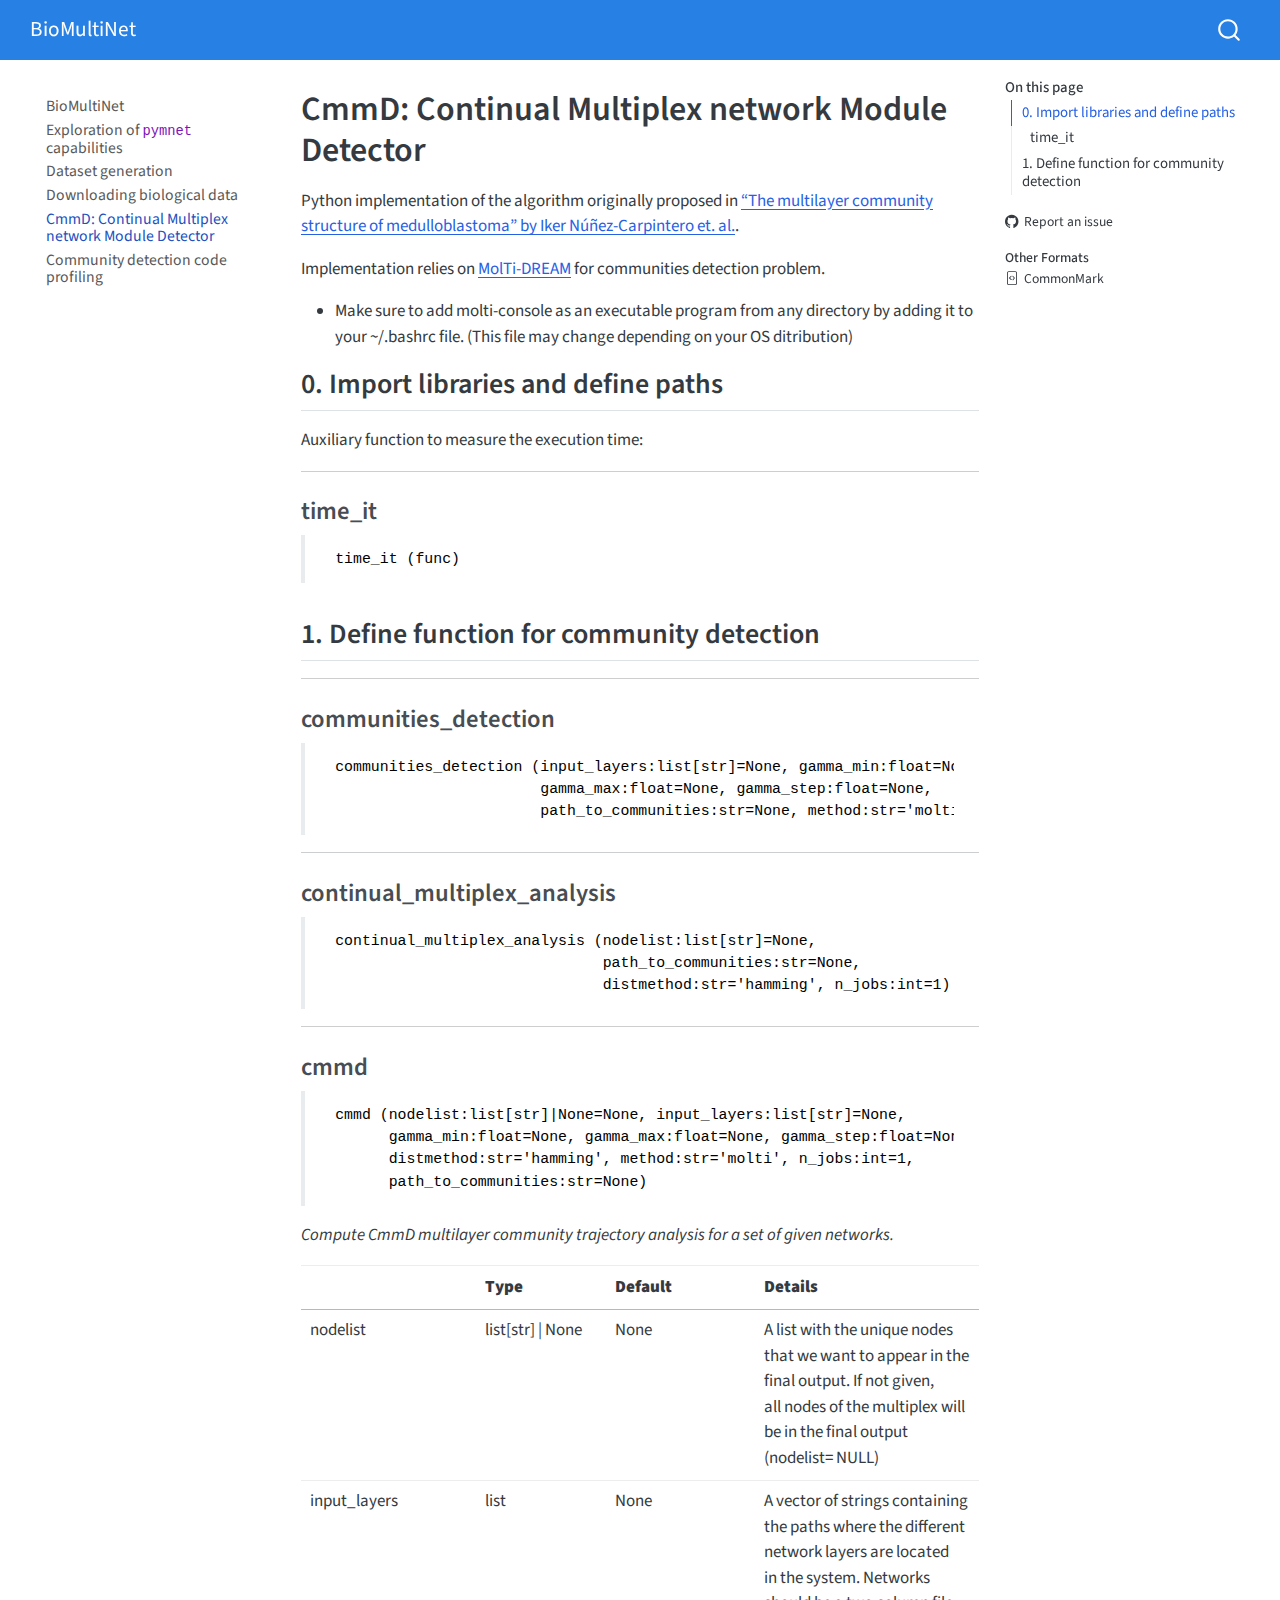
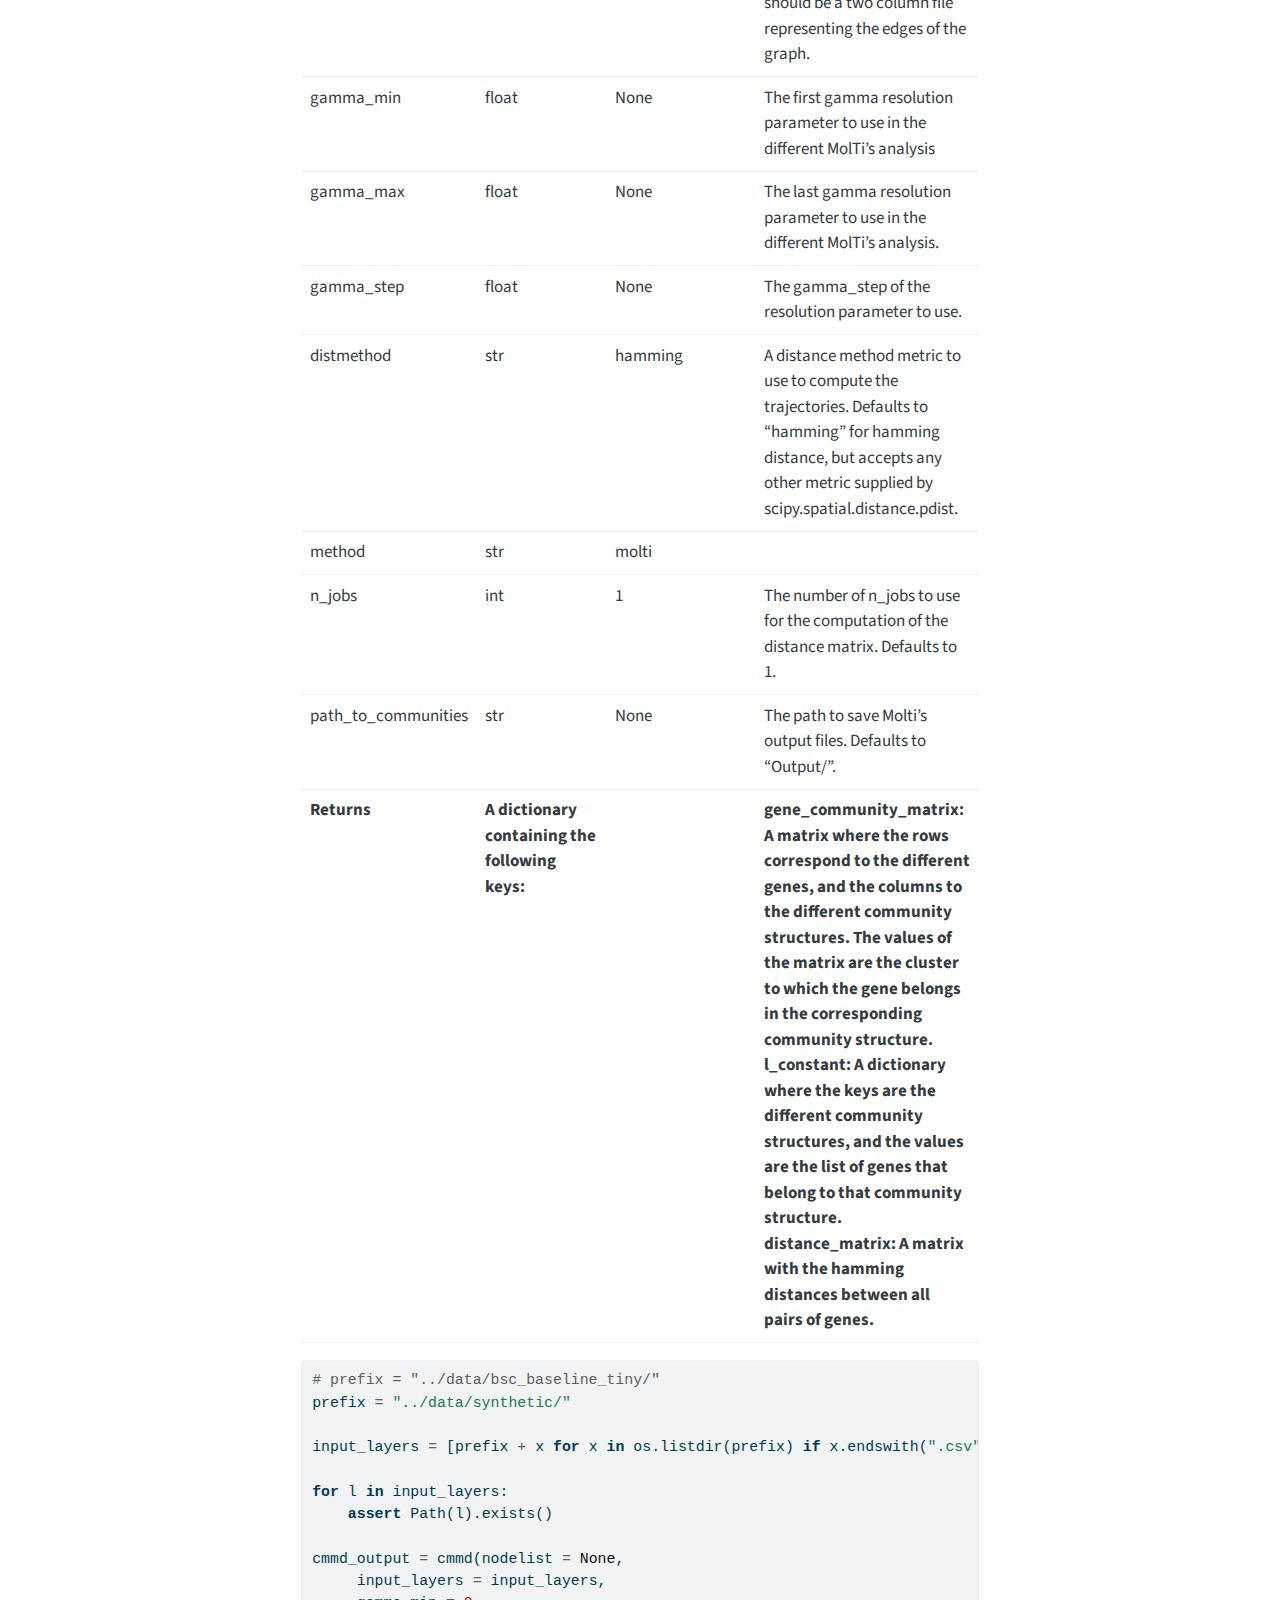
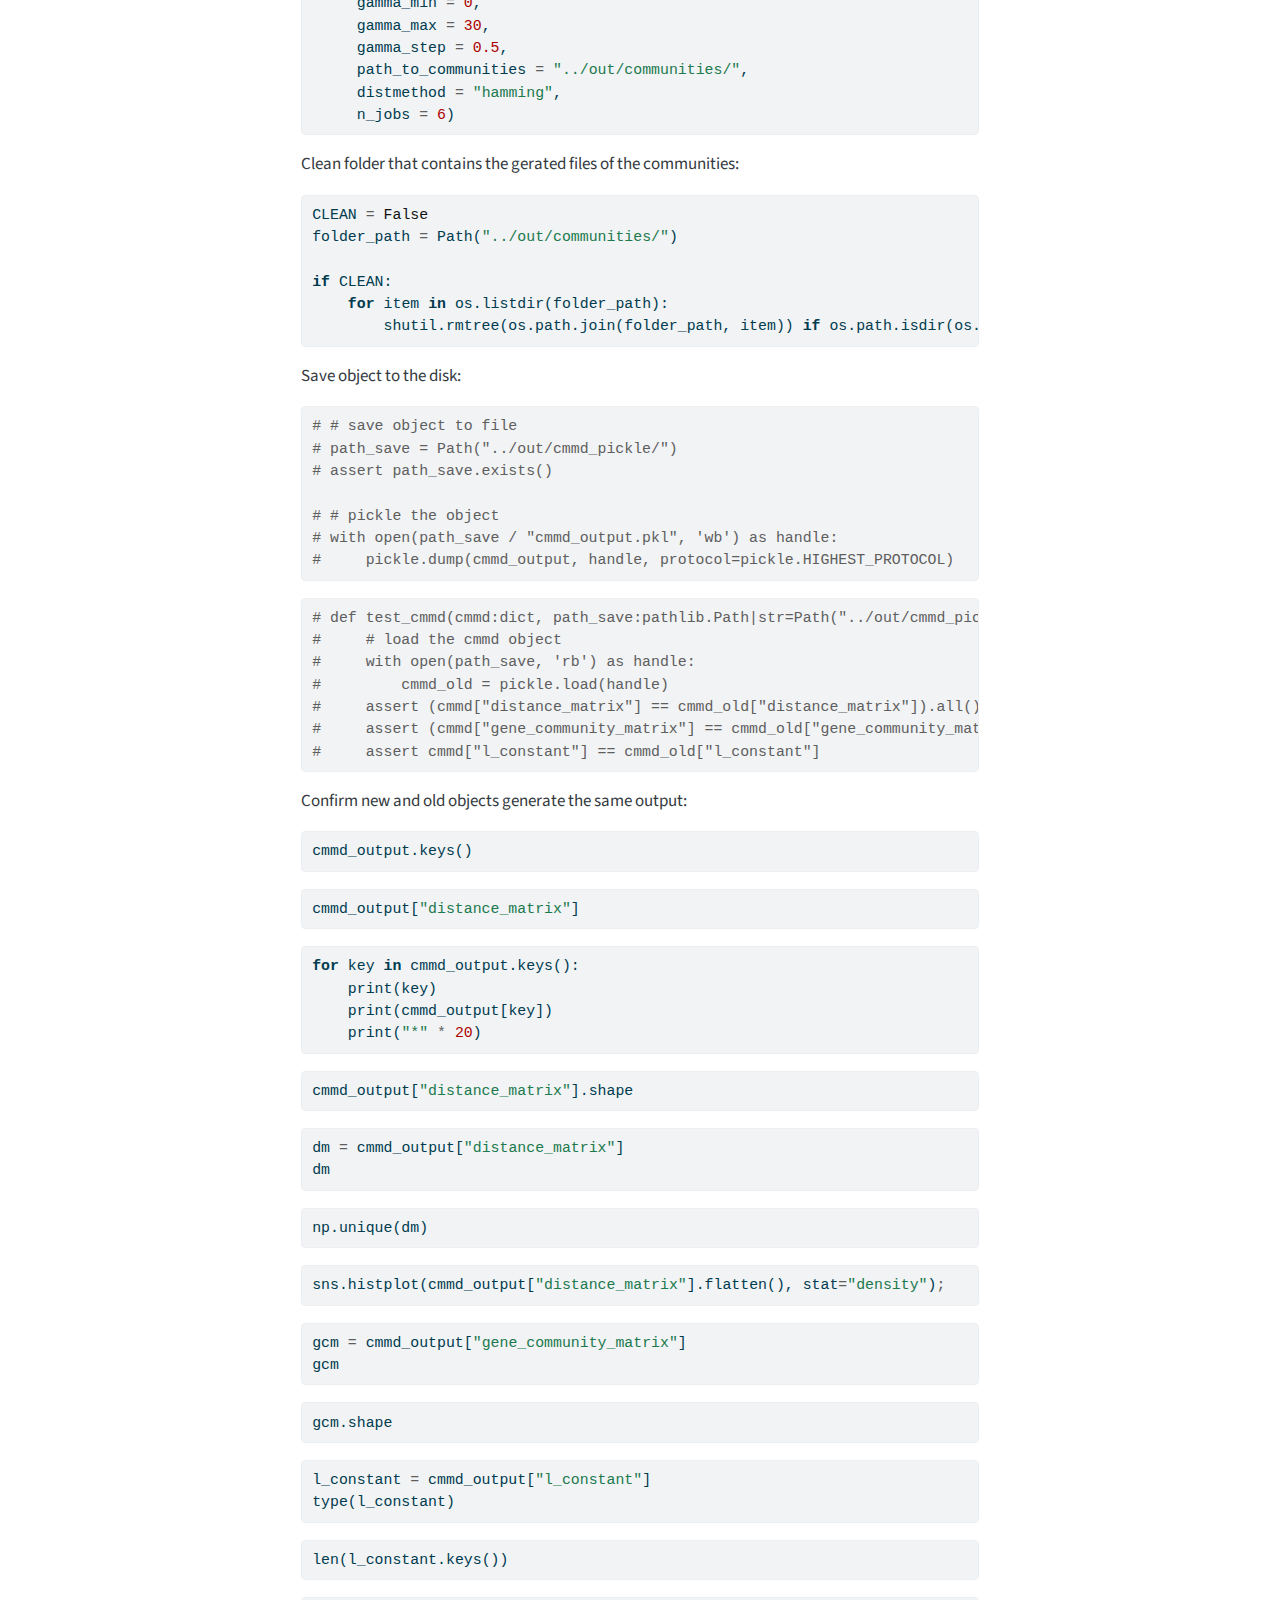
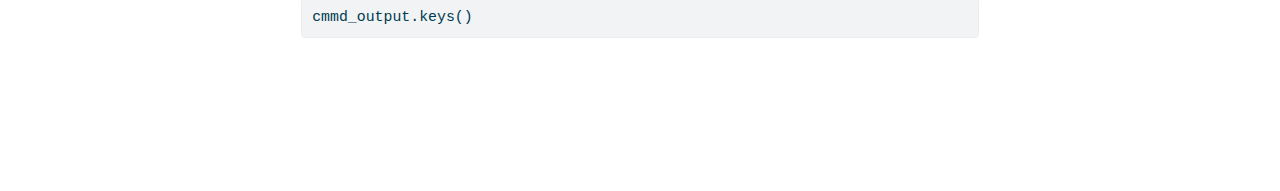
<file: docs/cmmd.html>
<!DOCTYPE html>
<html xmlns="http://www.w3.org/1999/xhtml" lang="en" xml:lang="en"><head>

<meta charset="utf-8">
<meta name="generator" content="quarto-1.5.57">

<meta name="viewport" content="width=device-width, initial-scale=1.0, user-scalable=yes">


<title>CmmD: Continual Multiplex network Module Detector – BioMultiNet</title>
<style>
code{white-space: pre-wrap;}
span.smallcaps{font-variant: small-caps;}
div.columns{display: flex; gap: min(4vw, 1.5em);}
div.column{flex: auto; overflow-x: auto;}
div.hanging-indent{margin-left: 1.5em; text-indent: -1.5em;}
ul.task-list{list-style: none;}
ul.task-list li input[type="checkbox"] {
  width: 0.8em;
  margin: 0 0.8em 0.2em -1em; /* quarto-specific, see https://github.com/quarto-dev/quarto-cli/issues/4556 */ 
  vertical-align: middle;
}
/* CSS for syntax highlighting */
pre > code.sourceCode { white-space: pre; position: relative; }
pre > code.sourceCode > span { line-height: 1.25; }
pre > code.sourceCode > span:empty { height: 1.2em; }
.sourceCode { overflow: visible; }
code.sourceCode > span { color: inherit; text-decoration: inherit; }
div.sourceCode { margin: 1em 0; }
pre.sourceCode { margin: 0; }
@media screen {
div.sourceCode { overflow: auto; }
}
@media print {
pre > code.sourceCode { white-space: pre-wrap; }
pre > code.sourceCode > span { display: inline-block; text-indent: -5em; padding-left: 5em; }
}
pre.numberSource code
  { counter-reset: source-line 0; }
pre.numberSource code > span
  { position: relative; left: -4em; counter-increment: source-line; }
pre.numberSource code > span > a:first-child::before
  { content: counter(source-line);
    position: relative; left: -1em; text-align: right; vertical-align: baseline;
    border: none; display: inline-block;
    -webkit-touch-callout: none; -webkit-user-select: none;
    -khtml-user-select: none; -moz-user-select: none;
    -ms-user-select: none; user-select: none;
    padding: 0 4px; width: 4em;
  }
pre.numberSource { margin-left: 3em;  padding-left: 4px; }
div.sourceCode
  {   }
@media screen {
pre > code.sourceCode > span > a:first-child::before { text-decoration: underline; }
}
</style>


<script src="site_libs/quarto-nav/quarto-nav.js"></script>
<script src="site_libs/quarto-nav/headroom.min.js"></script>
<script src="site_libs/clipboard/clipboard.min.js"></script>
<script src="site_libs/quarto-search/autocomplete.umd.js"></script>
<script src="site_libs/quarto-search/fuse.min.js"></script>
<script src="site_libs/quarto-search/quarto-search.js"></script>
<meta name="quarto:offset" content="./">
<script src="site_libs/quarto-html/quarto.js"></script>
<script src="site_libs/quarto-html/popper.min.js"></script>
<script src="site_libs/quarto-html/tippy.umd.min.js"></script>
<script src="site_libs/quarto-html/anchor.min.js"></script>
<link href="site_libs/quarto-html/tippy.css" rel="stylesheet">
<link href="site_libs/quarto-html/quarto-syntax-highlighting.css" rel="stylesheet" id="quarto-text-highlighting-styles">
<script src="site_libs/bootstrap/bootstrap.min.js"></script>
<link href="site_libs/bootstrap/bootstrap-icons.css" rel="stylesheet">
<link href="site_libs/bootstrap/bootstrap.min.css" rel="stylesheet" id="quarto-bootstrap" data-mode="light">
<script id="quarto-search-options" type="application/json">{
  "location": "navbar",
  "copy-button": false,
  "collapse-after": 3,
  "panel-placement": "end",
  "type": "overlay",
  "limit": 50,
  "keyboard-shortcut": [
    "f",
    "/",
    "s"
  ],
  "show-item-context": false,
  "language": {
    "search-no-results-text": "No results",
    "search-matching-documents-text": "matching documents",
    "search-copy-link-title": "Copy link to search",
    "search-hide-matches-text": "Hide additional matches",
    "search-more-match-text": "more match in this document",
    "search-more-matches-text": "more matches in this document",
    "search-clear-button-title": "Clear",
    "search-text-placeholder": "",
    "search-detached-cancel-button-title": "Cancel",
    "search-submit-button-title": "Submit",
    "search-label": "Search"
  }
}</script>


<link rel="stylesheet" href="styles.css">
<meta property="og:title" content="CmmD: Continual Multiplex network Module Detector – BioMultiNet">
<meta property="og:description" content="Applying multilayer networks to Life Science problems.">
<meta property="og:site_name" content="BioMultiNet">
<meta name="twitter:title" content="CmmD: Continual Multiplex network Module Detector – BioMultiNet">
<meta name="twitter:description" content="Applying multilayer networks to Life Science problems.">
<meta name="twitter:card" content="summary">
</head>

<body class="nav-sidebar floating nav-fixed">

<div id="quarto-search-results"></div>
  <header id="quarto-header" class="headroom fixed-top">
    <nav class="navbar navbar-expand-lg " data-bs-theme="dark">
      <div class="navbar-container container-fluid">
      <div class="navbar-brand-container mx-auto">
    <a class="navbar-brand" href="./index.html">
    <span class="navbar-title">BioMultiNet</span>
    </a>
  </div>
        <div class="quarto-navbar-tools tools-end">
</div>
          <div id="quarto-search" class="" title="Search"></div>
      </div> <!-- /container-fluid -->
    </nav>
  <nav class="quarto-secondary-nav">
    <div class="container-fluid d-flex">
      <button type="button" class="quarto-btn-toggle btn" data-bs-toggle="collapse" role="button" data-bs-target=".quarto-sidebar-collapse-item" aria-controls="quarto-sidebar" aria-expanded="false" aria-label="Toggle sidebar navigation" onclick="if (window.quartoToggleHeadroom) { window.quartoToggleHeadroom(); }">
        <i class="bi bi-layout-text-sidebar-reverse"></i>
      </button>
        <nav class="quarto-page-breadcrumbs" aria-label="breadcrumb"><ol class="breadcrumb"><li class="breadcrumb-item"><a href="./cmmd.html">CmmD: Continual Multiplex network Module Detector</a></li></ol></nav>
        <a class="flex-grow-1" role="navigation" data-bs-toggle="collapse" data-bs-target=".quarto-sidebar-collapse-item" aria-controls="quarto-sidebar" aria-expanded="false" aria-label="Toggle sidebar navigation" onclick="if (window.quartoToggleHeadroom) { window.quartoToggleHeadroom(); }">      
        </a>
    </div>
  </nav>
</header>
<!-- content -->
<div id="quarto-content" class="quarto-container page-columns page-rows-contents page-layout-article page-navbar">
<!-- sidebar -->
  <nav id="quarto-sidebar" class="sidebar collapse collapse-horizontal quarto-sidebar-collapse-item sidebar-navigation floating overflow-auto">
    <div class="sidebar-menu-container"> 
    <ul class="list-unstyled mt-1">
        <li class="sidebar-item">
  <div class="sidebar-item-container"> 
  <a href="./index.html" class="sidebar-item-text sidebar-link">
 <span class="menu-text">BioMultiNet</span></a>
  </div>
</li>
        <li class="sidebar-item">
  <div class="sidebar-item-container"> 
  <a href="./explore_pymnet.html" class="sidebar-item-text sidebar-link">
 <span class="menu-text">Exploration of <code>pymnet</code> capabilities</span></a>
  </div>
</li>
        <li class="sidebar-item">
  <div class="sidebar-item-container"> 
  <a href="./generate_data.html" class="sidebar-item-text sidebar-link">
 <span class="menu-text">Dataset generation</span></a>
  </div>
</li>
        <li class="sidebar-item">
  <div class="sidebar-item-container"> 
  <a href="./download_data.html" class="sidebar-item-text sidebar-link">
 <span class="menu-text">Downloading biological data</span></a>
  </div>
</li>
        <li class="sidebar-item">
  <div class="sidebar-item-container"> 
  <a href="./cmmd.html" class="sidebar-item-text sidebar-link active">
 <span class="menu-text">CmmD: Continual Multiplex network Module Detector</span></a>
  </div>
</li>
        <li class="sidebar-item">
  <div class="sidebar-item-container"> 
  <a href="./code_profiling.html" class="sidebar-item-text sidebar-link">
 <span class="menu-text">Community detection code profiling</span></a>
  </div>
</li>
    </ul>
    </div>
</nav>
<div id="quarto-sidebar-glass" class="quarto-sidebar-collapse-item" data-bs-toggle="collapse" data-bs-target=".quarto-sidebar-collapse-item"></div>
<!-- margin-sidebar -->
    <div id="quarto-margin-sidebar" class="sidebar margin-sidebar">
        <nav id="TOC" role="doc-toc" class="toc-active">
    <h2 id="toc-title">On this page</h2>
   
  <ul>
  <li><a href="#import-libraries-and-define-paths" id="toc-import-libraries-and-define-paths" class="nav-link active" data-scroll-target="#import-libraries-and-define-paths">0. Import libraries and define paths</a>
  <ul class="collapse">
  <li><a href="#time_it" id="toc-time_it" class="nav-link" data-scroll-target="#time_it">time_it</a></li>
  </ul></li>
  <li><a href="#define-function-for-community-detection" id="toc-define-function-for-community-detection" class="nav-link" data-scroll-target="#define-function-for-community-detection">1. Define function for community detection</a>
  <ul class="collapse">
  <li><a href="#communities_detection" id="toc-communities_detection" class="nav-link" data-scroll-target="#communities_detection">communities_detection</a></li>
  <li><a href="#continual_multiplex_analysis" id="toc-continual_multiplex_analysis" class="nav-link" data-scroll-target="#continual_multiplex_analysis">continual_multiplex_analysis</a></li>
  <li><a href="#cmmd" id="toc-cmmd" class="nav-link" data-scroll-target="#cmmd">cmmd</a></li>
  </ul></li>
  </ul>
<div class="toc-actions"><ul><li><a href="https://github.com/CalmScout/BioMultiNet/issues/new" class="toc-action"><i class="bi bi-github"></i>Report an issue</a></li></ul></div><div class="quarto-alternate-formats"><h2>Other Formats</h2><ul><li><a href="cmmd.html.md"><i class="bi bi-file-code"></i>CommonMark</a></li></ul></div></nav>
    </div>
<!-- main -->
<main class="content" id="quarto-document-content">

<header id="title-block-header" class="quarto-title-block default">
<div class="quarto-title">
<h1 class="title">CmmD: Continual Multiplex network Module Detector</h1>
</div>



<div class="quarto-title-meta">

    
  
    
  </div>
  


</header>


<!-- WARNING: THIS FILE WAS AUTOGENERATED! DO NOT EDIT! -->
<p>Python implementation of the algorithm originally proposed in <a href="https://www.sciencedirect.com/science/article/pii/S2589004221003333">“The multilayer community structure of medulloblastoma” by Iker Núñez-Carpintero et. al.</a>.</p>
<p>Implementation relies on <a href="https://github.com/gilles-didier/MolTi-DREAM">MolTi-DREAM</a> for communities detection problem.</p>
<ul>
<li>Make sure to add molti-console as an executable program from any directory by adding it to your ~/.bashrc file. (This file may change depending on your OS ditribution)</li>
</ul>
<section id="import-libraries-and-define-paths" class="level2">
<h2 class="anchored" data-anchor-id="import-libraries-and-define-paths">0. Import libraries and define paths</h2>
<p>Auxiliary function to measure the execution time:</p>
<hr>
<section id="time_it" class="level3">
<h3 class="anchored" data-anchor-id="time_it">time_it</h3>
<blockquote class="blockquote">
<pre><code> time_it (func)</code></pre>
</blockquote>
</section>
</section>
<section id="define-function-for-community-detection" class="level2">
<h2 class="anchored" data-anchor-id="define-function-for-community-detection">1. Define function for community detection</h2>
<hr>
<section id="communities_detection" class="level3">
<h3 class="anchored" data-anchor-id="communities_detection">communities_detection</h3>
<blockquote class="blockquote">
<pre><code> communities_detection (input_layers:list[str]=None, gamma_min:float=None,
                        gamma_max:float=None, gamma_step:float=None,
                        path_to_communities:str=None, method:str='molti')</code></pre>
</blockquote>
<hr>
</section>
<section id="continual_multiplex_analysis" class="level3">
<h3 class="anchored" data-anchor-id="continual_multiplex_analysis">continual_multiplex_analysis</h3>
<blockquote class="blockquote">
<pre><code> continual_multiplex_analysis (nodelist:list[str]=None,
                               path_to_communities:str=None,
                               distmethod:str='hamming', n_jobs:int=1)</code></pre>
</blockquote>
<hr>
</section>
<section id="cmmd" class="level3">
<h3 class="anchored" data-anchor-id="cmmd">cmmd</h3>
<blockquote class="blockquote">
<pre><code> cmmd (nodelist:list[str]|None=None, input_layers:list[str]=None,
       gamma_min:float=None, gamma_max:float=None, gamma_step:float=None,
       distmethod:str='hamming', method:str='molti', n_jobs:int=1,
       path_to_communities:str=None)</code></pre>
</blockquote>
<p><em>Compute CmmD multilayer community trajectory analysis for a set of given networks.</em></p>
<table class="caption-top table">
<colgroup>
<col style="width: 6%">
<col style="width: 25%">
<col style="width: 34%">
<col style="width: 34%">
</colgroup>
<thead>
<tr class="header">
<th></th>
<th><strong>Type</strong></th>
<th><strong>Default</strong></th>
<th><strong>Details</strong></th>
</tr>
</thead>
<tbody>
<tr class="odd">
<td>nodelist</td>
<td>list[str] | None</td>
<td>None</td>
<td>A list with the unique nodes that we want to appear in the final output. If not given,<br>all nodes of the multiplex will be in the final output (nodelist= NULL)</td>
</tr>
<tr class="even">
<td>input_layers</td>
<td>list</td>
<td>None</td>
<td>A vector of strings containing the paths where the different network layers are located<br>in the system. Networks should be a two column file representing the edges of the graph.</td>
</tr>
<tr class="odd">
<td>gamma_min</td>
<td>float</td>
<td>None</td>
<td>The first gamma resolution parameter to use in the different MolTi’s analysis</td>
</tr>
<tr class="even">
<td>gamma_max</td>
<td>float</td>
<td>None</td>
<td>The last gamma resolution parameter to use in the different MolTi’s analysis.</td>
</tr>
<tr class="odd">
<td>gamma_step</td>
<td>float</td>
<td>None</td>
<td>The gamma_step of the resolution parameter to use.</td>
</tr>
<tr class="even">
<td>distmethod</td>
<td>str</td>
<td>hamming</td>
<td>A distance method metric to use to compute the trajectories. Defaults to “hamming” for hamming<br>distance, but accepts any other metric supplied by scipy.spatial.distance.pdist.</td>
</tr>
<tr class="odd">
<td>method</td>
<td>str</td>
<td>molti</td>
<td></td>
</tr>
<tr class="even">
<td>n_jobs</td>
<td>int</td>
<td>1</td>
<td>The number of n_jobs to use for the computation of the distance matrix. Defaults to 1.</td>
</tr>
<tr class="odd">
<td>path_to_communities</td>
<td>str</td>
<td>None</td>
<td>The path to save Molti’s output files. Defaults to “Output/”.</td>
</tr>
<tr class="even">
<td><strong>Returns</strong></td>
<td><strong>A dictionary containing the following keys:</strong></td>
<td></td>
<td><strong>gene_community_matrix: A matrix where the rows correspond to the different genes, and the columns to the different community structures. The values of the matrix are the cluster to which the gene belongs in the corresponding community structure.<br>l_constant: A dictionary where the keys are the different community structures, and the values are the list of genes that belong to that community structure.<br>distance_matrix: A matrix with the hamming distances between all pairs of genes.</strong></td>
</tr>
</tbody>
</table>
<div id="cell-10" class="cell">
<div class="sourceCode cell-code" id="cb5"><pre class="sourceCode python code-with-copy"><code class="sourceCode python"><span id="cb5-1"><a href="#cb5-1" aria-hidden="true" tabindex="-1"></a><span class="co"># prefix = "../data/bsc_baseline_tiny/"</span></span>
<span id="cb5-2"><a href="#cb5-2" aria-hidden="true" tabindex="-1"></a>prefix <span class="op">=</span> <span class="st">"../data/synthetic/"</span></span>
<span id="cb5-3"><a href="#cb5-3" aria-hidden="true" tabindex="-1"></a></span>
<span id="cb5-4"><a href="#cb5-4" aria-hidden="true" tabindex="-1"></a>input_layers <span class="op">=</span> [prefix <span class="op">+</span> x <span class="cf">for</span> x <span class="kw">in</span> os.listdir(prefix) <span class="cf">if</span> x.endswith(<span class="st">".csv"</span>)]</span>
<span id="cb5-5"><a href="#cb5-5" aria-hidden="true" tabindex="-1"></a></span>
<span id="cb5-6"><a href="#cb5-6" aria-hidden="true" tabindex="-1"></a><span class="cf">for</span> l <span class="kw">in</span> input_layers:</span>
<span id="cb5-7"><a href="#cb5-7" aria-hidden="true" tabindex="-1"></a>    <span class="cf">assert</span> Path(l).exists()</span>
<span id="cb5-8"><a href="#cb5-8" aria-hidden="true" tabindex="-1"></a></span>
<span id="cb5-9"><a href="#cb5-9" aria-hidden="true" tabindex="-1"></a>cmmd_output <span class="op">=</span> cmmd(nodelist <span class="op">=</span> <span class="va">None</span>,</span>
<span id="cb5-10"><a href="#cb5-10" aria-hidden="true" tabindex="-1"></a>     input_layers <span class="op">=</span> input_layers,</span>
<span id="cb5-11"><a href="#cb5-11" aria-hidden="true" tabindex="-1"></a>     gamma_min <span class="op">=</span> <span class="dv">0</span>,</span>
<span id="cb5-12"><a href="#cb5-12" aria-hidden="true" tabindex="-1"></a>     gamma_max <span class="op">=</span> <span class="dv">30</span>,</span>
<span id="cb5-13"><a href="#cb5-13" aria-hidden="true" tabindex="-1"></a>     gamma_step <span class="op">=</span> <span class="fl">0.5</span>,</span>
<span id="cb5-14"><a href="#cb5-14" aria-hidden="true" tabindex="-1"></a>     path_to_communities <span class="op">=</span> <span class="st">"../out/communities/"</span>,</span>
<span id="cb5-15"><a href="#cb5-15" aria-hidden="true" tabindex="-1"></a>     distmethod <span class="op">=</span> <span class="st">"hamming"</span>,</span>
<span id="cb5-16"><a href="#cb5-16" aria-hidden="true" tabindex="-1"></a>     n_jobs <span class="op">=</span> <span class="dv">6</span>)</span></code><button title="Copy to Clipboard" class="code-copy-button"><i class="bi"></i></button></pre></div>
</div>
<p>Clean folder that contains the gerated files of the communities:</p>
<div id="cell-12" class="cell">
<div class="sourceCode cell-code" id="cb6"><pre class="sourceCode python code-with-copy"><code class="sourceCode python"><span id="cb6-1"><a href="#cb6-1" aria-hidden="true" tabindex="-1"></a>CLEAN <span class="op">=</span> <span class="va">False</span></span>
<span id="cb6-2"><a href="#cb6-2" aria-hidden="true" tabindex="-1"></a>folder_path <span class="op">=</span> Path(<span class="st">"../out/communities/"</span>)</span>
<span id="cb6-3"><a href="#cb6-3" aria-hidden="true" tabindex="-1"></a></span>
<span id="cb6-4"><a href="#cb6-4" aria-hidden="true" tabindex="-1"></a><span class="cf">if</span> CLEAN:</span>
<span id="cb6-5"><a href="#cb6-5" aria-hidden="true" tabindex="-1"></a>    <span class="cf">for</span> item <span class="kw">in</span> os.listdir(folder_path):</span>
<span id="cb6-6"><a href="#cb6-6" aria-hidden="true" tabindex="-1"></a>        shutil.rmtree(os.path.join(folder_path, item)) <span class="cf">if</span> os.path.isdir(os.path.join(folder_path, item)) <span class="cf">else</span> os.remove(os.path.join(folder_path, item))</span></code><button title="Copy to Clipboard" class="code-copy-button"><i class="bi"></i></button></pre></div>
</div>
<p>Save object to the disk:</p>
<div id="cell-14" class="cell">
<div class="sourceCode cell-code" id="cb7"><pre class="sourceCode python code-with-copy"><code class="sourceCode python"><span id="cb7-1"><a href="#cb7-1" aria-hidden="true" tabindex="-1"></a><span class="co"># # save object to file</span></span>
<span id="cb7-2"><a href="#cb7-2" aria-hidden="true" tabindex="-1"></a><span class="co"># path_save = Path("../out/cmmd_pickle/")</span></span>
<span id="cb7-3"><a href="#cb7-3" aria-hidden="true" tabindex="-1"></a><span class="co"># assert path_save.exists()</span></span>
<span id="cb7-4"><a href="#cb7-4" aria-hidden="true" tabindex="-1"></a></span>
<span id="cb7-5"><a href="#cb7-5" aria-hidden="true" tabindex="-1"></a><span class="co"># # pickle the object</span></span>
<span id="cb7-6"><a href="#cb7-6" aria-hidden="true" tabindex="-1"></a><span class="co"># with open(path_save / "cmmd_output.pkl", 'wb') as handle:</span></span>
<span id="cb7-7"><a href="#cb7-7" aria-hidden="true" tabindex="-1"></a><span class="co">#     pickle.dump(cmmd_output, handle, protocol=pickle.HIGHEST_PROTOCOL)</span></span></code><button title="Copy to Clipboard" class="code-copy-button"><i class="bi"></i></button></pre></div>
</div>
<div id="cell-15" class="cell">
<div class="sourceCode cell-code" id="cb8"><pre class="sourceCode python code-with-copy"><code class="sourceCode python"><span id="cb8-1"><a href="#cb8-1" aria-hidden="true" tabindex="-1"></a><span class="co"># def test_cmmd(cmmd:dict, path_save:pathlib.Path|str=Path("../out/cmmd_pickle/cmmd_output.pkl")) -&gt; None:</span></span>
<span id="cb8-2"><a href="#cb8-2" aria-hidden="true" tabindex="-1"></a><span class="co">#     # load the cmmd object</span></span>
<span id="cb8-3"><a href="#cb8-3" aria-hidden="true" tabindex="-1"></a><span class="co">#     with open(path_save, 'rb') as handle:</span></span>
<span id="cb8-4"><a href="#cb8-4" aria-hidden="true" tabindex="-1"></a><span class="co">#         cmmd_old = pickle.load(handle)</span></span>
<span id="cb8-5"><a href="#cb8-5" aria-hidden="true" tabindex="-1"></a><span class="co">#     assert (cmmd["distance_matrix"] == cmmd_old["distance_matrix"]).all()</span></span>
<span id="cb8-6"><a href="#cb8-6" aria-hidden="true" tabindex="-1"></a><span class="co">#     assert (cmmd["gene_community_matrix"] == cmmd_old["gene_community_matrix"]).all()</span></span>
<span id="cb8-7"><a href="#cb8-7" aria-hidden="true" tabindex="-1"></a><span class="co">#     assert cmmd["l_constant"] == cmmd_old["l_constant"]</span></span></code><button title="Copy to Clipboard" class="code-copy-button"><i class="bi"></i></button></pre></div>
</div>
<p>Confirm new and old objects generate the same output:</p>
<div id="cell-17" class="cell">
<div class="sourceCode cell-code" id="cb9"><pre class="sourceCode python code-with-copy"><code class="sourceCode python"><span id="cb9-1"><a href="#cb9-1" aria-hidden="true" tabindex="-1"></a>cmmd_output.keys()</span></code><button title="Copy to Clipboard" class="code-copy-button"><i class="bi"></i></button></pre></div>
</div>
<div id="cell-18" class="cell">
<div class="sourceCode cell-code" id="cb10"><pre class="sourceCode python code-with-copy"><code class="sourceCode python"><span id="cb10-1"><a href="#cb10-1" aria-hidden="true" tabindex="-1"></a>cmmd_output[<span class="st">"distance_matrix"</span>]</span></code><button title="Copy to Clipboard" class="code-copy-button"><i class="bi"></i></button></pre></div>
</div>
<div id="cell-19" class="cell">
<div class="sourceCode cell-code" id="cb11"><pre class="sourceCode python code-with-copy"><code class="sourceCode python"><span id="cb11-1"><a href="#cb11-1" aria-hidden="true" tabindex="-1"></a><span class="cf">for</span> key <span class="kw">in</span> cmmd_output.keys():</span>
<span id="cb11-2"><a href="#cb11-2" aria-hidden="true" tabindex="-1"></a>    <span class="bu">print</span>(key)</span>
<span id="cb11-3"><a href="#cb11-3" aria-hidden="true" tabindex="-1"></a>    <span class="bu">print</span>(cmmd_output[key])</span>
<span id="cb11-4"><a href="#cb11-4" aria-hidden="true" tabindex="-1"></a>    <span class="bu">print</span>(<span class="st">"*"</span> <span class="op">*</span> <span class="dv">20</span>)</span></code><button title="Copy to Clipboard" class="code-copy-button"><i class="bi"></i></button></pre></div>
</div>
<div id="cell-20" class="cell">
<div class="sourceCode cell-code" id="cb12"><pre class="sourceCode python code-with-copy"><code class="sourceCode python"><span id="cb12-1"><a href="#cb12-1" aria-hidden="true" tabindex="-1"></a>cmmd_output[<span class="st">"distance_matrix"</span>].shape</span></code><button title="Copy to Clipboard" class="code-copy-button"><i class="bi"></i></button></pre></div>
</div>
<div id="cell-21" class="cell">
<div class="sourceCode cell-code" id="cb13"><pre class="sourceCode python code-with-copy"><code class="sourceCode python"><span id="cb13-1"><a href="#cb13-1" aria-hidden="true" tabindex="-1"></a>dm <span class="op">=</span> cmmd_output[<span class="st">"distance_matrix"</span>]</span>
<span id="cb13-2"><a href="#cb13-2" aria-hidden="true" tabindex="-1"></a>dm</span></code><button title="Copy to Clipboard" class="code-copy-button"><i class="bi"></i></button></pre></div>
</div>
<div id="cell-22" class="cell">
<div class="sourceCode cell-code" id="cb14"><pre class="sourceCode python code-with-copy"><code class="sourceCode python"><span id="cb14-1"><a href="#cb14-1" aria-hidden="true" tabindex="-1"></a>np.unique(dm)</span></code><button title="Copy to Clipboard" class="code-copy-button"><i class="bi"></i></button></pre></div>
</div>
<div id="cell-23" class="cell">
<div class="sourceCode cell-code" id="cb15"><pre class="sourceCode python code-with-copy"><code class="sourceCode python"><span id="cb15-1"><a href="#cb15-1" aria-hidden="true" tabindex="-1"></a>sns.histplot(cmmd_output[<span class="st">"distance_matrix"</span>].flatten(), stat<span class="op">=</span><span class="st">"density"</span>)<span class="op">;</span></span></code><button title="Copy to Clipboard" class="code-copy-button"><i class="bi"></i></button></pre></div>
</div>
<div id="cell-24" class="cell">
<div class="sourceCode cell-code" id="cb16"><pre class="sourceCode python code-with-copy"><code class="sourceCode python"><span id="cb16-1"><a href="#cb16-1" aria-hidden="true" tabindex="-1"></a>gcm <span class="op">=</span> cmmd_output[<span class="st">"gene_community_matrix"</span>]</span>
<span id="cb16-2"><a href="#cb16-2" aria-hidden="true" tabindex="-1"></a>gcm</span></code><button title="Copy to Clipboard" class="code-copy-button"><i class="bi"></i></button></pre></div>
</div>
<div id="cell-25" class="cell">
<div class="sourceCode cell-code" id="cb17"><pre class="sourceCode python code-with-copy"><code class="sourceCode python"><span id="cb17-1"><a href="#cb17-1" aria-hidden="true" tabindex="-1"></a>gcm.shape</span></code><button title="Copy to Clipboard" class="code-copy-button"><i class="bi"></i></button></pre></div>
</div>
<div id="cell-26" class="cell">
<div class="sourceCode cell-code" id="cb18"><pre class="sourceCode python code-with-copy"><code class="sourceCode python"><span id="cb18-1"><a href="#cb18-1" aria-hidden="true" tabindex="-1"></a>l_constant <span class="op">=</span> cmmd_output[<span class="st">"l_constant"</span>]</span>
<span id="cb18-2"><a href="#cb18-2" aria-hidden="true" tabindex="-1"></a><span class="bu">type</span>(l_constant)</span></code><button title="Copy to Clipboard" class="code-copy-button"><i class="bi"></i></button></pre></div>
</div>
<div id="cell-27" class="cell">
<div class="sourceCode cell-code" id="cb19"><pre class="sourceCode python code-with-copy"><code class="sourceCode python"><span id="cb19-1"><a href="#cb19-1" aria-hidden="true" tabindex="-1"></a><span class="bu">len</span>(l_constant.keys())</span></code><button title="Copy to Clipboard" class="code-copy-button"><i class="bi"></i></button></pre></div>
</div>
<div id="cell-28" class="cell">
<div class="sourceCode cell-code" id="cb20"><pre class="sourceCode python code-with-copy"><code class="sourceCode python"><span id="cb20-1"><a href="#cb20-1" aria-hidden="true" tabindex="-1"></a>cmmd_output.keys()</span></code><button title="Copy to Clipboard" class="code-copy-button"><i class="bi"></i></button></pre></div>
</div>


</section>
</section>

</main> <!-- /main -->
<script id="quarto-html-after-body" type="application/javascript">
window.document.addEventListener("DOMContentLoaded", function (event) {
  const toggleBodyColorMode = (bsSheetEl) => {
    const mode = bsSheetEl.getAttribute("data-mode");
    const bodyEl = window.document.querySelector("body");
    if (mode === "dark") {
      bodyEl.classList.add("quarto-dark");
      bodyEl.classList.remove("quarto-light");
    } else {
      bodyEl.classList.add("quarto-light");
      bodyEl.classList.remove("quarto-dark");
    }
  }
  const toggleBodyColorPrimary = () => {
    const bsSheetEl = window.document.querySelector("link#quarto-bootstrap");
    if (bsSheetEl) {
      toggleBodyColorMode(bsSheetEl);
    }
  }
  toggleBodyColorPrimary();  
  const icon = "";
  const anchorJS = new window.AnchorJS();
  anchorJS.options = {
    placement: 'right',
    icon: icon
  };
  anchorJS.add('.anchored');
  const isCodeAnnotation = (el) => {
    for (const clz of el.classList) {
      if (clz.startsWith('code-annotation-')) {                     
        return true;
      }
    }
    return false;
  }
  const onCopySuccess = function(e) {
    // button target
    const button = e.trigger;
    // don't keep focus
    button.blur();
    // flash "checked"
    button.classList.add('code-copy-button-checked');
    var currentTitle = button.getAttribute("title");
    button.setAttribute("title", "Copied!");
    let tooltip;
    if (window.bootstrap) {
      button.setAttribute("data-bs-toggle", "tooltip");
      button.setAttribute("data-bs-placement", "left");
      button.setAttribute("data-bs-title", "Copied!");
      tooltip = new bootstrap.Tooltip(button, 
        { trigger: "manual", 
          customClass: "code-copy-button-tooltip",
          offset: [0, -8]});
      tooltip.show();    
    }
    setTimeout(function() {
      if (tooltip) {
        tooltip.hide();
        button.removeAttribute("data-bs-title");
        button.removeAttribute("data-bs-toggle");
        button.removeAttribute("data-bs-placement");
      }
      button.setAttribute("title", currentTitle);
      button.classList.remove('code-copy-button-checked');
    }, 1000);
    // clear code selection
    e.clearSelection();
  }
  const getTextToCopy = function(trigger) {
      const codeEl = trigger.previousElementSibling.cloneNode(true);
      for (const childEl of codeEl.children) {
        if (isCodeAnnotation(childEl)) {
          childEl.remove();
        }
      }
      return codeEl.innerText;
  }
  const clipboard = new window.ClipboardJS('.code-copy-button:not([data-in-quarto-modal])', {
    text: getTextToCopy
  });
  clipboard.on('success', onCopySuccess);
  if (window.document.getElementById('quarto-embedded-source-code-modal')) {
    // For code content inside modals, clipBoardJS needs to be initialized with a container option
    // TODO: Check when it could be a function (https://github.com/zenorocha/clipboard.js/issues/860)
    const clipboardModal = new window.ClipboardJS('.code-copy-button[data-in-quarto-modal]', {
      text: getTextToCopy,
      container: window.document.getElementById('quarto-embedded-source-code-modal')
    });
    clipboardModal.on('success', onCopySuccess);
  }
    var localhostRegex = new RegExp(/^(?:http|https):\/\/localhost\:?[0-9]*\//);
    var mailtoRegex = new RegExp(/^mailto:/);
      var filterRegex = new RegExp("https:\/\/CalmScout\.github\.io\/BioMultiNet");
    var isInternal = (href) => {
        return filterRegex.test(href) || localhostRegex.test(href) || mailtoRegex.test(href);
    }
    // Inspect non-navigation links and adorn them if external
 	var links = window.document.querySelectorAll('a[href]:not(.nav-link):not(.navbar-brand):not(.toc-action):not(.sidebar-link):not(.sidebar-item-toggle):not(.pagination-link):not(.no-external):not([aria-hidden]):not(.dropdown-item):not(.quarto-navigation-tool):not(.about-link)');
    for (var i=0; i<links.length; i++) {
      const link = links[i];
      if (!isInternal(link.href)) {
        // undo the damage that might have been done by quarto-nav.js in the case of
        // links that we want to consider external
        if (link.dataset.originalHref !== undefined) {
          link.href = link.dataset.originalHref;
        }
      }
    }
  function tippyHover(el, contentFn, onTriggerFn, onUntriggerFn) {
    const config = {
      allowHTML: true,
      maxWidth: 500,
      delay: 100,
      arrow: false,
      appendTo: function(el) {
          return el.parentElement;
      },
      interactive: true,
      interactiveBorder: 10,
      theme: 'quarto',
      placement: 'bottom-start',
    };
    if (contentFn) {
      config.content = contentFn;
    }
    if (onTriggerFn) {
      config.onTrigger = onTriggerFn;
    }
    if (onUntriggerFn) {
      config.onUntrigger = onUntriggerFn;
    }
    window.tippy(el, config); 
  }
  const noterefs = window.document.querySelectorAll('a[role="doc-noteref"]');
  for (var i=0; i<noterefs.length; i++) {
    const ref = noterefs[i];
    tippyHover(ref, function() {
      // use id or data attribute instead here
      let href = ref.getAttribute('data-footnote-href') || ref.getAttribute('href');
      try { href = new URL(href).hash; } catch {}
      const id = href.replace(/^#\/?/, "");
      const note = window.document.getElementById(id);
      if (note) {
        return note.innerHTML;
      } else {
        return "";
      }
    });
  }
  const xrefs = window.document.querySelectorAll('a.quarto-xref');
  const processXRef = (id, note) => {
    // Strip column container classes
    const stripColumnClz = (el) => {
      el.classList.remove("page-full", "page-columns");
      if (el.children) {
        for (const child of el.children) {
          stripColumnClz(child);
        }
      }
    }
    stripColumnClz(note)
    if (id === null || id.startsWith('sec-')) {
      // Special case sections, only their first couple elements
      const container = document.createElement("div");
      if (note.children && note.children.length > 2) {
        container.appendChild(note.children[0].cloneNode(true));
        for (let i = 1; i < note.children.length; i++) {
          const child = note.children[i];
          if (child.tagName === "P" && child.innerText === "") {
            continue;
          } else {
            container.appendChild(child.cloneNode(true));
            break;
          }
        }
        if (window.Quarto?.typesetMath) {
          window.Quarto.typesetMath(container);
        }
        return container.innerHTML
      } else {
        if (window.Quarto?.typesetMath) {
          window.Quarto.typesetMath(note);
        }
        return note.innerHTML;
      }
    } else {
      // Remove any anchor links if they are present
      const anchorLink = note.querySelector('a.anchorjs-link');
      if (anchorLink) {
        anchorLink.remove();
      }
      if (window.Quarto?.typesetMath) {
        window.Quarto.typesetMath(note);
      }
      // TODO in 1.5, we should make sure this works without a callout special case
      if (note.classList.contains("callout")) {
        return note.outerHTML;
      } else {
        return note.innerHTML;
      }
    }
  }
  for (var i=0; i<xrefs.length; i++) {
    const xref = xrefs[i];
    tippyHover(xref, undefined, function(instance) {
      instance.disable();
      let url = xref.getAttribute('href');
      let hash = undefined; 
      if (url.startsWith('#')) {
        hash = url;
      } else {
        try { hash = new URL(url).hash; } catch {}
      }
      if (hash) {
        const id = hash.replace(/^#\/?/, "");
        const note = window.document.getElementById(id);
        if (note !== null) {
          try {
            const html = processXRef(id, note.cloneNode(true));
            instance.setContent(html);
          } finally {
            instance.enable();
            instance.show();
          }
        } else {
          // See if we can fetch this
          fetch(url.split('#')[0])
          .then(res => res.text())
          .then(html => {
            const parser = new DOMParser();
            const htmlDoc = parser.parseFromString(html, "text/html");
            const note = htmlDoc.getElementById(id);
            if (note !== null) {
              const html = processXRef(id, note);
              instance.setContent(html);
            } 
          }).finally(() => {
            instance.enable();
            instance.show();
          });
        }
      } else {
        // See if we can fetch a full url (with no hash to target)
        // This is a special case and we should probably do some content thinning / targeting
        fetch(url)
        .then(res => res.text())
        .then(html => {
          const parser = new DOMParser();
          const htmlDoc = parser.parseFromString(html, "text/html");
          const note = htmlDoc.querySelector('main.content');
          if (note !== null) {
            // This should only happen for chapter cross references
            // (since there is no id in the URL)
            // remove the first header
            if (note.children.length > 0 && note.children[0].tagName === "HEADER") {
              note.children[0].remove();
            }
            const html = processXRef(null, note);
            instance.setContent(html);
          } 
        }).finally(() => {
          instance.enable();
          instance.show();
        });
      }
    }, function(instance) {
    });
  }
      let selectedAnnoteEl;
      const selectorForAnnotation = ( cell, annotation) => {
        let cellAttr = 'data-code-cell="' + cell + '"';
        let lineAttr = 'data-code-annotation="' +  annotation + '"';
        const selector = 'span[' + cellAttr + '][' + lineAttr + ']';
        return selector;
      }
      const selectCodeLines = (annoteEl) => {
        const doc = window.document;
        const targetCell = annoteEl.getAttribute("data-target-cell");
        const targetAnnotation = annoteEl.getAttribute("data-target-annotation");
        const annoteSpan = window.document.querySelector(selectorForAnnotation(targetCell, targetAnnotation));
        const lines = annoteSpan.getAttribute("data-code-lines").split(",");
        const lineIds = lines.map((line) => {
          return targetCell + "-" + line;
        })
        let top = null;
        let height = null;
        let parent = null;
        if (lineIds.length > 0) {
            //compute the position of the single el (top and bottom and make a div)
            const el = window.document.getElementById(lineIds[0]);
            top = el.offsetTop;
            height = el.offsetHeight;
            parent = el.parentElement.parentElement;
          if (lineIds.length > 1) {
            const lastEl = window.document.getElementById(lineIds[lineIds.length - 1]);
            const bottom = lastEl.offsetTop + lastEl.offsetHeight;
            height = bottom - top;
          }
          if (top !== null && height !== null && parent !== null) {
            // cook up a div (if necessary) and position it 
            let div = window.document.getElementById("code-annotation-line-highlight");
            if (div === null) {
              div = window.document.createElement("div");
              div.setAttribute("id", "code-annotation-line-highlight");
              div.style.position = 'absolute';
              parent.appendChild(div);
            }
            div.style.top = top - 2 + "px";
            div.style.height = height + 4 + "px";
            div.style.left = 0;
            let gutterDiv = window.document.getElementById("code-annotation-line-highlight-gutter");
            if (gutterDiv === null) {
              gutterDiv = window.document.createElement("div");
              gutterDiv.setAttribute("id", "code-annotation-line-highlight-gutter");
              gutterDiv.style.position = 'absolute';
              const codeCell = window.document.getElementById(targetCell);
              const gutter = codeCell.querySelector('.code-annotation-gutter');
              gutter.appendChild(gutterDiv);
            }
            gutterDiv.style.top = top - 2 + "px";
            gutterDiv.style.height = height + 4 + "px";
          }
          selectedAnnoteEl = annoteEl;
        }
      };
      const unselectCodeLines = () => {
        const elementsIds = ["code-annotation-line-highlight", "code-annotation-line-highlight-gutter"];
        elementsIds.forEach((elId) => {
          const div = window.document.getElementById(elId);
          if (div) {
            div.remove();
          }
        });
        selectedAnnoteEl = undefined;
      };
        // Handle positioning of the toggle
    window.addEventListener(
      "resize",
      throttle(() => {
        elRect = undefined;
        if (selectedAnnoteEl) {
          selectCodeLines(selectedAnnoteEl);
        }
      }, 10)
    );
    function throttle(fn, ms) {
    let throttle = false;
    let timer;
      return (...args) => {
        if(!throttle) { // first call gets through
            fn.apply(this, args);
            throttle = true;
        } else { // all the others get throttled
            if(timer) clearTimeout(timer); // cancel #2
            timer = setTimeout(() => {
              fn.apply(this, args);
              timer = throttle = false;
            }, ms);
        }
      };
    }
      // Attach click handler to the DT
      const annoteDls = window.document.querySelectorAll('dt[data-target-cell]');
      for (const annoteDlNode of annoteDls) {
        annoteDlNode.addEventListener('click', (event) => {
          const clickedEl = event.target;
          if (clickedEl !== selectedAnnoteEl) {
            unselectCodeLines();
            const activeEl = window.document.querySelector('dt[data-target-cell].code-annotation-active');
            if (activeEl) {
              activeEl.classList.remove('code-annotation-active');
            }
            selectCodeLines(clickedEl);
            clickedEl.classList.add('code-annotation-active');
          } else {
            // Unselect the line
            unselectCodeLines();
            clickedEl.classList.remove('code-annotation-active');
          }
        });
      }
  const findCites = (el) => {
    const parentEl = el.parentElement;
    if (parentEl) {
      const cites = parentEl.dataset.cites;
      if (cites) {
        return {
          el,
          cites: cites.split(' ')
        };
      } else {
        return findCites(el.parentElement)
      }
    } else {
      return undefined;
    }
  };
  var bibliorefs = window.document.querySelectorAll('a[role="doc-biblioref"]');
  for (var i=0; i<bibliorefs.length; i++) {
    const ref = bibliorefs[i];
    const citeInfo = findCites(ref);
    if (citeInfo) {
      tippyHover(citeInfo.el, function() {
        var popup = window.document.createElement('div');
        citeInfo.cites.forEach(function(cite) {
          var citeDiv = window.document.createElement('div');
          citeDiv.classList.add('hanging-indent');
          citeDiv.classList.add('csl-entry');
          var biblioDiv = window.document.getElementById('ref-' + cite);
          if (biblioDiv) {
            citeDiv.innerHTML = biblioDiv.innerHTML;
          }
          popup.appendChild(citeDiv);
        });
        return popup.innerHTML;
      });
    }
  }
});
</script>
</div> <!-- /content -->




<footer class="footer"><div class="nav-footer"><div class="nav-footer-center"><div class="toc-actions d-sm-block d-md-none"><ul><li><a href="https://github.com/CalmScout/BioMultiNet/issues/new" class="toc-action"><i class="bi bi-github"></i>Report an issue</a></li></ul></div></div></div></footer></body></html>
</file>
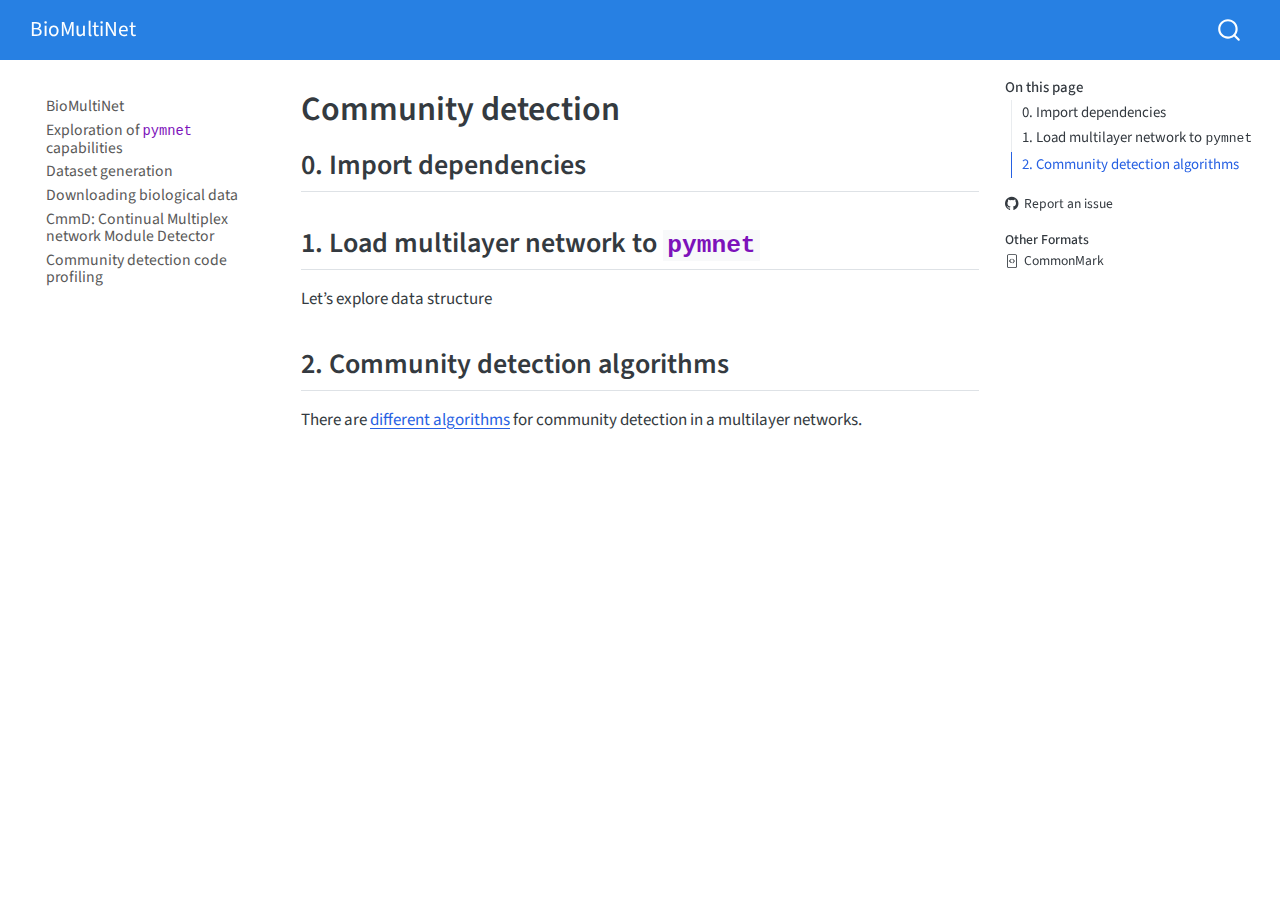
<file: docs/community_detection.html>
<!DOCTYPE html>
<html xmlns="http://www.w3.org/1999/xhtml" lang="en" xml:lang="en"><head>

<meta charset="utf-8">
<meta name="generator" content="quarto-1.5.57">

<meta name="viewport" content="width=device-width, initial-scale=1.0, user-scalable=yes">


<title>Community detection – BioMultiNet</title>
<style>
code{white-space: pre-wrap;}
span.smallcaps{font-variant: small-caps;}
div.columns{display: flex; gap: min(4vw, 1.5em);}
div.column{flex: auto; overflow-x: auto;}
div.hanging-indent{margin-left: 1.5em; text-indent: -1.5em;}
ul.task-list{list-style: none;}
ul.task-list li input[type="checkbox"] {
  width: 0.8em;
  margin: 0 0.8em 0.2em -1em; /* quarto-specific, see https://github.com/quarto-dev/quarto-cli/issues/4556 */ 
  vertical-align: middle;
}
</style>


<script src="site_libs/quarto-nav/quarto-nav.js"></script>
<script src="site_libs/quarto-nav/headroom.min.js"></script>
<script src="site_libs/clipboard/clipboard.min.js"></script>
<script src="site_libs/quarto-search/autocomplete.umd.js"></script>
<script src="site_libs/quarto-search/fuse.min.js"></script>
<script src="site_libs/quarto-search/quarto-search.js"></script>
<meta name="quarto:offset" content="./">
<script src="site_libs/quarto-html/quarto.js"></script>
<script src="site_libs/quarto-html/popper.min.js"></script>
<script src="site_libs/quarto-html/tippy.umd.min.js"></script>
<script src="site_libs/quarto-html/anchor.min.js"></script>
<link href="site_libs/quarto-html/tippy.css" rel="stylesheet">
<link href="site_libs/quarto-html/quarto-syntax-highlighting.css" rel="stylesheet" id="quarto-text-highlighting-styles">
<script src="site_libs/bootstrap/bootstrap.min.js"></script>
<link href="site_libs/bootstrap/bootstrap-icons.css" rel="stylesheet">
<link href="site_libs/bootstrap/bootstrap.min.css" rel="stylesheet" id="quarto-bootstrap" data-mode="light">
<script id="quarto-search-options" type="application/json">{
  "location": "navbar",
  "copy-button": false,
  "collapse-after": 3,
  "panel-placement": "end",
  "type": "overlay",
  "limit": 50,
  "keyboard-shortcut": [
    "f",
    "/",
    "s"
  ],
  "show-item-context": false,
  "language": {
    "search-no-results-text": "No results",
    "search-matching-documents-text": "matching documents",
    "search-copy-link-title": "Copy link to search",
    "search-hide-matches-text": "Hide additional matches",
    "search-more-match-text": "more match in this document",
    "search-more-matches-text": "more matches in this document",
    "search-clear-button-title": "Clear",
    "search-text-placeholder": "",
    "search-detached-cancel-button-title": "Cancel",
    "search-submit-button-title": "Submit",
    "search-label": "Search"
  }
}</script>


<link rel="stylesheet" href="styles.css">
<meta property="og:title" content="Community detection – BioMultiNet">
<meta property="og:description" content="Applying multilayer networks to Life Science problems.">
<meta property="og:site_name" content="BioMultiNet">
<meta name="twitter:title" content="Community detection – BioMultiNet">
<meta name="twitter:description" content="Applying multilayer networks to Life Science problems.">
<meta name="twitter:card" content="summary">
</head>

<body class="nav-sidebar floating nav-fixed">

<div id="quarto-search-results"></div>
  <header id="quarto-header" class="headroom fixed-top">
    <nav class="navbar navbar-expand-lg " data-bs-theme="dark">
      <div class="navbar-container container-fluid">
      <div class="navbar-brand-container mx-auto">
    <a class="navbar-brand" href="./index.html">
    <span class="navbar-title">BioMultiNet</span>
    </a>
  </div>
        <div class="quarto-navbar-tools tools-end">
</div>
          <div id="quarto-search" class="" title="Search"></div>
      </div> <!-- /container-fluid -->
    </nav>
  <nav class="quarto-secondary-nav">
    <div class="container-fluid d-flex">
      <button type="button" class="quarto-btn-toggle btn" data-bs-toggle="collapse" role="button" data-bs-target=".quarto-sidebar-collapse-item" aria-controls="quarto-sidebar" aria-expanded="false" aria-label="Toggle sidebar navigation" onclick="if (window.quartoToggleHeadroom) { window.quartoToggleHeadroom(); }">
        <i class="bi bi-layout-text-sidebar-reverse"></i>
      </button>
        <nav class="quarto-page-breadcrumbs" aria-label="breadcrumb"><ol class="breadcrumb"><li class="breadcrumb-item">Community detection</li></ol></nav>
        <a class="flex-grow-1" role="navigation" data-bs-toggle="collapse" data-bs-target=".quarto-sidebar-collapse-item" aria-controls="quarto-sidebar" aria-expanded="false" aria-label="Toggle sidebar navigation" onclick="if (window.quartoToggleHeadroom) { window.quartoToggleHeadroom(); }">      
        </a>
    </div>
  </nav>
</header>
<!-- content -->
<div id="quarto-content" class="quarto-container page-columns page-rows-contents page-layout-article page-navbar">
<!-- sidebar -->
  <nav id="quarto-sidebar" class="sidebar collapse collapse-horizontal quarto-sidebar-collapse-item sidebar-navigation floating overflow-auto">
    <div class="sidebar-menu-container"> 
    <ul class="list-unstyled mt-1">
        <li class="sidebar-item">
  <div class="sidebar-item-container"> 
  <a href="./index.html" class="sidebar-item-text sidebar-link">
 <span class="menu-text">BioMultiNet</span></a>
  </div>
</li>
        <li class="sidebar-item">
  <div class="sidebar-item-container"> 
  <a href="./explore_pymnet.html" class="sidebar-item-text sidebar-link">
 <span class="menu-text">Exploration of <code>pymnet</code> capabilities</span></a>
  </div>
</li>
        <li class="sidebar-item">
  <div class="sidebar-item-container"> 
  <a href="./generate_data.html" class="sidebar-item-text sidebar-link">
 <span class="menu-text">Dataset generation</span></a>
  </div>
</li>
        <li class="sidebar-item">
  <div class="sidebar-item-container"> 
  <a href="./download_data.html" class="sidebar-item-text sidebar-link">
 <span class="menu-text">Downloading biological data</span></a>
  </div>
</li>
        <li class="sidebar-item">
  <div class="sidebar-item-container"> 
  <a href="./cmmd.html" class="sidebar-item-text sidebar-link">
 <span class="menu-text">CmmD: Continual Multiplex network Module Detector</span></a>
  </div>
</li>
        <li class="sidebar-item">
  <div class="sidebar-item-container"> 
  <a href="./code_profiling.html" class="sidebar-item-text sidebar-link">
 <span class="menu-text">Community detection code profiling</span></a>
  </div>
</li>
    </ul>
    </div>
</nav>
<div id="quarto-sidebar-glass" class="quarto-sidebar-collapse-item" data-bs-toggle="collapse" data-bs-target=".quarto-sidebar-collapse-item"></div>
<!-- margin-sidebar -->
    <div id="quarto-margin-sidebar" class="sidebar margin-sidebar">
        <nav id="TOC" role="doc-toc" class="toc-active">
    <h2 id="toc-title">On this page</h2>
   
  <ul>
  <li><a href="#import-dependencies" id="toc-import-dependencies" class="nav-link active" data-scroll-target="#import-dependencies">0. Import dependencies</a></li>
  <li><a href="#load-multilayer-network-to-pymnet" id="toc-load-multilayer-network-to-pymnet" class="nav-link" data-scroll-target="#load-multilayer-network-to-pymnet">1. Load multilayer network to <code>pymnet</code></a></li>
  <li><a href="#community-detection-algorithms" id="toc-community-detection-algorithms" class="nav-link" data-scroll-target="#community-detection-algorithms">2. Community detection algorithms</a></li>
  </ul>
<div class="toc-actions"><ul><li><a href="https://github.com/CalmScout/BioMultiNet/issues/new" class="toc-action"><i class="bi bi-github"></i>Report an issue</a></li></ul></div><div class="quarto-alternate-formats"><h2>Other Formats</h2><ul><li><a href="community_detection.html.md"><i class="bi bi-file-code"></i>CommonMark</a></li></ul></div></nav>
    </div>
<!-- main -->
<main class="content" id="quarto-document-content">

<header id="title-block-header" class="quarto-title-block default">
<div class="quarto-title">
<h1 class="title">Community detection</h1>
</div>



<div class="quarto-title-meta">

    
  
    
  </div>
  


</header>


<!-- WARNING: THIS FILE WAS AUTOGENERATED! DO NOT EDIT! -->
<section id="import-dependencies" class="level2">
<h2 class="anchored" data-anchor-id="import-dependencies">0. Import dependencies</h2>
</section>
<section id="load-multilayer-network-to-pymnet" class="level2">
<h2 class="anchored" data-anchor-id="load-multilayer-network-to-pymnet">1. Load multilayer network to <code>pymnet</code></h2>
<p>Let’s explore data structure</p>
</section>
<section id="community-detection-algorithms" class="level2">
<h2 class="anchored" data-anchor-id="community-detection-algorithms">2. Community detection algorithms</h2>
<p>There are <a href="https://link.springer.com/article/10.1007/s10618-020-00716-6">different algorithms</a> for community detection in a multilayer networks.</p>


</section>

</main> <!-- /main -->
<script id="quarto-html-after-body" type="application/javascript">
window.document.addEventListener("DOMContentLoaded", function (event) {
  const toggleBodyColorMode = (bsSheetEl) => {
    const mode = bsSheetEl.getAttribute("data-mode");
    const bodyEl = window.document.querySelector("body");
    if (mode === "dark") {
      bodyEl.classList.add("quarto-dark");
      bodyEl.classList.remove("quarto-light");
    } else {
      bodyEl.classList.add("quarto-light");
      bodyEl.classList.remove("quarto-dark");
    }
  }
  const toggleBodyColorPrimary = () => {
    const bsSheetEl = window.document.querySelector("link#quarto-bootstrap");
    if (bsSheetEl) {
      toggleBodyColorMode(bsSheetEl);
    }
  }
  toggleBodyColorPrimary();  
  const icon = "";
  const anchorJS = new window.AnchorJS();
  anchorJS.options = {
    placement: 'right',
    icon: icon
  };
  anchorJS.add('.anchored');
  const isCodeAnnotation = (el) => {
    for (const clz of el.classList) {
      if (clz.startsWith('code-annotation-')) {                     
        return true;
      }
    }
    return false;
  }
  const onCopySuccess = function(e) {
    // button target
    const button = e.trigger;
    // don't keep focus
    button.blur();
    // flash "checked"
    button.classList.add('code-copy-button-checked');
    var currentTitle = button.getAttribute("title");
    button.setAttribute("title", "Copied!");
    let tooltip;
    if (window.bootstrap) {
      button.setAttribute("data-bs-toggle", "tooltip");
      button.setAttribute("data-bs-placement", "left");
      button.setAttribute("data-bs-title", "Copied!");
      tooltip = new bootstrap.Tooltip(button, 
        { trigger: "manual", 
          customClass: "code-copy-button-tooltip",
          offset: [0, -8]});
      tooltip.show();    
    }
    setTimeout(function() {
      if (tooltip) {
        tooltip.hide();
        button.removeAttribute("data-bs-title");
        button.removeAttribute("data-bs-toggle");
        button.removeAttribute("data-bs-placement");
      }
      button.setAttribute("title", currentTitle);
      button.classList.remove('code-copy-button-checked');
    }, 1000);
    // clear code selection
    e.clearSelection();
  }
  const getTextToCopy = function(trigger) {
      const codeEl = trigger.previousElementSibling.cloneNode(true);
      for (const childEl of codeEl.children) {
        if (isCodeAnnotation(childEl)) {
          childEl.remove();
        }
      }
      return codeEl.innerText;
  }
  const clipboard = new window.ClipboardJS('.code-copy-button:not([data-in-quarto-modal])', {
    text: getTextToCopy
  });
  clipboard.on('success', onCopySuccess);
  if (window.document.getElementById('quarto-embedded-source-code-modal')) {
    // For code content inside modals, clipBoardJS needs to be initialized with a container option
    // TODO: Check when it could be a function (https://github.com/zenorocha/clipboard.js/issues/860)
    const clipboardModal = new window.ClipboardJS('.code-copy-button[data-in-quarto-modal]', {
      text: getTextToCopy,
      container: window.document.getElementById('quarto-embedded-source-code-modal')
    });
    clipboardModal.on('success', onCopySuccess);
  }
    var localhostRegex = new RegExp(/^(?:http|https):\/\/localhost\:?[0-9]*\//);
    var mailtoRegex = new RegExp(/^mailto:/);
      var filterRegex = new RegExp("https:\/\/CalmScout\.github\.io\/BioMultiNet");
    var isInternal = (href) => {
        return filterRegex.test(href) || localhostRegex.test(href) || mailtoRegex.test(href);
    }
    // Inspect non-navigation links and adorn them if external
 	var links = window.document.querySelectorAll('a[href]:not(.nav-link):not(.navbar-brand):not(.toc-action):not(.sidebar-link):not(.sidebar-item-toggle):not(.pagination-link):not(.no-external):not([aria-hidden]):not(.dropdown-item):not(.quarto-navigation-tool):not(.about-link)');
    for (var i=0; i<links.length; i++) {
      const link = links[i];
      if (!isInternal(link.href)) {
        // undo the damage that might have been done by quarto-nav.js in the case of
        // links that we want to consider external
        if (link.dataset.originalHref !== undefined) {
          link.href = link.dataset.originalHref;
        }
      }
    }
  function tippyHover(el, contentFn, onTriggerFn, onUntriggerFn) {
    const config = {
      allowHTML: true,
      maxWidth: 500,
      delay: 100,
      arrow: false,
      appendTo: function(el) {
          return el.parentElement;
      },
      interactive: true,
      interactiveBorder: 10,
      theme: 'quarto',
      placement: 'bottom-start',
    };
    if (contentFn) {
      config.content = contentFn;
    }
    if (onTriggerFn) {
      config.onTrigger = onTriggerFn;
    }
    if (onUntriggerFn) {
      config.onUntrigger = onUntriggerFn;
    }
    window.tippy(el, config); 
  }
  const noterefs = window.document.querySelectorAll('a[role="doc-noteref"]');
  for (var i=0; i<noterefs.length; i++) {
    const ref = noterefs[i];
    tippyHover(ref, function() {
      // use id or data attribute instead here
      let href = ref.getAttribute('data-footnote-href') || ref.getAttribute('href');
      try { href = new URL(href).hash; } catch {}
      const id = href.replace(/^#\/?/, "");
      const note = window.document.getElementById(id);
      if (note) {
        return note.innerHTML;
      } else {
        return "";
      }
    });
  }
  const xrefs = window.document.querySelectorAll('a.quarto-xref');
  const processXRef = (id, note) => {
    // Strip column container classes
    const stripColumnClz = (el) => {
      el.classList.remove("page-full", "page-columns");
      if (el.children) {
        for (const child of el.children) {
          stripColumnClz(child);
        }
      }
    }
    stripColumnClz(note)
    if (id === null || id.startsWith('sec-')) {
      // Special case sections, only their first couple elements
      const container = document.createElement("div");
      if (note.children && note.children.length > 2) {
        container.appendChild(note.children[0].cloneNode(true));
        for (let i = 1; i < note.children.length; i++) {
          const child = note.children[i];
          if (child.tagName === "P" && child.innerText === "") {
            continue;
          } else {
            container.appendChild(child.cloneNode(true));
            break;
          }
        }
        if (window.Quarto?.typesetMath) {
          window.Quarto.typesetMath(container);
        }
        return container.innerHTML
      } else {
        if (window.Quarto?.typesetMath) {
          window.Quarto.typesetMath(note);
        }
        return note.innerHTML;
      }
    } else {
      // Remove any anchor links if they are present
      const anchorLink = note.querySelector('a.anchorjs-link');
      if (anchorLink) {
        anchorLink.remove();
      }
      if (window.Quarto?.typesetMath) {
        window.Quarto.typesetMath(note);
      }
      // TODO in 1.5, we should make sure this works without a callout special case
      if (note.classList.contains("callout")) {
        return note.outerHTML;
      } else {
        return note.innerHTML;
      }
    }
  }
  for (var i=0; i<xrefs.length; i++) {
    const xref = xrefs[i];
    tippyHover(xref, undefined, function(instance) {
      instance.disable();
      let url = xref.getAttribute('href');
      let hash = undefined; 
      if (url.startsWith('#')) {
        hash = url;
      } else {
        try { hash = new URL(url).hash; } catch {}
      }
      if (hash) {
        const id = hash.replace(/^#\/?/, "");
        const note = window.document.getElementById(id);
        if (note !== null) {
          try {
            const html = processXRef(id, note.cloneNode(true));
            instance.setContent(html);
          } finally {
            instance.enable();
            instance.show();
          }
        } else {
          // See if we can fetch this
          fetch(url.split('#')[0])
          .then(res => res.text())
          .then(html => {
            const parser = new DOMParser();
            const htmlDoc = parser.parseFromString(html, "text/html");
            const note = htmlDoc.getElementById(id);
            if (note !== null) {
              const html = processXRef(id, note);
              instance.setContent(html);
            } 
          }).finally(() => {
            instance.enable();
            instance.show();
          });
        }
      } else {
        // See if we can fetch a full url (with no hash to target)
        // This is a special case and we should probably do some content thinning / targeting
        fetch(url)
        .then(res => res.text())
        .then(html => {
          const parser = new DOMParser();
          const htmlDoc = parser.parseFromString(html, "text/html");
          const note = htmlDoc.querySelector('main.content');
          if (note !== null) {
            // This should only happen for chapter cross references
            // (since there is no id in the URL)
            // remove the first header
            if (note.children.length > 0 && note.children[0].tagName === "HEADER") {
              note.children[0].remove();
            }
            const html = processXRef(null, note);
            instance.setContent(html);
          } 
        }).finally(() => {
          instance.enable();
          instance.show();
        });
      }
    }, function(instance) {
    });
  }
      let selectedAnnoteEl;
      const selectorForAnnotation = ( cell, annotation) => {
        let cellAttr = 'data-code-cell="' + cell + '"';
        let lineAttr = 'data-code-annotation="' +  annotation + '"';
        const selector = 'span[' + cellAttr + '][' + lineAttr + ']';
        return selector;
      }
      const selectCodeLines = (annoteEl) => {
        const doc = window.document;
        const targetCell = annoteEl.getAttribute("data-target-cell");
        const targetAnnotation = annoteEl.getAttribute("data-target-annotation");
        const annoteSpan = window.document.querySelector(selectorForAnnotation(targetCell, targetAnnotation));
        const lines = annoteSpan.getAttribute("data-code-lines").split(",");
        const lineIds = lines.map((line) => {
          return targetCell + "-" + line;
        })
        let top = null;
        let height = null;
        let parent = null;
        if (lineIds.length > 0) {
            //compute the position of the single el (top and bottom and make a div)
            const el = window.document.getElementById(lineIds[0]);
            top = el.offsetTop;
            height = el.offsetHeight;
            parent = el.parentElement.parentElement;
          if (lineIds.length > 1) {
            const lastEl = window.document.getElementById(lineIds[lineIds.length - 1]);
            const bottom = lastEl.offsetTop + lastEl.offsetHeight;
            height = bottom - top;
          }
          if (top !== null && height !== null && parent !== null) {
            // cook up a div (if necessary) and position it 
            let div = window.document.getElementById("code-annotation-line-highlight");
            if (div === null) {
              div = window.document.createElement("div");
              div.setAttribute("id", "code-annotation-line-highlight");
              div.style.position = 'absolute';
              parent.appendChild(div);
            }
            div.style.top = top - 2 + "px";
            div.style.height = height + 4 + "px";
            div.style.left = 0;
            let gutterDiv = window.document.getElementById("code-annotation-line-highlight-gutter");
            if (gutterDiv === null) {
              gutterDiv = window.document.createElement("div");
              gutterDiv.setAttribute("id", "code-annotation-line-highlight-gutter");
              gutterDiv.style.position = 'absolute';
              const codeCell = window.document.getElementById(targetCell);
              const gutter = codeCell.querySelector('.code-annotation-gutter');
              gutter.appendChild(gutterDiv);
            }
            gutterDiv.style.top = top - 2 + "px";
            gutterDiv.style.height = height + 4 + "px";
          }
          selectedAnnoteEl = annoteEl;
        }
      };
      const unselectCodeLines = () => {
        const elementsIds = ["code-annotation-line-highlight", "code-annotation-line-highlight-gutter"];
        elementsIds.forEach((elId) => {
          const div = window.document.getElementById(elId);
          if (div) {
            div.remove();
          }
        });
        selectedAnnoteEl = undefined;
      };
        // Handle positioning of the toggle
    window.addEventListener(
      "resize",
      throttle(() => {
        elRect = undefined;
        if (selectedAnnoteEl) {
          selectCodeLines(selectedAnnoteEl);
        }
      }, 10)
    );
    function throttle(fn, ms) {
    let throttle = false;
    let timer;
      return (...args) => {
        if(!throttle) { // first call gets through
            fn.apply(this, args);
            throttle = true;
        } else { // all the others get throttled
            if(timer) clearTimeout(timer); // cancel #2
            timer = setTimeout(() => {
              fn.apply(this, args);
              timer = throttle = false;
            }, ms);
        }
      };
    }
      // Attach click handler to the DT
      const annoteDls = window.document.querySelectorAll('dt[data-target-cell]');
      for (const annoteDlNode of annoteDls) {
        annoteDlNode.addEventListener('click', (event) => {
          const clickedEl = event.target;
          if (clickedEl !== selectedAnnoteEl) {
            unselectCodeLines();
            const activeEl = window.document.querySelector('dt[data-target-cell].code-annotation-active');
            if (activeEl) {
              activeEl.classList.remove('code-annotation-active');
            }
            selectCodeLines(clickedEl);
            clickedEl.classList.add('code-annotation-active');
          } else {
            // Unselect the line
            unselectCodeLines();
            clickedEl.classList.remove('code-annotation-active');
          }
        });
      }
  const findCites = (el) => {
    const parentEl = el.parentElement;
    if (parentEl) {
      const cites = parentEl.dataset.cites;
      if (cites) {
        return {
          el,
          cites: cites.split(' ')
        };
      } else {
        return findCites(el.parentElement)
      }
    } else {
      return undefined;
    }
  };
  var bibliorefs = window.document.querySelectorAll('a[role="doc-biblioref"]');
  for (var i=0; i<bibliorefs.length; i++) {
    const ref = bibliorefs[i];
    const citeInfo = findCites(ref);
    if (citeInfo) {
      tippyHover(citeInfo.el, function() {
        var popup = window.document.createElement('div');
        citeInfo.cites.forEach(function(cite) {
          var citeDiv = window.document.createElement('div');
          citeDiv.classList.add('hanging-indent');
          citeDiv.classList.add('csl-entry');
          var biblioDiv = window.document.getElementById('ref-' + cite);
          if (biblioDiv) {
            citeDiv.innerHTML = biblioDiv.innerHTML;
          }
          popup.appendChild(citeDiv);
        });
        return popup.innerHTML;
      });
    }
  }
});
</script>
</div> <!-- /content -->




<footer class="footer"><div class="nav-footer"><div class="nav-footer-center"><div class="toc-actions d-sm-block d-md-none"><ul><li><a href="https://github.com/CalmScout/BioMultiNet/issues/new" class="toc-action"><i class="bi bi-github"></i>Report an issue</a></li></ul></div></div></div></footer></body></html>
</file>
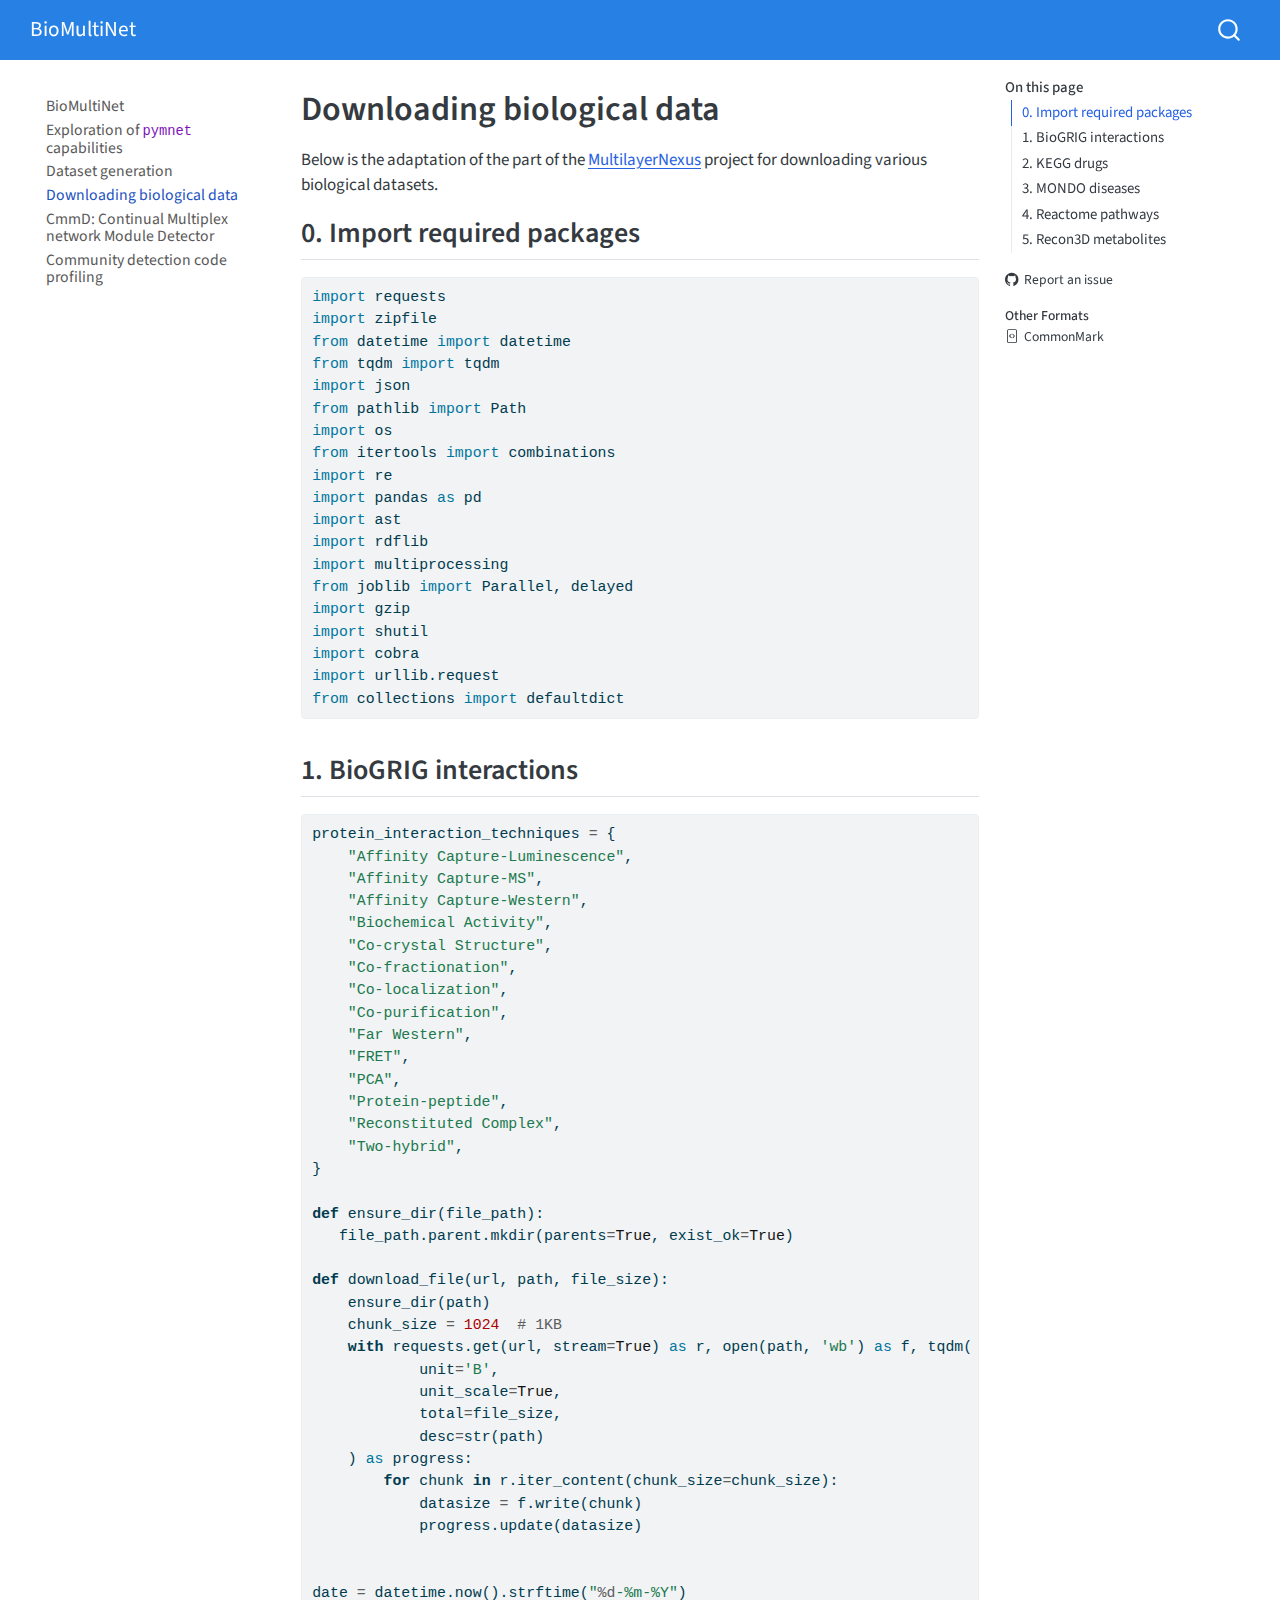
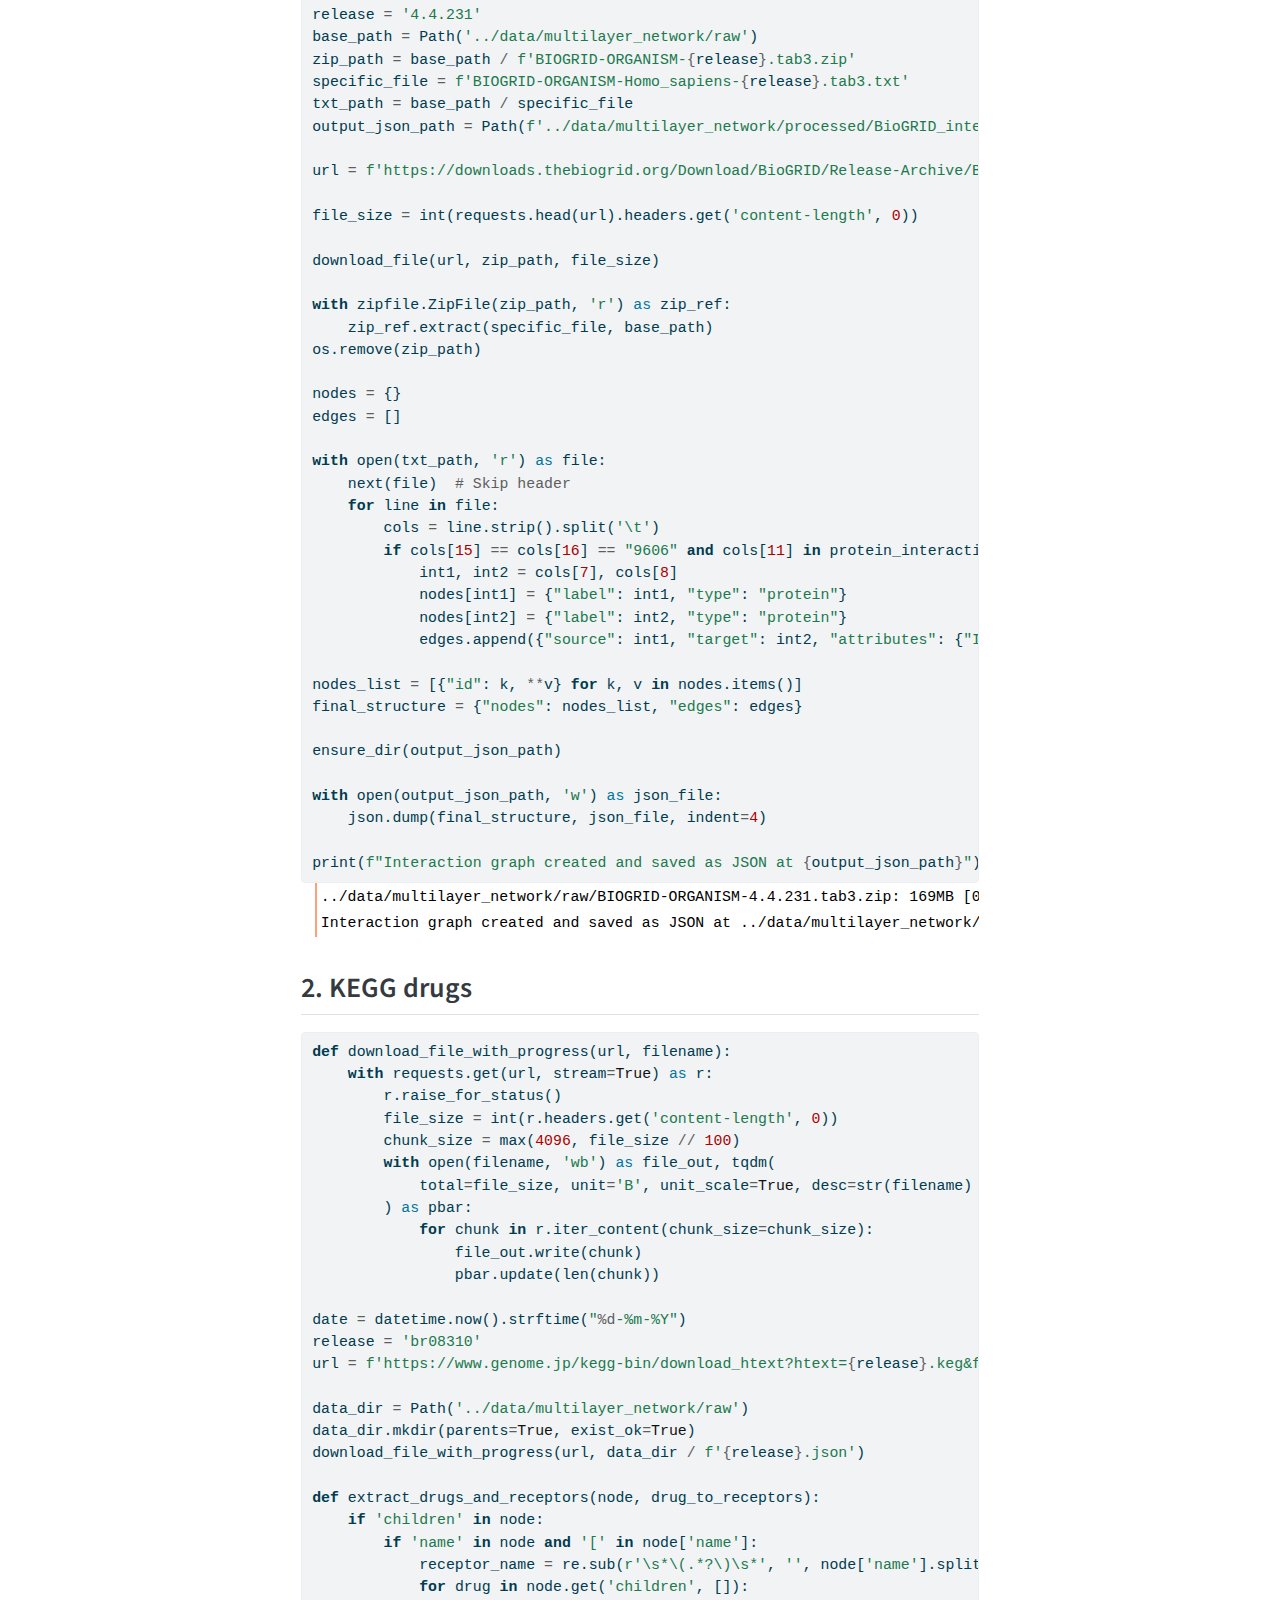
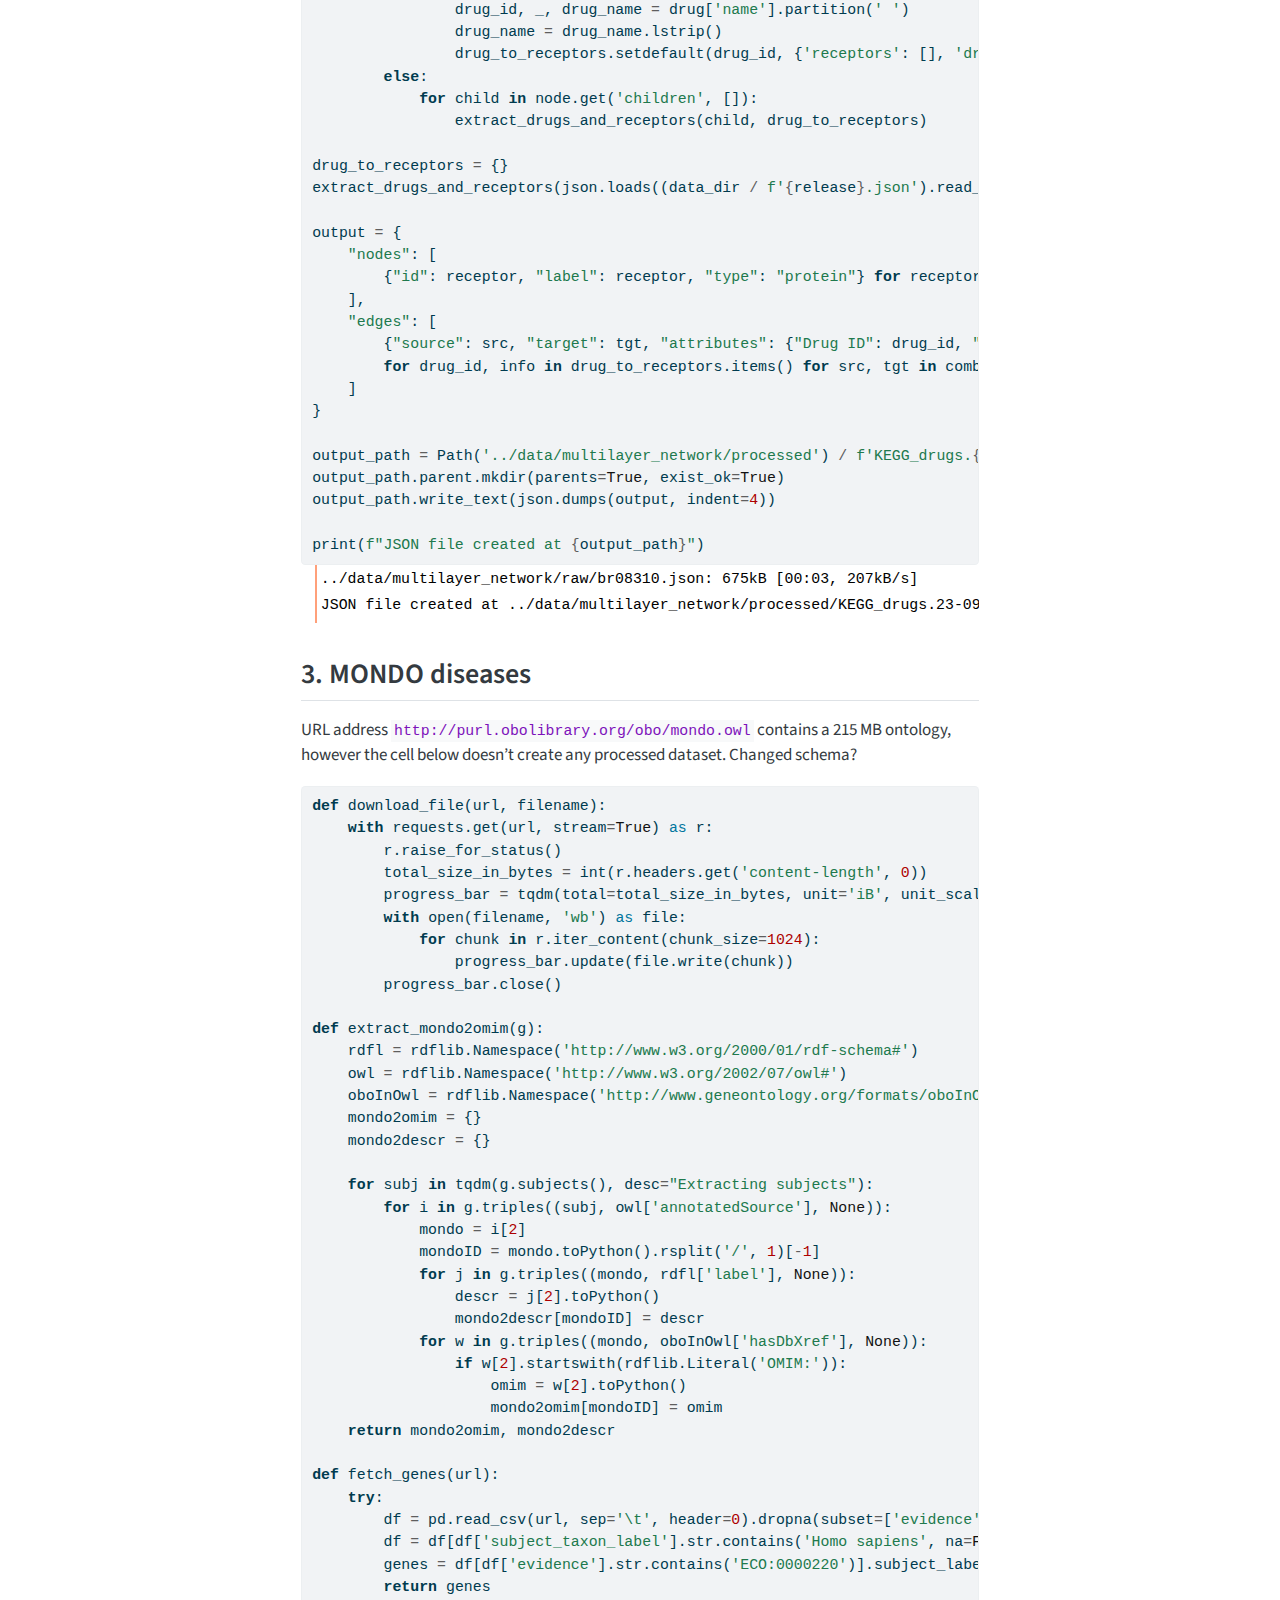
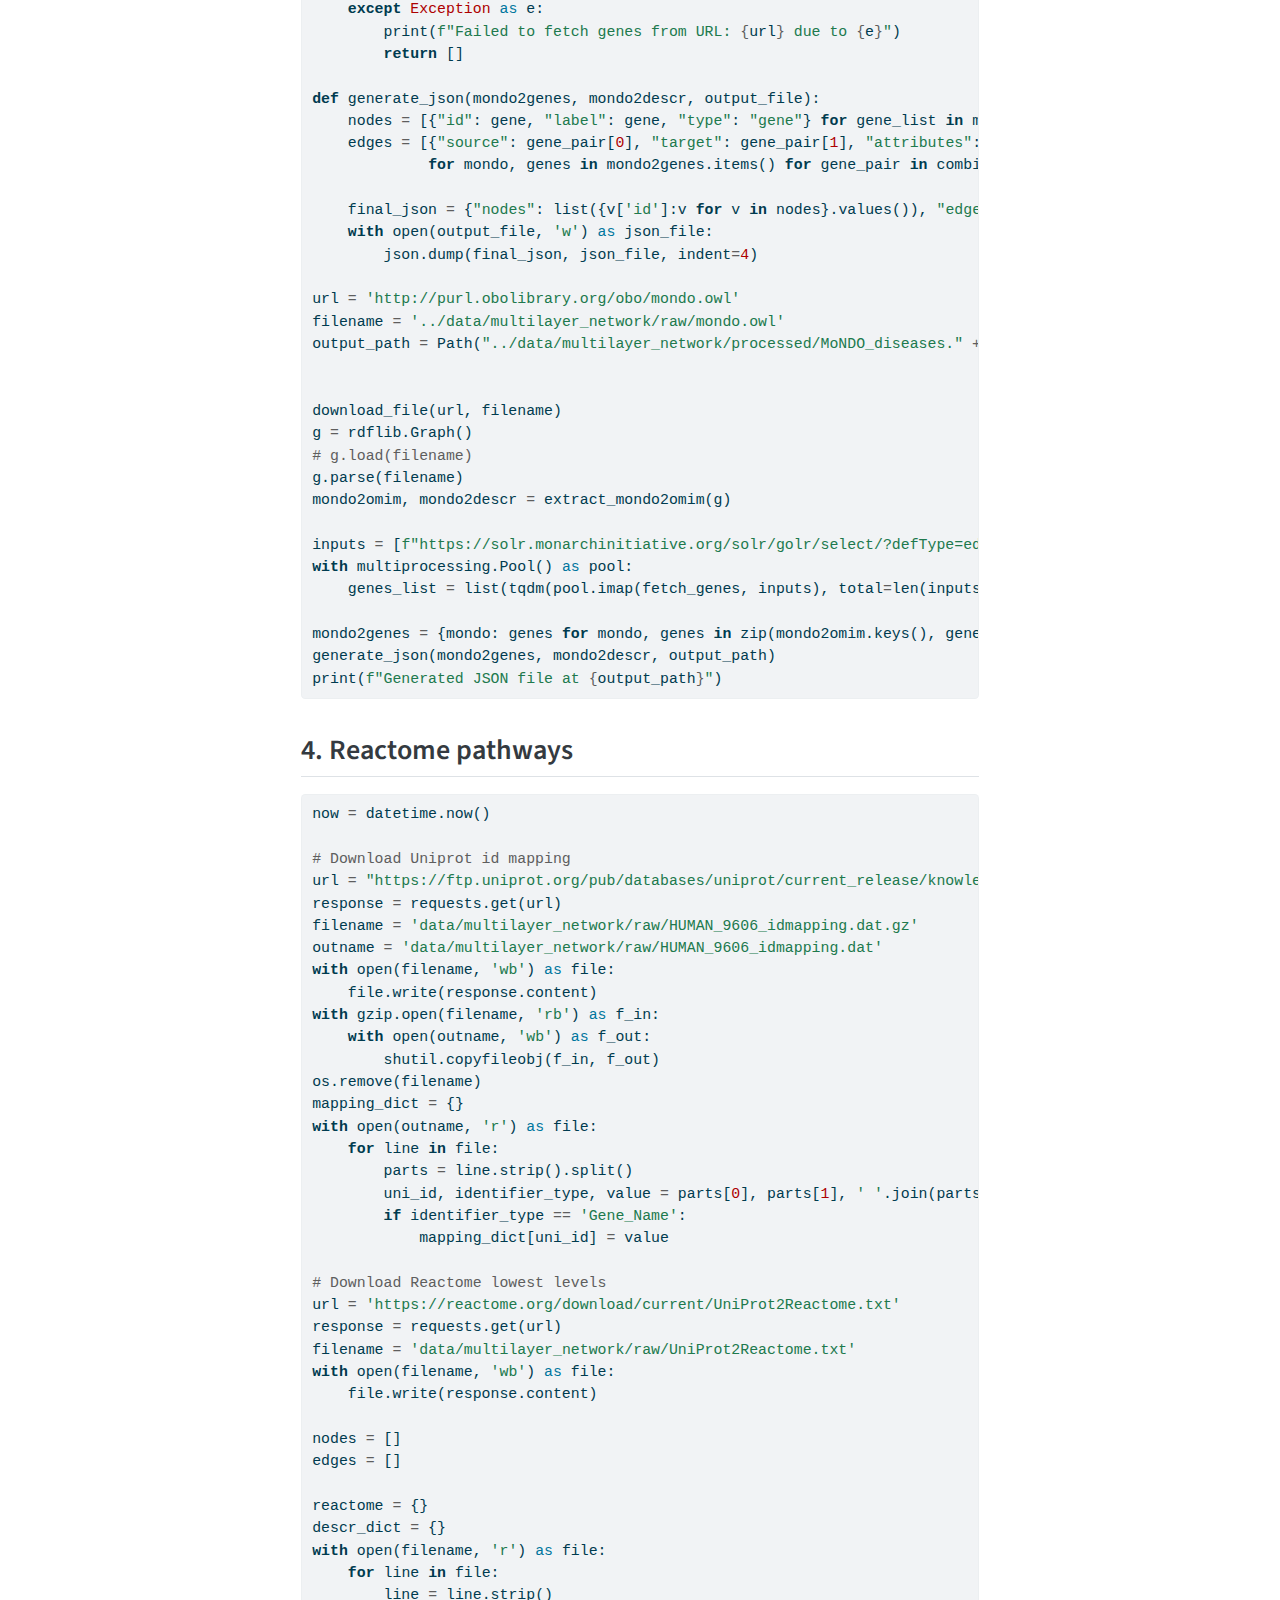
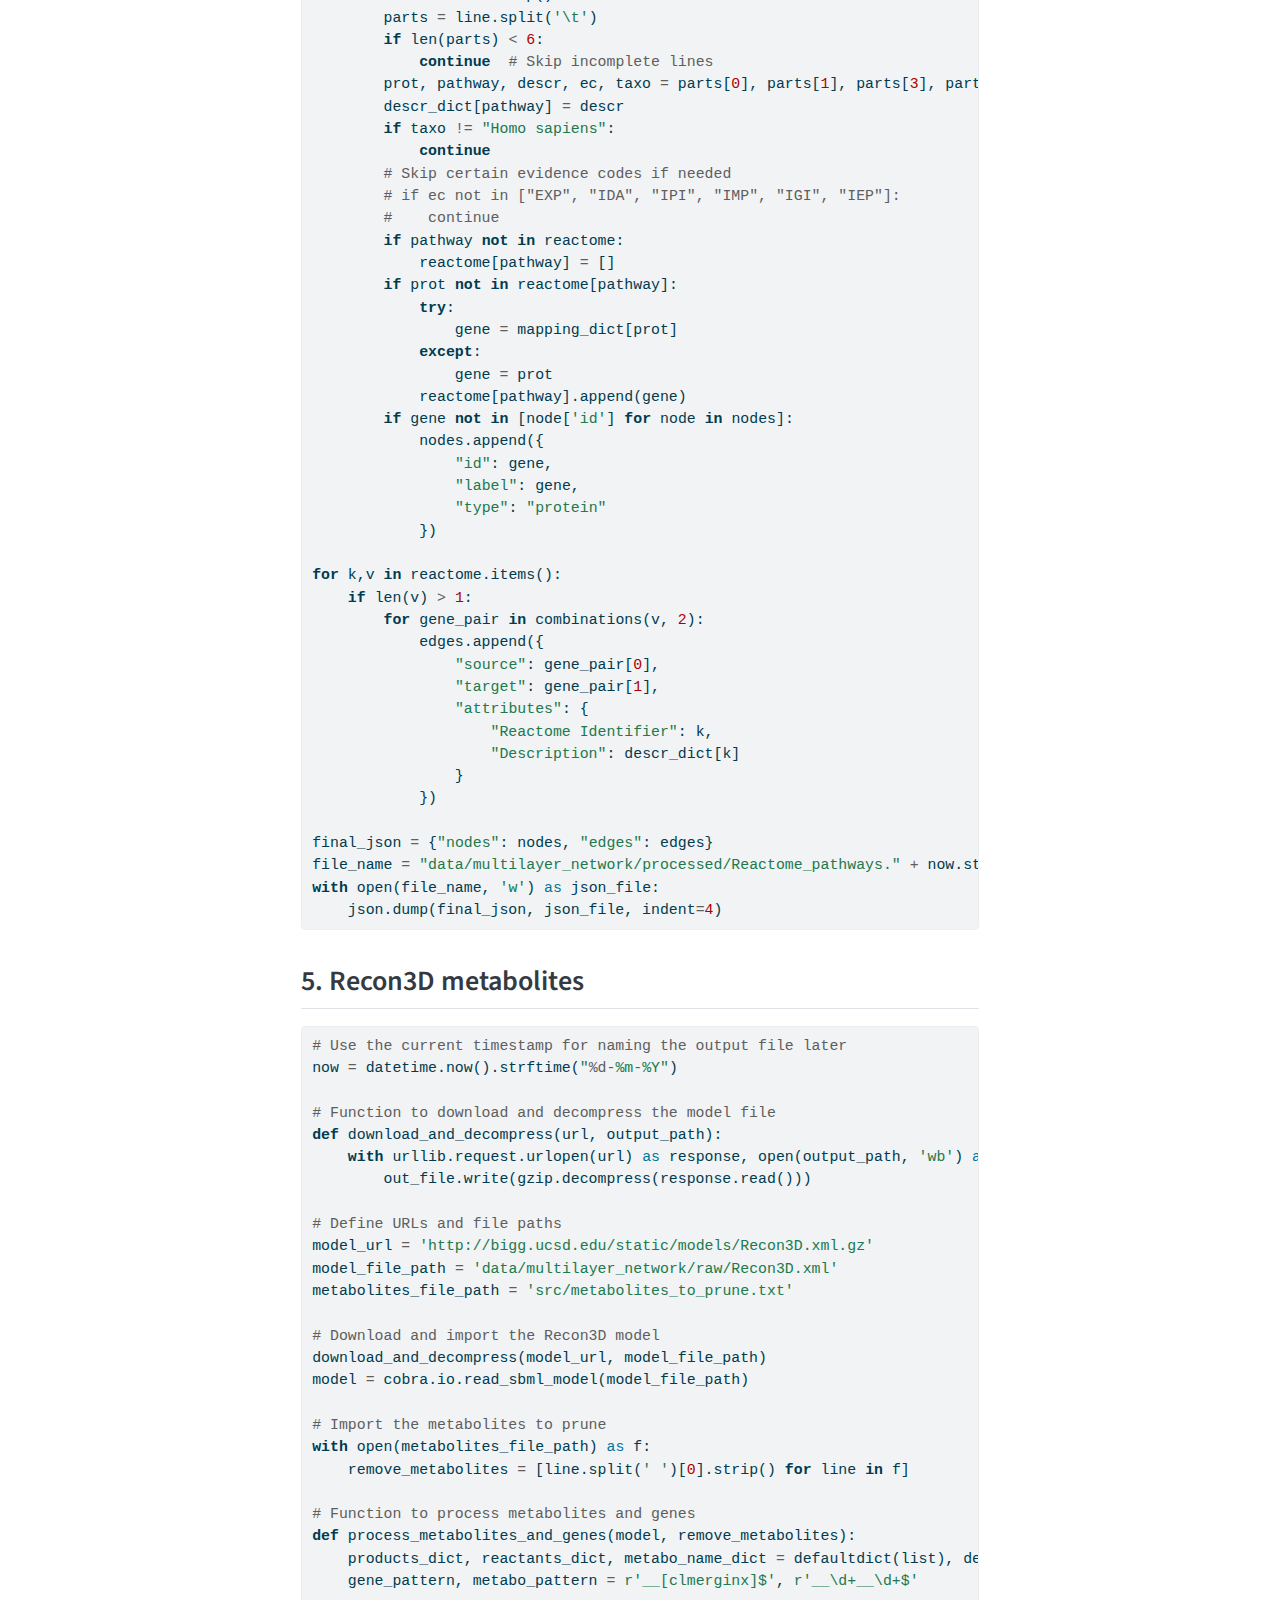
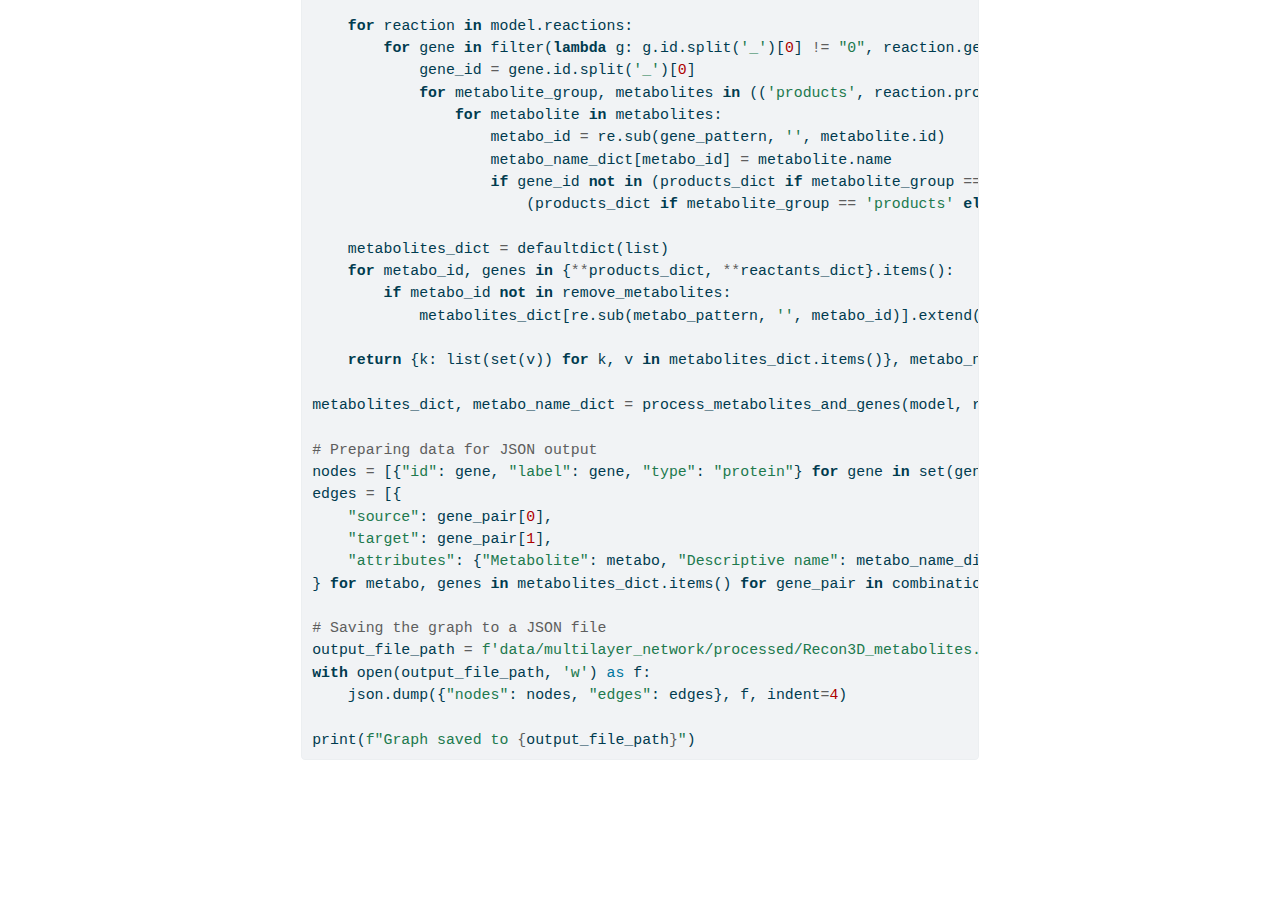
<file: docs/download_data.html>
<!DOCTYPE html>
<html xmlns="http://www.w3.org/1999/xhtml" lang="en" xml:lang="en"><head>

<meta charset="utf-8">
<meta name="generator" content="quarto-1.5.57">

<meta name="viewport" content="width=device-width, initial-scale=1.0, user-scalable=yes">


<title>Downloading biological data – BioMultiNet</title>
<style>
code{white-space: pre-wrap;}
span.smallcaps{font-variant: small-caps;}
div.columns{display: flex; gap: min(4vw, 1.5em);}
div.column{flex: auto; overflow-x: auto;}
div.hanging-indent{margin-left: 1.5em; text-indent: -1.5em;}
ul.task-list{list-style: none;}
ul.task-list li input[type="checkbox"] {
  width: 0.8em;
  margin: 0 0.8em 0.2em -1em; /* quarto-specific, see https://github.com/quarto-dev/quarto-cli/issues/4556 */ 
  vertical-align: middle;
}
/* CSS for syntax highlighting */
pre > code.sourceCode { white-space: pre; position: relative; }
pre > code.sourceCode > span { line-height: 1.25; }
pre > code.sourceCode > span:empty { height: 1.2em; }
.sourceCode { overflow: visible; }
code.sourceCode > span { color: inherit; text-decoration: inherit; }
div.sourceCode { margin: 1em 0; }
pre.sourceCode { margin: 0; }
@media screen {
div.sourceCode { overflow: auto; }
}
@media print {
pre > code.sourceCode { white-space: pre-wrap; }
pre > code.sourceCode > span { display: inline-block; text-indent: -5em; padding-left: 5em; }
}
pre.numberSource code
  { counter-reset: source-line 0; }
pre.numberSource code > span
  { position: relative; left: -4em; counter-increment: source-line; }
pre.numberSource code > span > a:first-child::before
  { content: counter(source-line);
    position: relative; left: -1em; text-align: right; vertical-align: baseline;
    border: none; display: inline-block;
    -webkit-touch-callout: none; -webkit-user-select: none;
    -khtml-user-select: none; -moz-user-select: none;
    -ms-user-select: none; user-select: none;
    padding: 0 4px; width: 4em;
  }
pre.numberSource { margin-left: 3em;  padding-left: 4px; }
div.sourceCode
  {   }
@media screen {
pre > code.sourceCode > span > a:first-child::before { text-decoration: underline; }
}
</style>


<script src="site_libs/quarto-nav/quarto-nav.js"></script>
<script src="site_libs/quarto-nav/headroom.min.js"></script>
<script src="site_libs/clipboard/clipboard.min.js"></script>
<script src="site_libs/quarto-search/autocomplete.umd.js"></script>
<script src="site_libs/quarto-search/fuse.min.js"></script>
<script src="site_libs/quarto-search/quarto-search.js"></script>
<meta name="quarto:offset" content="./">
<script src="site_libs/quarto-html/quarto.js"></script>
<script src="site_libs/quarto-html/popper.min.js"></script>
<script src="site_libs/quarto-html/tippy.umd.min.js"></script>
<script src="site_libs/quarto-html/anchor.min.js"></script>
<link href="site_libs/quarto-html/tippy.css" rel="stylesheet">
<link href="site_libs/quarto-html/quarto-syntax-highlighting.css" rel="stylesheet" id="quarto-text-highlighting-styles">
<script src="site_libs/bootstrap/bootstrap.min.js"></script>
<link href="site_libs/bootstrap/bootstrap-icons.css" rel="stylesheet">
<link href="site_libs/bootstrap/bootstrap.min.css" rel="stylesheet" id="quarto-bootstrap" data-mode="light">
<script id="quarto-search-options" type="application/json">{
  "location": "navbar",
  "copy-button": false,
  "collapse-after": 3,
  "panel-placement": "end",
  "type": "overlay",
  "limit": 50,
  "keyboard-shortcut": [
    "f",
    "/",
    "s"
  ],
  "show-item-context": false,
  "language": {
    "search-no-results-text": "No results",
    "search-matching-documents-text": "matching documents",
    "search-copy-link-title": "Copy link to search",
    "search-hide-matches-text": "Hide additional matches",
    "search-more-match-text": "more match in this document",
    "search-more-matches-text": "more matches in this document",
    "search-clear-button-title": "Clear",
    "search-text-placeholder": "",
    "search-detached-cancel-button-title": "Cancel",
    "search-submit-button-title": "Submit",
    "search-label": "Search"
  }
}</script>


<link rel="stylesheet" href="styles.css">
<meta property="og:title" content="Downloading biological data – BioMultiNet">
<meta property="og:description" content="Applying multilayer networks to Life Science problems.">
<meta property="og:site_name" content="BioMultiNet">
<meta name="twitter:title" content="Downloading biological data – BioMultiNet">
<meta name="twitter:description" content="Applying multilayer networks to Life Science problems.">
<meta name="twitter:card" content="summary">
</head>

<body class="nav-sidebar floating nav-fixed">

<div id="quarto-search-results"></div>
  <header id="quarto-header" class="headroom fixed-top">
    <nav class="navbar navbar-expand-lg " data-bs-theme="dark">
      <div class="navbar-container container-fluid">
      <div class="navbar-brand-container mx-auto">
    <a class="navbar-brand" href="./index.html">
    <span class="navbar-title">BioMultiNet</span>
    </a>
  </div>
        <div class="quarto-navbar-tools tools-end">
</div>
          <div id="quarto-search" class="" title="Search"></div>
      </div> <!-- /container-fluid -->
    </nav>
  <nav class="quarto-secondary-nav">
    <div class="container-fluid d-flex">
      <button type="button" class="quarto-btn-toggle btn" data-bs-toggle="collapse" role="button" data-bs-target=".quarto-sidebar-collapse-item" aria-controls="quarto-sidebar" aria-expanded="false" aria-label="Toggle sidebar navigation" onclick="if (window.quartoToggleHeadroom) { window.quartoToggleHeadroom(); }">
        <i class="bi bi-layout-text-sidebar-reverse"></i>
      </button>
        <nav class="quarto-page-breadcrumbs" aria-label="breadcrumb"><ol class="breadcrumb"><li class="breadcrumb-item"><a href="./download_data.html">Downloading biological data</a></li></ol></nav>
        <a class="flex-grow-1" role="navigation" data-bs-toggle="collapse" data-bs-target=".quarto-sidebar-collapse-item" aria-controls="quarto-sidebar" aria-expanded="false" aria-label="Toggle sidebar navigation" onclick="if (window.quartoToggleHeadroom) { window.quartoToggleHeadroom(); }">      
        </a>
    </div>
  </nav>
</header>
<!-- content -->
<div id="quarto-content" class="quarto-container page-columns page-rows-contents page-layout-article page-navbar">
<!-- sidebar -->
  <nav id="quarto-sidebar" class="sidebar collapse collapse-horizontal quarto-sidebar-collapse-item sidebar-navigation floating overflow-auto">
    <div class="sidebar-menu-container"> 
    <ul class="list-unstyled mt-1">
        <li class="sidebar-item">
  <div class="sidebar-item-container"> 
  <a href="./index.html" class="sidebar-item-text sidebar-link">
 <span class="menu-text">BioMultiNet</span></a>
  </div>
</li>
        <li class="sidebar-item">
  <div class="sidebar-item-container"> 
  <a href="./explore_pymnet.html" class="sidebar-item-text sidebar-link">
 <span class="menu-text">Exploration of <code>pymnet</code> capabilities</span></a>
  </div>
</li>
        <li class="sidebar-item">
  <div class="sidebar-item-container"> 
  <a href="./generate_data.html" class="sidebar-item-text sidebar-link">
 <span class="menu-text">Dataset generation</span></a>
  </div>
</li>
        <li class="sidebar-item">
  <div class="sidebar-item-container"> 
  <a href="./download_data.html" class="sidebar-item-text sidebar-link active">
 <span class="menu-text">Downloading biological data</span></a>
  </div>
</li>
        <li class="sidebar-item">
  <div class="sidebar-item-container"> 
  <a href="./cmmd.html" class="sidebar-item-text sidebar-link">
 <span class="menu-text">CmmD: Continual Multiplex network Module Detector</span></a>
  </div>
</li>
        <li class="sidebar-item">
  <div class="sidebar-item-container"> 
  <a href="./code_profiling.html" class="sidebar-item-text sidebar-link">
 <span class="menu-text">Community detection code profiling</span></a>
  </div>
</li>
    </ul>
    </div>
</nav>
<div id="quarto-sidebar-glass" class="quarto-sidebar-collapse-item" data-bs-toggle="collapse" data-bs-target=".quarto-sidebar-collapse-item"></div>
<!-- margin-sidebar -->
    <div id="quarto-margin-sidebar" class="sidebar margin-sidebar">
        <nav id="TOC" role="doc-toc" class="toc-active">
    <h2 id="toc-title">On this page</h2>
   
  <ul>
  <li><a href="#import-required-packages" id="toc-import-required-packages" class="nav-link active" data-scroll-target="#import-required-packages">0. Import required packages</a></li>
  <li><a href="#biogrig-interactions" id="toc-biogrig-interactions" class="nav-link" data-scroll-target="#biogrig-interactions">1. BioGRIG interactions</a></li>
  <li><a href="#kegg-drugs" id="toc-kegg-drugs" class="nav-link" data-scroll-target="#kegg-drugs">2. KEGG drugs</a></li>
  <li><a href="#mondo-diseases" id="toc-mondo-diseases" class="nav-link" data-scroll-target="#mondo-diseases">3. MONDO diseases</a></li>
  <li><a href="#reactome-pathways" id="toc-reactome-pathways" class="nav-link" data-scroll-target="#reactome-pathways">4. Reactome pathways</a></li>
  <li><a href="#recon3d-metabolites" id="toc-recon3d-metabolites" class="nav-link" data-scroll-target="#recon3d-metabolites">5. Recon3D metabolites</a></li>
  </ul>
<div class="toc-actions"><ul><li><a href="https://github.com/CalmScout/BioMultiNet/issues/new" class="toc-action"><i class="bi bi-github"></i>Report an issue</a></li></ul></div><div class="quarto-alternate-formats"><h2>Other Formats</h2><ul><li><a href="download_data.html.md"><i class="bi bi-file-code"></i>CommonMark</a></li></ul></div></nav>
    </div>
<!-- main -->
<main class="content" id="quarto-document-content">

<header id="title-block-header" class="quarto-title-block default">
<div class="quarto-title">
<h1 class="title">Downloading biological data</h1>
</div>



<div class="quarto-title-meta">

    
  
    
  </div>
  


</header>


<!-- WARNING: THIS FILE WAS AUTOGENERATED! DO NOT EDIT! -->
<p>Below is the adaptation of the part of the <a href="https://github.com/cirillodavide/MultilayerNexus.git">MultilayerNexus</a> project for downloading various biological datasets.</p>
<section id="import-required-packages" class="level2">
<h2 class="anchored" data-anchor-id="import-required-packages">0. Import required packages</h2>
<div id="cell-4" class="cell">
<div class="sourceCode cell-code" id="cb1"><pre class="sourceCode python code-with-copy"><code class="sourceCode python"><span id="cb1-1"><a href="#cb1-1" aria-hidden="true" tabindex="-1"></a><span class="im">import</span> requests</span>
<span id="cb1-2"><a href="#cb1-2" aria-hidden="true" tabindex="-1"></a><span class="im">import</span> zipfile</span>
<span id="cb1-3"><a href="#cb1-3" aria-hidden="true" tabindex="-1"></a><span class="im">from</span> datetime <span class="im">import</span> datetime</span>
<span id="cb1-4"><a href="#cb1-4" aria-hidden="true" tabindex="-1"></a><span class="im">from</span> tqdm <span class="im">import</span> tqdm</span>
<span id="cb1-5"><a href="#cb1-5" aria-hidden="true" tabindex="-1"></a><span class="im">import</span> json</span>
<span id="cb1-6"><a href="#cb1-6" aria-hidden="true" tabindex="-1"></a><span class="im">from</span> pathlib <span class="im">import</span> Path</span>
<span id="cb1-7"><a href="#cb1-7" aria-hidden="true" tabindex="-1"></a><span class="im">import</span> os</span>
<span id="cb1-8"><a href="#cb1-8" aria-hidden="true" tabindex="-1"></a><span class="im">from</span> itertools <span class="im">import</span> combinations</span>
<span id="cb1-9"><a href="#cb1-9" aria-hidden="true" tabindex="-1"></a><span class="im">import</span> re</span>
<span id="cb1-10"><a href="#cb1-10" aria-hidden="true" tabindex="-1"></a><span class="im">import</span> pandas <span class="im">as</span> pd</span>
<span id="cb1-11"><a href="#cb1-11" aria-hidden="true" tabindex="-1"></a><span class="im">import</span> ast</span>
<span id="cb1-12"><a href="#cb1-12" aria-hidden="true" tabindex="-1"></a><span class="im">import</span> rdflib</span>
<span id="cb1-13"><a href="#cb1-13" aria-hidden="true" tabindex="-1"></a><span class="im">import</span> multiprocessing</span>
<span id="cb1-14"><a href="#cb1-14" aria-hidden="true" tabindex="-1"></a><span class="im">from</span> joblib <span class="im">import</span> Parallel, delayed</span>
<span id="cb1-15"><a href="#cb1-15" aria-hidden="true" tabindex="-1"></a><span class="im">import</span> gzip</span>
<span id="cb1-16"><a href="#cb1-16" aria-hidden="true" tabindex="-1"></a><span class="im">import</span> shutil</span>
<span id="cb1-17"><a href="#cb1-17" aria-hidden="true" tabindex="-1"></a><span class="im">import</span> cobra</span>
<span id="cb1-18"><a href="#cb1-18" aria-hidden="true" tabindex="-1"></a><span class="im">import</span> urllib.request</span>
<span id="cb1-19"><a href="#cb1-19" aria-hidden="true" tabindex="-1"></a><span class="im">from</span> collections <span class="im">import</span> defaultdict</span></code><button title="Copy to Clipboard" class="code-copy-button"><i class="bi"></i></button></pre></div>
</div>
</section>
<section id="biogrig-interactions" class="level2">
<h2 class="anchored" data-anchor-id="biogrig-interactions">1. BioGRIG interactions</h2>
<div id="cell-6" class="cell">
<div class="sourceCode cell-code" id="cb2"><pre class="sourceCode python code-with-copy"><code class="sourceCode python"><span id="cb2-1"><a href="#cb2-1" aria-hidden="true" tabindex="-1"></a>protein_interaction_techniques <span class="op">=</span> {</span>
<span id="cb2-2"><a href="#cb2-2" aria-hidden="true" tabindex="-1"></a>    <span class="st">"Affinity Capture-Luminescence"</span>,</span>
<span id="cb2-3"><a href="#cb2-3" aria-hidden="true" tabindex="-1"></a>    <span class="st">"Affinity Capture-MS"</span>,</span>
<span id="cb2-4"><a href="#cb2-4" aria-hidden="true" tabindex="-1"></a>    <span class="st">"Affinity Capture-Western"</span>,</span>
<span id="cb2-5"><a href="#cb2-5" aria-hidden="true" tabindex="-1"></a>    <span class="st">"Biochemical Activity"</span>,</span>
<span id="cb2-6"><a href="#cb2-6" aria-hidden="true" tabindex="-1"></a>    <span class="st">"Co-crystal Structure"</span>,</span>
<span id="cb2-7"><a href="#cb2-7" aria-hidden="true" tabindex="-1"></a>    <span class="st">"Co-fractionation"</span>,</span>
<span id="cb2-8"><a href="#cb2-8" aria-hidden="true" tabindex="-1"></a>    <span class="st">"Co-localization"</span>,</span>
<span id="cb2-9"><a href="#cb2-9" aria-hidden="true" tabindex="-1"></a>    <span class="st">"Co-purification"</span>,</span>
<span id="cb2-10"><a href="#cb2-10" aria-hidden="true" tabindex="-1"></a>    <span class="st">"Far Western"</span>,</span>
<span id="cb2-11"><a href="#cb2-11" aria-hidden="true" tabindex="-1"></a>    <span class="st">"FRET"</span>,</span>
<span id="cb2-12"><a href="#cb2-12" aria-hidden="true" tabindex="-1"></a>    <span class="st">"PCA"</span>,</span>
<span id="cb2-13"><a href="#cb2-13" aria-hidden="true" tabindex="-1"></a>    <span class="st">"Protein-peptide"</span>,</span>
<span id="cb2-14"><a href="#cb2-14" aria-hidden="true" tabindex="-1"></a>    <span class="st">"Reconstituted Complex"</span>,</span>
<span id="cb2-15"><a href="#cb2-15" aria-hidden="true" tabindex="-1"></a>    <span class="st">"Two-hybrid"</span>,</span>
<span id="cb2-16"><a href="#cb2-16" aria-hidden="true" tabindex="-1"></a>}</span>
<span id="cb2-17"><a href="#cb2-17" aria-hidden="true" tabindex="-1"></a></span>
<span id="cb2-18"><a href="#cb2-18" aria-hidden="true" tabindex="-1"></a><span class="kw">def</span> ensure_dir(file_path):</span>
<span id="cb2-19"><a href="#cb2-19" aria-hidden="true" tabindex="-1"></a>   file_path.parent.mkdir(parents<span class="op">=</span><span class="va">True</span>, exist_ok<span class="op">=</span><span class="va">True</span>)</span>
<span id="cb2-20"><a href="#cb2-20" aria-hidden="true" tabindex="-1"></a></span>
<span id="cb2-21"><a href="#cb2-21" aria-hidden="true" tabindex="-1"></a><span class="kw">def</span> download_file(url, path, file_size):</span>
<span id="cb2-22"><a href="#cb2-22" aria-hidden="true" tabindex="-1"></a>    ensure_dir(path)</span>
<span id="cb2-23"><a href="#cb2-23" aria-hidden="true" tabindex="-1"></a>    chunk_size <span class="op">=</span> <span class="dv">1024</span>  <span class="co"># 1KB</span></span>
<span id="cb2-24"><a href="#cb2-24" aria-hidden="true" tabindex="-1"></a>    <span class="cf">with</span> requests.get(url, stream<span class="op">=</span><span class="va">True</span>) <span class="im">as</span> r, <span class="bu">open</span>(path, <span class="st">'wb'</span>) <span class="im">as</span> f, tqdm(</span>
<span id="cb2-25"><a href="#cb2-25" aria-hidden="true" tabindex="-1"></a>            unit<span class="op">=</span><span class="st">'B'</span>,</span>
<span id="cb2-26"><a href="#cb2-26" aria-hidden="true" tabindex="-1"></a>            unit_scale<span class="op">=</span><span class="va">True</span>,</span>
<span id="cb2-27"><a href="#cb2-27" aria-hidden="true" tabindex="-1"></a>            total<span class="op">=</span>file_size,</span>
<span id="cb2-28"><a href="#cb2-28" aria-hidden="true" tabindex="-1"></a>            desc<span class="op">=</span><span class="bu">str</span>(path)</span>
<span id="cb2-29"><a href="#cb2-29" aria-hidden="true" tabindex="-1"></a>    ) <span class="im">as</span> progress:</span>
<span id="cb2-30"><a href="#cb2-30" aria-hidden="true" tabindex="-1"></a>        <span class="cf">for</span> chunk <span class="kw">in</span> r.iter_content(chunk_size<span class="op">=</span>chunk_size):</span>
<span id="cb2-31"><a href="#cb2-31" aria-hidden="true" tabindex="-1"></a>            datasize <span class="op">=</span> f.write(chunk)</span>
<span id="cb2-32"><a href="#cb2-32" aria-hidden="true" tabindex="-1"></a>            progress.update(datasize)</span>
<span id="cb2-33"><a href="#cb2-33" aria-hidden="true" tabindex="-1"></a></span>
<span id="cb2-34"><a href="#cb2-34" aria-hidden="true" tabindex="-1"></a></span>
<span id="cb2-35"><a href="#cb2-35" aria-hidden="true" tabindex="-1"></a>date <span class="op">=</span> datetime.now().strftime(<span class="st">"</span><span class="sc">%d</span><span class="st">-%m-%Y"</span>)</span>
<span id="cb2-36"><a href="#cb2-36" aria-hidden="true" tabindex="-1"></a>release <span class="op">=</span> <span class="st">'4.4.231'</span></span>
<span id="cb2-37"><a href="#cb2-37" aria-hidden="true" tabindex="-1"></a>base_path <span class="op">=</span> Path(<span class="st">'../data/multilayer_network/raw'</span>)</span>
<span id="cb2-38"><a href="#cb2-38" aria-hidden="true" tabindex="-1"></a>zip_path <span class="op">=</span> base_path <span class="op">/</span> <span class="ss">f'BIOGRID-ORGANISM-</span><span class="sc">{</span>release<span class="sc">}</span><span class="ss">.tab3.zip'</span></span>
<span id="cb2-39"><a href="#cb2-39" aria-hidden="true" tabindex="-1"></a>specific_file <span class="op">=</span> <span class="ss">f'BIOGRID-ORGANISM-Homo_sapiens-</span><span class="sc">{</span>release<span class="sc">}</span><span class="ss">.tab3.txt'</span></span>
<span id="cb2-40"><a href="#cb2-40" aria-hidden="true" tabindex="-1"></a>txt_path <span class="op">=</span> base_path <span class="op">/</span> specific_file</span>
<span id="cb2-41"><a href="#cb2-41" aria-hidden="true" tabindex="-1"></a>output_json_path <span class="op">=</span> Path(<span class="ss">f'../data/multilayer_network/processed/BioGRID_interactions.</span><span class="sc">{</span>date<span class="sc">}</span><span class="ss">.json'</span>)</span>
<span id="cb2-42"><a href="#cb2-42" aria-hidden="true" tabindex="-1"></a></span>
<span id="cb2-43"><a href="#cb2-43" aria-hidden="true" tabindex="-1"></a>url <span class="op">=</span> <span class="ss">f'https://downloads.thebiogrid.org/Download/BioGRID/Release-Archive/BIOGRID-</span><span class="sc">{</span>release<span class="sc">}</span><span class="ss">/BIOGRID-ORGANISM-</span><span class="sc">{</span>release<span class="sc">}</span><span class="ss">.tab3.zip'</span></span>
<span id="cb2-44"><a href="#cb2-44" aria-hidden="true" tabindex="-1"></a></span>
<span id="cb2-45"><a href="#cb2-45" aria-hidden="true" tabindex="-1"></a>file_size <span class="op">=</span> <span class="bu">int</span>(requests.head(url).headers.get(<span class="st">'content-length'</span>, <span class="dv">0</span>))</span>
<span id="cb2-46"><a href="#cb2-46" aria-hidden="true" tabindex="-1"></a></span>
<span id="cb2-47"><a href="#cb2-47" aria-hidden="true" tabindex="-1"></a>download_file(url, zip_path, file_size)</span>
<span id="cb2-48"><a href="#cb2-48" aria-hidden="true" tabindex="-1"></a></span>
<span id="cb2-49"><a href="#cb2-49" aria-hidden="true" tabindex="-1"></a><span class="cf">with</span> zipfile.ZipFile(zip_path, <span class="st">'r'</span>) <span class="im">as</span> zip_ref:</span>
<span id="cb2-50"><a href="#cb2-50" aria-hidden="true" tabindex="-1"></a>    zip_ref.extract(specific_file, base_path)</span>
<span id="cb2-51"><a href="#cb2-51" aria-hidden="true" tabindex="-1"></a>os.remove(zip_path)</span>
<span id="cb2-52"><a href="#cb2-52" aria-hidden="true" tabindex="-1"></a></span>
<span id="cb2-53"><a href="#cb2-53" aria-hidden="true" tabindex="-1"></a>nodes <span class="op">=</span> {}</span>
<span id="cb2-54"><a href="#cb2-54" aria-hidden="true" tabindex="-1"></a>edges <span class="op">=</span> []</span>
<span id="cb2-55"><a href="#cb2-55" aria-hidden="true" tabindex="-1"></a></span>
<span id="cb2-56"><a href="#cb2-56" aria-hidden="true" tabindex="-1"></a><span class="cf">with</span> <span class="bu">open</span>(txt_path, <span class="st">'r'</span>) <span class="im">as</span> <span class="bu">file</span>:</span>
<span id="cb2-57"><a href="#cb2-57" aria-hidden="true" tabindex="-1"></a>    <span class="bu">next</span>(<span class="bu">file</span>)  <span class="co"># Skip header</span></span>
<span id="cb2-58"><a href="#cb2-58" aria-hidden="true" tabindex="-1"></a>    <span class="cf">for</span> line <span class="kw">in</span> <span class="bu">file</span>:</span>
<span id="cb2-59"><a href="#cb2-59" aria-hidden="true" tabindex="-1"></a>        cols <span class="op">=</span> line.strip().split(<span class="st">'</span><span class="ch">\t</span><span class="st">'</span>)</span>
<span id="cb2-60"><a href="#cb2-60" aria-hidden="true" tabindex="-1"></a>        <span class="cf">if</span> cols[<span class="dv">15</span>] <span class="op">==</span> cols[<span class="dv">16</span>] <span class="op">==</span> <span class="st">"9606"</span> <span class="kw">and</span> cols[<span class="dv">11</span>] <span class="kw">in</span> protein_interaction_techniques:</span>
<span id="cb2-61"><a href="#cb2-61" aria-hidden="true" tabindex="-1"></a>            int1, int2 <span class="op">=</span> cols[<span class="dv">7</span>], cols[<span class="dv">8</span>]</span>
<span id="cb2-62"><a href="#cb2-62" aria-hidden="true" tabindex="-1"></a>            nodes[int1] <span class="op">=</span> {<span class="st">"label"</span>: int1, <span class="st">"type"</span>: <span class="st">"protein"</span>}</span>
<span id="cb2-63"><a href="#cb2-63" aria-hidden="true" tabindex="-1"></a>            nodes[int2] <span class="op">=</span> {<span class="st">"label"</span>: int2, <span class="st">"type"</span>: <span class="st">"protein"</span>}</span>
<span id="cb2-64"><a href="#cb2-64" aria-hidden="true" tabindex="-1"></a>            edges.append({<span class="st">"source"</span>: int1, <span class="st">"target"</span>: int2, <span class="st">"attributes"</span>: {<span class="st">"Interaction Type"</span>: cols[<span class="dv">12</span>], <span class="st">"Experimental System"</span>: cols[<span class="dv">11</span>]}})</span>
<span id="cb2-65"><a href="#cb2-65" aria-hidden="true" tabindex="-1"></a></span>
<span id="cb2-66"><a href="#cb2-66" aria-hidden="true" tabindex="-1"></a>nodes_list <span class="op">=</span> [{<span class="st">"id"</span>: k, <span class="op">**</span>v} <span class="cf">for</span> k, v <span class="kw">in</span> nodes.items()]</span>
<span id="cb2-67"><a href="#cb2-67" aria-hidden="true" tabindex="-1"></a>final_structure <span class="op">=</span> {<span class="st">"nodes"</span>: nodes_list, <span class="st">"edges"</span>: edges}</span>
<span id="cb2-68"><a href="#cb2-68" aria-hidden="true" tabindex="-1"></a></span>
<span id="cb2-69"><a href="#cb2-69" aria-hidden="true" tabindex="-1"></a>ensure_dir(output_json_path)</span>
<span id="cb2-70"><a href="#cb2-70" aria-hidden="true" tabindex="-1"></a></span>
<span id="cb2-71"><a href="#cb2-71" aria-hidden="true" tabindex="-1"></a><span class="cf">with</span> <span class="bu">open</span>(output_json_path, <span class="st">'w'</span>) <span class="im">as</span> json_file:</span>
<span id="cb2-72"><a href="#cb2-72" aria-hidden="true" tabindex="-1"></a>    json.dump(final_structure, json_file, indent<span class="op">=</span><span class="dv">4</span>)</span>
<span id="cb2-73"><a href="#cb2-73" aria-hidden="true" tabindex="-1"></a></span>
<span id="cb2-74"><a href="#cb2-74" aria-hidden="true" tabindex="-1"></a><span class="bu">print</span>(<span class="ss">f"Interaction graph created and saved as JSON at </span><span class="sc">{</span>output_json_path<span class="sc">}</span><span class="ss">"</span>)</span></code><button title="Copy to Clipboard" class="code-copy-button"><i class="bi"></i></button></pre></div>
<div class="cell-output cell-output-stderr">
<pre><code>../data/multilayer_network/raw/BIOGRID-ORGANISM-4.4.231.tab3.zip: 169MB [00:11, 15.1MB/s] </code></pre>
</div>
<div class="cell-output cell-output-stdout">
<pre><code>Interaction graph created and saved as JSON at ../data/multilayer_network/processed/BioGRID_interactions.23-09-2024.json</code></pre>
</div>
</div>
</section>
<section id="kegg-drugs" class="level2">
<h2 class="anchored" data-anchor-id="kegg-drugs">2. KEGG drugs</h2>
<div id="cell-8" class="cell">
<div class="sourceCode cell-code" id="cb5"><pre class="sourceCode python code-with-copy"><code class="sourceCode python"><span id="cb5-1"><a href="#cb5-1" aria-hidden="true" tabindex="-1"></a><span class="kw">def</span> download_file_with_progress(url, filename):</span>
<span id="cb5-2"><a href="#cb5-2" aria-hidden="true" tabindex="-1"></a>    <span class="cf">with</span> requests.get(url, stream<span class="op">=</span><span class="va">True</span>) <span class="im">as</span> r:</span>
<span id="cb5-3"><a href="#cb5-3" aria-hidden="true" tabindex="-1"></a>        r.raise_for_status()</span>
<span id="cb5-4"><a href="#cb5-4" aria-hidden="true" tabindex="-1"></a>        file_size <span class="op">=</span> <span class="bu">int</span>(r.headers.get(<span class="st">'content-length'</span>, <span class="dv">0</span>))</span>
<span id="cb5-5"><a href="#cb5-5" aria-hidden="true" tabindex="-1"></a>        chunk_size <span class="op">=</span> <span class="bu">max</span>(<span class="dv">4096</span>, file_size <span class="op">//</span> <span class="dv">100</span>)</span>
<span id="cb5-6"><a href="#cb5-6" aria-hidden="true" tabindex="-1"></a>        <span class="cf">with</span> <span class="bu">open</span>(filename, <span class="st">'wb'</span>) <span class="im">as</span> file_out, tqdm(</span>
<span id="cb5-7"><a href="#cb5-7" aria-hidden="true" tabindex="-1"></a>            total<span class="op">=</span>file_size, unit<span class="op">=</span><span class="st">'B'</span>, unit_scale<span class="op">=</span><span class="va">True</span>, desc<span class="op">=</span><span class="bu">str</span>(filename)</span>
<span id="cb5-8"><a href="#cb5-8" aria-hidden="true" tabindex="-1"></a>        ) <span class="im">as</span> pbar:</span>
<span id="cb5-9"><a href="#cb5-9" aria-hidden="true" tabindex="-1"></a>            <span class="cf">for</span> chunk <span class="kw">in</span> r.iter_content(chunk_size<span class="op">=</span>chunk_size):</span>
<span id="cb5-10"><a href="#cb5-10" aria-hidden="true" tabindex="-1"></a>                file_out.write(chunk)</span>
<span id="cb5-11"><a href="#cb5-11" aria-hidden="true" tabindex="-1"></a>                pbar.update(<span class="bu">len</span>(chunk))</span>
<span id="cb5-12"><a href="#cb5-12" aria-hidden="true" tabindex="-1"></a></span>
<span id="cb5-13"><a href="#cb5-13" aria-hidden="true" tabindex="-1"></a>date <span class="op">=</span> datetime.now().strftime(<span class="st">"</span><span class="sc">%d</span><span class="st">-%m-%Y"</span>)</span>
<span id="cb5-14"><a href="#cb5-14" aria-hidden="true" tabindex="-1"></a>release <span class="op">=</span> <span class="st">'br08310'</span></span>
<span id="cb5-15"><a href="#cb5-15" aria-hidden="true" tabindex="-1"></a>url <span class="op">=</span> <span class="ss">f'https://www.genome.jp/kegg-bin/download_htext?htext=</span><span class="sc">{</span>release<span class="sc">}</span><span class="ss">.keg&amp;format=json&amp;filedir='</span></span>
<span id="cb5-16"><a href="#cb5-16" aria-hidden="true" tabindex="-1"></a></span>
<span id="cb5-17"><a href="#cb5-17" aria-hidden="true" tabindex="-1"></a>data_dir <span class="op">=</span> Path(<span class="st">'../data/multilayer_network/raw'</span>)</span>
<span id="cb5-18"><a href="#cb5-18" aria-hidden="true" tabindex="-1"></a>data_dir.mkdir(parents<span class="op">=</span><span class="va">True</span>, exist_ok<span class="op">=</span><span class="va">True</span>)</span>
<span id="cb5-19"><a href="#cb5-19" aria-hidden="true" tabindex="-1"></a>download_file_with_progress(url, data_dir <span class="op">/</span> <span class="ss">f'</span><span class="sc">{</span>release<span class="sc">}</span><span class="ss">.json'</span>)</span>
<span id="cb5-20"><a href="#cb5-20" aria-hidden="true" tabindex="-1"></a></span>
<span id="cb5-21"><a href="#cb5-21" aria-hidden="true" tabindex="-1"></a><span class="kw">def</span> extract_drugs_and_receptors(node, drug_to_receptors):</span>
<span id="cb5-22"><a href="#cb5-22" aria-hidden="true" tabindex="-1"></a>    <span class="cf">if</span> <span class="st">'children'</span> <span class="kw">in</span> node:</span>
<span id="cb5-23"><a href="#cb5-23" aria-hidden="true" tabindex="-1"></a>        <span class="cf">if</span> <span class="st">'name'</span> <span class="kw">in</span> node <span class="kw">and</span> <span class="st">'['</span> <span class="kw">in</span> node[<span class="st">'name'</span>]:</span>
<span id="cb5-24"><a href="#cb5-24" aria-hidden="true" tabindex="-1"></a>            receptor_name <span class="op">=</span> re.sub(<span class="vs">r'\s*\(.*?\)\s*'</span>, <span class="st">''</span>, node[<span class="st">'name'</span>].split(<span class="st">'['</span>)[<span class="dv">0</span>].strip()).replace(<span class="st">'*'</span>, <span class="st">''</span>)</span>
<span id="cb5-25"><a href="#cb5-25" aria-hidden="true" tabindex="-1"></a>            <span class="cf">for</span> drug <span class="kw">in</span> node.get(<span class="st">'children'</span>, []):</span>
<span id="cb5-26"><a href="#cb5-26" aria-hidden="true" tabindex="-1"></a>                drug_id, _, drug_name <span class="op">=</span> drug[<span class="st">'name'</span>].partition(<span class="st">' '</span>)</span>
<span id="cb5-27"><a href="#cb5-27" aria-hidden="true" tabindex="-1"></a>                drug_name <span class="op">=</span> drug_name.lstrip()</span>
<span id="cb5-28"><a href="#cb5-28" aria-hidden="true" tabindex="-1"></a>                drug_to_receptors.setdefault(drug_id, {<span class="st">'receptors'</span>: [], <span class="st">'drug_name'</span>: drug_name}).get(<span class="st">'receptors'</span>).append(receptor_name)</span>
<span id="cb5-29"><a href="#cb5-29" aria-hidden="true" tabindex="-1"></a>        <span class="cf">else</span>:</span>
<span id="cb5-30"><a href="#cb5-30" aria-hidden="true" tabindex="-1"></a>            <span class="cf">for</span> child <span class="kw">in</span> node.get(<span class="st">'children'</span>, []):</span>
<span id="cb5-31"><a href="#cb5-31" aria-hidden="true" tabindex="-1"></a>                extract_drugs_and_receptors(child, drug_to_receptors)</span>
<span id="cb5-32"><a href="#cb5-32" aria-hidden="true" tabindex="-1"></a></span>
<span id="cb5-33"><a href="#cb5-33" aria-hidden="true" tabindex="-1"></a>drug_to_receptors <span class="op">=</span> {}</span>
<span id="cb5-34"><a href="#cb5-34" aria-hidden="true" tabindex="-1"></a>extract_drugs_and_receptors(json.loads((data_dir <span class="op">/</span> <span class="ss">f'</span><span class="sc">{</span>release<span class="sc">}</span><span class="ss">.json'</span>).read_text()), drug_to_receptors)</span>
<span id="cb5-35"><a href="#cb5-35" aria-hidden="true" tabindex="-1"></a></span>
<span id="cb5-36"><a href="#cb5-36" aria-hidden="true" tabindex="-1"></a>output <span class="op">=</span> {</span>
<span id="cb5-37"><a href="#cb5-37" aria-hidden="true" tabindex="-1"></a>    <span class="st">"nodes"</span>: [</span>
<span id="cb5-38"><a href="#cb5-38" aria-hidden="true" tabindex="-1"></a>        {<span class="st">"id"</span>: receptor, <span class="st">"label"</span>: receptor, <span class="st">"type"</span>: <span class="st">"protein"</span>} <span class="cf">for</span> receptor <span class="kw">in</span> {receptor <span class="cf">for</span> info <span class="kw">in</span> drug_to_receptors.values() <span class="cf">for</span> receptor <span class="kw">in</span> info[<span class="st">'receptors'</span>]}</span>
<span id="cb5-39"><a href="#cb5-39" aria-hidden="true" tabindex="-1"></a>    ],</span>
<span id="cb5-40"><a href="#cb5-40" aria-hidden="true" tabindex="-1"></a>    <span class="st">"edges"</span>: [</span>
<span id="cb5-41"><a href="#cb5-41" aria-hidden="true" tabindex="-1"></a>        {<span class="st">"source"</span>: src, <span class="st">"target"</span>: tgt, <span class="st">"attributes"</span>: {<span class="st">"Drug ID"</span>: drug_id, <span class="st">"Drug Name"</span>: info[<span class="st">'drug_name'</span>]}}</span>
<span id="cb5-42"><a href="#cb5-42" aria-hidden="true" tabindex="-1"></a>        <span class="cf">for</span> drug_id, info <span class="kw">in</span> drug_to_receptors.items() <span class="cf">for</span> src, tgt <span class="kw">in</span> combinations(<span class="bu">set</span>(info[<span class="st">'receptors'</span>]), <span class="dv">2</span>)</span>
<span id="cb5-43"><a href="#cb5-43" aria-hidden="true" tabindex="-1"></a>    ]</span>
<span id="cb5-44"><a href="#cb5-44" aria-hidden="true" tabindex="-1"></a>}</span>
<span id="cb5-45"><a href="#cb5-45" aria-hidden="true" tabindex="-1"></a></span>
<span id="cb5-46"><a href="#cb5-46" aria-hidden="true" tabindex="-1"></a>output_path <span class="op">=</span> Path(<span class="st">'../data/multilayer_network/processed'</span>) <span class="op">/</span> <span class="ss">f'KEGG_drugs.</span><span class="sc">{</span>date<span class="sc">}</span><span class="ss">.json'</span></span>
<span id="cb5-47"><a href="#cb5-47" aria-hidden="true" tabindex="-1"></a>output_path.parent.mkdir(parents<span class="op">=</span><span class="va">True</span>, exist_ok<span class="op">=</span><span class="va">True</span>)</span>
<span id="cb5-48"><a href="#cb5-48" aria-hidden="true" tabindex="-1"></a>output_path.write_text(json.dumps(output, indent<span class="op">=</span><span class="dv">4</span>))</span>
<span id="cb5-49"><a href="#cb5-49" aria-hidden="true" tabindex="-1"></a></span>
<span id="cb5-50"><a href="#cb5-50" aria-hidden="true" tabindex="-1"></a><span class="bu">print</span>(<span class="ss">f"JSON file created at </span><span class="sc">{</span>output_path<span class="sc">}</span><span class="ss">"</span>)</span></code><button title="Copy to Clipboard" class="code-copy-button"><i class="bi"></i></button></pre></div>
<div class="cell-output cell-output-stderr">
<pre><code>../data/multilayer_network/raw/br08310.json: 675kB [00:03, 207kB/s] </code></pre>
</div>
<div class="cell-output cell-output-stdout">
<pre><code>JSON file created at ../data/multilayer_network/processed/KEGG_drugs.23-09-2024.json</code></pre>
</div>
<div class="cell-output cell-output-stderr">
<pre><code></code></pre>
</div>
</div>
</section>
<section id="mondo-diseases" class="level2">
<h2 class="anchored" data-anchor-id="mondo-diseases">3. MONDO diseases</h2>
<p>URL address <code>http://purl.obolibrary.org/obo/mondo.owl</code> contains a 215 MB ontology, however the cell below doesn’t create any processed dataset. Changed schema?</p>
<div id="cell-11" class="cell">
<div class="sourceCode cell-code" id="cb9"><pre class="sourceCode python code-with-copy"><code class="sourceCode python"><span id="cb9-1"><a href="#cb9-1" aria-hidden="true" tabindex="-1"></a><span class="kw">def</span> download_file(url, filename):</span>
<span id="cb9-2"><a href="#cb9-2" aria-hidden="true" tabindex="-1"></a>    <span class="cf">with</span> requests.get(url, stream<span class="op">=</span><span class="va">True</span>) <span class="im">as</span> r:</span>
<span id="cb9-3"><a href="#cb9-3" aria-hidden="true" tabindex="-1"></a>        r.raise_for_status()</span>
<span id="cb9-4"><a href="#cb9-4" aria-hidden="true" tabindex="-1"></a>        total_size_in_bytes <span class="op">=</span> <span class="bu">int</span>(r.headers.get(<span class="st">'content-length'</span>, <span class="dv">0</span>))</span>
<span id="cb9-5"><a href="#cb9-5" aria-hidden="true" tabindex="-1"></a>        progress_bar <span class="op">=</span> tqdm(total<span class="op">=</span>total_size_in_bytes, unit<span class="op">=</span><span class="st">'iB'</span>, unit_scale<span class="op">=</span><span class="va">True</span>, desc<span class="op">=</span><span class="st">"Downloading ontology"</span>)</span>
<span id="cb9-6"><a href="#cb9-6" aria-hidden="true" tabindex="-1"></a>        <span class="cf">with</span> <span class="bu">open</span>(filename, <span class="st">'wb'</span>) <span class="im">as</span> <span class="bu">file</span>:</span>
<span id="cb9-7"><a href="#cb9-7" aria-hidden="true" tabindex="-1"></a>            <span class="cf">for</span> chunk <span class="kw">in</span> r.iter_content(chunk_size<span class="op">=</span><span class="dv">1024</span>):</span>
<span id="cb9-8"><a href="#cb9-8" aria-hidden="true" tabindex="-1"></a>                progress_bar.update(<span class="bu">file</span>.write(chunk))</span>
<span id="cb9-9"><a href="#cb9-9" aria-hidden="true" tabindex="-1"></a>        progress_bar.close()</span>
<span id="cb9-10"><a href="#cb9-10" aria-hidden="true" tabindex="-1"></a></span>
<span id="cb9-11"><a href="#cb9-11" aria-hidden="true" tabindex="-1"></a><span class="kw">def</span> extract_mondo2omim(g):</span>
<span id="cb9-12"><a href="#cb9-12" aria-hidden="true" tabindex="-1"></a>    rdfl <span class="op">=</span> rdflib.Namespace(<span class="st">'http://www.w3.org/2000/01/rdf-schema#'</span>)</span>
<span id="cb9-13"><a href="#cb9-13" aria-hidden="true" tabindex="-1"></a>    owl <span class="op">=</span> rdflib.Namespace(<span class="st">'http://www.w3.org/2002/07/owl#'</span>)</span>
<span id="cb9-14"><a href="#cb9-14" aria-hidden="true" tabindex="-1"></a>    oboInOwl <span class="op">=</span> rdflib.Namespace(<span class="st">'http://www.geneontology.org/formats/oboInOwl#'</span>)</span>
<span id="cb9-15"><a href="#cb9-15" aria-hidden="true" tabindex="-1"></a>    mondo2omim <span class="op">=</span> {}</span>
<span id="cb9-16"><a href="#cb9-16" aria-hidden="true" tabindex="-1"></a>    mondo2descr <span class="op">=</span> {}</span>
<span id="cb9-17"><a href="#cb9-17" aria-hidden="true" tabindex="-1"></a></span>
<span id="cb9-18"><a href="#cb9-18" aria-hidden="true" tabindex="-1"></a>    <span class="cf">for</span> subj <span class="kw">in</span> tqdm(g.subjects(), desc<span class="op">=</span><span class="st">"Extracting subjects"</span>):</span>
<span id="cb9-19"><a href="#cb9-19" aria-hidden="true" tabindex="-1"></a>        <span class="cf">for</span> i <span class="kw">in</span> g.triples((subj, owl[<span class="st">'annotatedSource'</span>], <span class="va">None</span>)):</span>
<span id="cb9-20"><a href="#cb9-20" aria-hidden="true" tabindex="-1"></a>            mondo <span class="op">=</span> i[<span class="dv">2</span>]</span>
<span id="cb9-21"><a href="#cb9-21" aria-hidden="true" tabindex="-1"></a>            mondoID <span class="op">=</span> mondo.toPython().rsplit(<span class="st">'/'</span>, <span class="dv">1</span>)[<span class="op">-</span><span class="dv">1</span>]</span>
<span id="cb9-22"><a href="#cb9-22" aria-hidden="true" tabindex="-1"></a>            <span class="cf">for</span> j <span class="kw">in</span> g.triples((mondo, rdfl[<span class="st">'label'</span>], <span class="va">None</span>)):</span>
<span id="cb9-23"><a href="#cb9-23" aria-hidden="true" tabindex="-1"></a>                descr <span class="op">=</span> j[<span class="dv">2</span>].toPython()</span>
<span id="cb9-24"><a href="#cb9-24" aria-hidden="true" tabindex="-1"></a>                mondo2descr[mondoID] <span class="op">=</span> descr</span>
<span id="cb9-25"><a href="#cb9-25" aria-hidden="true" tabindex="-1"></a>            <span class="cf">for</span> w <span class="kw">in</span> g.triples((mondo, oboInOwl[<span class="st">'hasDbXref'</span>], <span class="va">None</span>)):</span>
<span id="cb9-26"><a href="#cb9-26" aria-hidden="true" tabindex="-1"></a>                <span class="cf">if</span> w[<span class="dv">2</span>].startswith(rdflib.Literal(<span class="st">'OMIM:'</span>)):</span>
<span id="cb9-27"><a href="#cb9-27" aria-hidden="true" tabindex="-1"></a>                    omim <span class="op">=</span> w[<span class="dv">2</span>].toPython()</span>
<span id="cb9-28"><a href="#cb9-28" aria-hidden="true" tabindex="-1"></a>                    mondo2omim[mondoID] <span class="op">=</span> omim</span>
<span id="cb9-29"><a href="#cb9-29" aria-hidden="true" tabindex="-1"></a>    <span class="cf">return</span> mondo2omim, mondo2descr</span>
<span id="cb9-30"><a href="#cb9-30" aria-hidden="true" tabindex="-1"></a></span>
<span id="cb9-31"><a href="#cb9-31" aria-hidden="true" tabindex="-1"></a><span class="kw">def</span> fetch_genes(url):</span>
<span id="cb9-32"><a href="#cb9-32" aria-hidden="true" tabindex="-1"></a>    <span class="cf">try</span>:</span>
<span id="cb9-33"><a href="#cb9-33" aria-hidden="true" tabindex="-1"></a>        df <span class="op">=</span> pd.read_csv(url, sep<span class="op">=</span><span class="st">'</span><span class="ch">\t</span><span class="st">'</span>, header<span class="op">=</span><span class="dv">0</span>).dropna(subset<span class="op">=</span>[<span class="st">'evidence'</span>])</span>
<span id="cb9-34"><a href="#cb9-34" aria-hidden="true" tabindex="-1"></a>        df <span class="op">=</span> df[df[<span class="st">'subject_taxon_label'</span>].<span class="bu">str</span>.contains(<span class="st">'Homo sapiens'</span>, na<span class="op">=</span><span class="va">False</span>)]</span>
<span id="cb9-35"><a href="#cb9-35" aria-hidden="true" tabindex="-1"></a>        genes <span class="op">=</span> df[df[<span class="st">'evidence'</span>].<span class="bu">str</span>.contains(<span class="st">'ECO:0000220'</span>)].subject_label.unique().tolist()</span>
<span id="cb9-36"><a href="#cb9-36" aria-hidden="true" tabindex="-1"></a>        <span class="cf">return</span> genes</span>
<span id="cb9-37"><a href="#cb9-37" aria-hidden="true" tabindex="-1"></a>    <span class="cf">except</span> <span class="pp">Exception</span> <span class="im">as</span> e:</span>
<span id="cb9-38"><a href="#cb9-38" aria-hidden="true" tabindex="-1"></a>        <span class="bu">print</span>(<span class="ss">f"Failed to fetch genes from URL: </span><span class="sc">{</span>url<span class="sc">}</span><span class="ss"> due to </span><span class="sc">{</span>e<span class="sc">}</span><span class="ss">"</span>)</span>
<span id="cb9-39"><a href="#cb9-39" aria-hidden="true" tabindex="-1"></a>        <span class="cf">return</span> []</span>
<span id="cb9-40"><a href="#cb9-40" aria-hidden="true" tabindex="-1"></a></span>
<span id="cb9-41"><a href="#cb9-41" aria-hidden="true" tabindex="-1"></a><span class="kw">def</span> generate_json(mondo2genes, mondo2descr, output_file):</span>
<span id="cb9-42"><a href="#cb9-42" aria-hidden="true" tabindex="-1"></a>    nodes <span class="op">=</span> [{<span class="st">"id"</span>: gene, <span class="st">"label"</span>: gene, <span class="st">"type"</span>: <span class="st">"gene"</span>} <span class="cf">for</span> gene_list <span class="kw">in</span> mondo2genes.values() <span class="cf">for</span> gene <span class="kw">in</span> gene_list]</span>
<span id="cb9-43"><a href="#cb9-43" aria-hidden="true" tabindex="-1"></a>    edges <span class="op">=</span> [{<span class="st">"source"</span>: gene_pair[<span class="dv">0</span>], <span class="st">"target"</span>: gene_pair[<span class="dv">1</span>], <span class="st">"attributes"</span>: {<span class="st">"MONDO Identifier"</span>: mondo, <span class="st">"Description"</span>: mondo2descr[mondo]}} </span>
<span id="cb9-44"><a href="#cb9-44" aria-hidden="true" tabindex="-1"></a>             <span class="cf">for</span> mondo, genes <span class="kw">in</span> mondo2genes.items() <span class="cf">for</span> gene_pair <span class="kw">in</span> combinations(genes, <span class="dv">2</span>)]</span>
<span id="cb9-45"><a href="#cb9-45" aria-hidden="true" tabindex="-1"></a></span>
<span id="cb9-46"><a href="#cb9-46" aria-hidden="true" tabindex="-1"></a>    final_json <span class="op">=</span> {<span class="st">"nodes"</span>: <span class="bu">list</span>({v[<span class="st">'id'</span>]:v <span class="cf">for</span> v <span class="kw">in</span> nodes}.values()), <span class="st">"edges"</span>: edges}</span>
<span id="cb9-47"><a href="#cb9-47" aria-hidden="true" tabindex="-1"></a>    <span class="cf">with</span> <span class="bu">open</span>(output_file, <span class="st">'w'</span>) <span class="im">as</span> json_file:</span>
<span id="cb9-48"><a href="#cb9-48" aria-hidden="true" tabindex="-1"></a>        json.dump(final_json, json_file, indent<span class="op">=</span><span class="dv">4</span>)</span>
<span id="cb9-49"><a href="#cb9-49" aria-hidden="true" tabindex="-1"></a></span>
<span id="cb9-50"><a href="#cb9-50" aria-hidden="true" tabindex="-1"></a>url <span class="op">=</span> <span class="st">'http://purl.obolibrary.org/obo/mondo.owl'</span></span>
<span id="cb9-51"><a href="#cb9-51" aria-hidden="true" tabindex="-1"></a>filename <span class="op">=</span> <span class="st">'../data/multilayer_network/raw/mondo.owl'</span></span>
<span id="cb9-52"><a href="#cb9-52" aria-hidden="true" tabindex="-1"></a>output_path <span class="op">=</span> Path(<span class="st">"../data/multilayer_network/processed/MoNDO_diseases."</span> <span class="op">+</span> datetime.now().strftime(<span class="st">"</span><span class="sc">%d</span><span class="st">-%m-%Y"</span>) <span class="op">+</span> <span class="st">".json"</span>)</span>
<span id="cb9-53"><a href="#cb9-53" aria-hidden="true" tabindex="-1"></a></span>
<span id="cb9-54"><a href="#cb9-54" aria-hidden="true" tabindex="-1"></a></span>
<span id="cb9-55"><a href="#cb9-55" aria-hidden="true" tabindex="-1"></a>download_file(url, filename)</span>
<span id="cb9-56"><a href="#cb9-56" aria-hidden="true" tabindex="-1"></a>g <span class="op">=</span> rdflib.Graph()</span>
<span id="cb9-57"><a href="#cb9-57" aria-hidden="true" tabindex="-1"></a><span class="co"># g.load(filename)</span></span>
<span id="cb9-58"><a href="#cb9-58" aria-hidden="true" tabindex="-1"></a>g.parse(filename)</span>
<span id="cb9-59"><a href="#cb9-59" aria-hidden="true" tabindex="-1"></a>mondo2omim, mondo2descr <span class="op">=</span> extract_mondo2omim(g)</span>
<span id="cb9-60"><a href="#cb9-60" aria-hidden="true" tabindex="-1"></a>    </span>
<span id="cb9-61"><a href="#cb9-61" aria-hidden="true" tabindex="-1"></a>inputs <span class="op">=</span> [<span class="ss">f"https://solr.monarchinitiative.org/solr/golr/select/?defType=edismax&amp;qt=standard&amp;indent=on&amp;wt=csv&amp;rows=100000&amp;start=0&amp;fl=subject,subject_label,subject_taxon,subject_taxon_label,object,object_label,relation,relation_label,evidence,evidence_label,source,is_defined_by,qualifier&amp;facet=true&amp;facet.mincount=1&amp;facet.sort=count&amp;json.nl=arrarr&amp;facet.limit=25&amp;facet.method=enum&amp;csv.encapsulator=%22&amp;csv.separator=%09&amp;csv.header=true&amp;csv.mv.separator=%7C&amp;fq=subject_category:%22gene%22&amp;fq=object_category:%22disease%22&amp;fq=object_closure:%22</span><span class="sc">{</span>mondo<span class="sc">.</span>replace(<span class="st">'_'</span>, <span class="st">':'</span>)<span class="sc">}</span><span class="ss">%22&amp;facet.field=subject_taxon_label&amp;q=*:*"</span> <span class="cf">for</span> mondo <span class="kw">in</span> mondo2omim.keys()]</span>
<span id="cb9-62"><a href="#cb9-62" aria-hidden="true" tabindex="-1"></a><span class="cf">with</span> multiprocessing.Pool() <span class="im">as</span> pool:</span>
<span id="cb9-63"><a href="#cb9-63" aria-hidden="true" tabindex="-1"></a>    genes_list <span class="op">=</span> <span class="bu">list</span>(tqdm(pool.imap(fetch_genes, inputs), total<span class="op">=</span><span class="bu">len</span>(inputs), desc<span class="op">=</span><span class="st">"Fetching genes"</span>))</span>
<span id="cb9-64"><a href="#cb9-64" aria-hidden="true" tabindex="-1"></a>    </span>
<span id="cb9-65"><a href="#cb9-65" aria-hidden="true" tabindex="-1"></a>mondo2genes <span class="op">=</span> {mondo: genes <span class="cf">for</span> mondo, genes <span class="kw">in</span> <span class="bu">zip</span>(mondo2omim.keys(), genes_list) <span class="cf">if</span> genes}</span>
<span id="cb9-66"><a href="#cb9-66" aria-hidden="true" tabindex="-1"></a>generate_json(mondo2genes, mondo2descr, output_path)</span>
<span id="cb9-67"><a href="#cb9-67" aria-hidden="true" tabindex="-1"></a><span class="bu">print</span>(<span class="ss">f"Generated JSON file at </span><span class="sc">{</span>output_path<span class="sc">}</span><span class="ss">"</span>)</span></code><button title="Copy to Clipboard" class="code-copy-button"><i class="bi"></i></button></pre></div>
</div>
</section>
<section id="reactome-pathways" class="level2">
<h2 class="anchored" data-anchor-id="reactome-pathways">4. Reactome pathways</h2>
<div id="cell-13" class="cell">
<div class="sourceCode cell-code" id="cb10"><pre class="sourceCode python code-with-copy"><code class="sourceCode python"><span id="cb10-1"><a href="#cb10-1" aria-hidden="true" tabindex="-1"></a>now <span class="op">=</span> datetime.now()</span>
<span id="cb10-2"><a href="#cb10-2" aria-hidden="true" tabindex="-1"></a></span>
<span id="cb10-3"><a href="#cb10-3" aria-hidden="true" tabindex="-1"></a><span class="co"># Download Uniprot id mapping</span></span>
<span id="cb10-4"><a href="#cb10-4" aria-hidden="true" tabindex="-1"></a>url <span class="op">=</span> <span class="st">"https://ftp.uniprot.org/pub/databases/uniprot/current_release/knowledgebase/idmapping/by_organism/HUMAN_9606_idmapping.dat.gz"</span></span>
<span id="cb10-5"><a href="#cb10-5" aria-hidden="true" tabindex="-1"></a>response <span class="op">=</span> requests.get(url)</span>
<span id="cb10-6"><a href="#cb10-6" aria-hidden="true" tabindex="-1"></a>filename <span class="op">=</span> <span class="st">'data/multilayer_network/raw/HUMAN_9606_idmapping.dat.gz'</span></span>
<span id="cb10-7"><a href="#cb10-7" aria-hidden="true" tabindex="-1"></a>outname <span class="op">=</span> <span class="st">'data/multilayer_network/raw/HUMAN_9606_idmapping.dat'</span></span>
<span id="cb10-8"><a href="#cb10-8" aria-hidden="true" tabindex="-1"></a><span class="cf">with</span> <span class="bu">open</span>(filename, <span class="st">'wb'</span>) <span class="im">as</span> <span class="bu">file</span>:</span>
<span id="cb10-9"><a href="#cb10-9" aria-hidden="true" tabindex="-1"></a>    <span class="bu">file</span>.write(response.content)</span>
<span id="cb10-10"><a href="#cb10-10" aria-hidden="true" tabindex="-1"></a><span class="cf">with</span> gzip.<span class="bu">open</span>(filename, <span class="st">'rb'</span>) <span class="im">as</span> f_in:</span>
<span id="cb10-11"><a href="#cb10-11" aria-hidden="true" tabindex="-1"></a>    <span class="cf">with</span> <span class="bu">open</span>(outname, <span class="st">'wb'</span>) <span class="im">as</span> f_out:</span>
<span id="cb10-12"><a href="#cb10-12" aria-hidden="true" tabindex="-1"></a>        shutil.copyfileobj(f_in, f_out)</span>
<span id="cb10-13"><a href="#cb10-13" aria-hidden="true" tabindex="-1"></a>os.remove(filename)</span>
<span id="cb10-14"><a href="#cb10-14" aria-hidden="true" tabindex="-1"></a>mapping_dict <span class="op">=</span> {}</span>
<span id="cb10-15"><a href="#cb10-15" aria-hidden="true" tabindex="-1"></a><span class="cf">with</span> <span class="bu">open</span>(outname, <span class="st">'r'</span>) <span class="im">as</span> <span class="bu">file</span>:</span>
<span id="cb10-16"><a href="#cb10-16" aria-hidden="true" tabindex="-1"></a>    <span class="cf">for</span> line <span class="kw">in</span> <span class="bu">file</span>:</span>
<span id="cb10-17"><a href="#cb10-17" aria-hidden="true" tabindex="-1"></a>        parts <span class="op">=</span> line.strip().split()</span>
<span id="cb10-18"><a href="#cb10-18" aria-hidden="true" tabindex="-1"></a>        uni_id, identifier_type, value <span class="op">=</span> parts[<span class="dv">0</span>], parts[<span class="dv">1</span>], <span class="st">' '</span>.join(parts[<span class="dv">2</span>:])</span>
<span id="cb10-19"><a href="#cb10-19" aria-hidden="true" tabindex="-1"></a>        <span class="cf">if</span> identifier_type <span class="op">==</span> <span class="st">'Gene_Name'</span>:</span>
<span id="cb10-20"><a href="#cb10-20" aria-hidden="true" tabindex="-1"></a>            mapping_dict[uni_id] <span class="op">=</span> value</span>
<span id="cb10-21"><a href="#cb10-21" aria-hidden="true" tabindex="-1"></a></span>
<span id="cb10-22"><a href="#cb10-22" aria-hidden="true" tabindex="-1"></a><span class="co"># Download Reactome lowest levels</span></span>
<span id="cb10-23"><a href="#cb10-23" aria-hidden="true" tabindex="-1"></a>url <span class="op">=</span> <span class="st">'https://reactome.org/download/current/UniProt2Reactome.txt'</span></span>
<span id="cb10-24"><a href="#cb10-24" aria-hidden="true" tabindex="-1"></a>response <span class="op">=</span> requests.get(url)</span>
<span id="cb10-25"><a href="#cb10-25" aria-hidden="true" tabindex="-1"></a>filename <span class="op">=</span> <span class="st">'data/multilayer_network/raw/UniProt2Reactome.txt'</span></span>
<span id="cb10-26"><a href="#cb10-26" aria-hidden="true" tabindex="-1"></a><span class="cf">with</span> <span class="bu">open</span>(filename, <span class="st">'wb'</span>) <span class="im">as</span> <span class="bu">file</span>:</span>
<span id="cb10-27"><a href="#cb10-27" aria-hidden="true" tabindex="-1"></a>    <span class="bu">file</span>.write(response.content)</span>
<span id="cb10-28"><a href="#cb10-28" aria-hidden="true" tabindex="-1"></a></span>
<span id="cb10-29"><a href="#cb10-29" aria-hidden="true" tabindex="-1"></a>nodes <span class="op">=</span> []</span>
<span id="cb10-30"><a href="#cb10-30" aria-hidden="true" tabindex="-1"></a>edges <span class="op">=</span> []</span>
<span id="cb10-31"><a href="#cb10-31" aria-hidden="true" tabindex="-1"></a></span>
<span id="cb10-32"><a href="#cb10-32" aria-hidden="true" tabindex="-1"></a>reactome <span class="op">=</span> {}</span>
<span id="cb10-33"><a href="#cb10-33" aria-hidden="true" tabindex="-1"></a>descr_dict <span class="op">=</span> {}</span>
<span id="cb10-34"><a href="#cb10-34" aria-hidden="true" tabindex="-1"></a><span class="cf">with</span> <span class="bu">open</span>(filename, <span class="st">'r'</span>) <span class="im">as</span> <span class="bu">file</span>:</span>
<span id="cb10-35"><a href="#cb10-35" aria-hidden="true" tabindex="-1"></a>    <span class="cf">for</span> line <span class="kw">in</span> <span class="bu">file</span>:</span>
<span id="cb10-36"><a href="#cb10-36" aria-hidden="true" tabindex="-1"></a>        line <span class="op">=</span> line.strip()</span>
<span id="cb10-37"><a href="#cb10-37" aria-hidden="true" tabindex="-1"></a>        parts <span class="op">=</span> line.split(<span class="st">'</span><span class="ch">\t</span><span class="st">'</span>)</span>
<span id="cb10-38"><a href="#cb10-38" aria-hidden="true" tabindex="-1"></a>        <span class="cf">if</span> <span class="bu">len</span>(parts) <span class="op">&lt;</span> <span class="dv">6</span>:</span>
<span id="cb10-39"><a href="#cb10-39" aria-hidden="true" tabindex="-1"></a>            <span class="cf">continue</span>  <span class="co"># Skip incomplete lines</span></span>
<span id="cb10-40"><a href="#cb10-40" aria-hidden="true" tabindex="-1"></a>        prot, pathway, descr, ec, taxo <span class="op">=</span> parts[<span class="dv">0</span>], parts[<span class="dv">1</span>], parts[<span class="dv">3</span>], parts[<span class="dv">4</span>], parts[<span class="dv">5</span>]</span>
<span id="cb10-41"><a href="#cb10-41" aria-hidden="true" tabindex="-1"></a>        descr_dict[pathway] <span class="op">=</span> descr</span>
<span id="cb10-42"><a href="#cb10-42" aria-hidden="true" tabindex="-1"></a>        <span class="cf">if</span> taxo <span class="op">!=</span> <span class="st">"Homo sapiens"</span>:</span>
<span id="cb10-43"><a href="#cb10-43" aria-hidden="true" tabindex="-1"></a>            <span class="cf">continue</span></span>
<span id="cb10-44"><a href="#cb10-44" aria-hidden="true" tabindex="-1"></a>        <span class="co"># Skip certain evidence codes if needed</span></span>
<span id="cb10-45"><a href="#cb10-45" aria-hidden="true" tabindex="-1"></a>        <span class="co"># if ec not in ["EXP", "IDA", "IPI", "IMP", "IGI", "IEP"]:</span></span>
<span id="cb10-46"><a href="#cb10-46" aria-hidden="true" tabindex="-1"></a>        <span class="co">#    continue</span></span>
<span id="cb10-47"><a href="#cb10-47" aria-hidden="true" tabindex="-1"></a>        <span class="cf">if</span> pathway <span class="kw">not</span> <span class="kw">in</span> reactome:</span>
<span id="cb10-48"><a href="#cb10-48" aria-hidden="true" tabindex="-1"></a>            reactome[pathway] <span class="op">=</span> []</span>
<span id="cb10-49"><a href="#cb10-49" aria-hidden="true" tabindex="-1"></a>        <span class="cf">if</span> prot <span class="kw">not</span> <span class="kw">in</span> reactome[pathway]:</span>
<span id="cb10-50"><a href="#cb10-50" aria-hidden="true" tabindex="-1"></a>            <span class="cf">try</span>:</span>
<span id="cb10-51"><a href="#cb10-51" aria-hidden="true" tabindex="-1"></a>                gene <span class="op">=</span> mapping_dict[prot]</span>
<span id="cb10-52"><a href="#cb10-52" aria-hidden="true" tabindex="-1"></a>            <span class="cf">except</span>:</span>
<span id="cb10-53"><a href="#cb10-53" aria-hidden="true" tabindex="-1"></a>                gene <span class="op">=</span> prot</span>
<span id="cb10-54"><a href="#cb10-54" aria-hidden="true" tabindex="-1"></a>            reactome[pathway].append(gene)</span>
<span id="cb10-55"><a href="#cb10-55" aria-hidden="true" tabindex="-1"></a>        <span class="cf">if</span> gene <span class="kw">not</span> <span class="kw">in</span> [node[<span class="st">'id'</span>] <span class="cf">for</span> node <span class="kw">in</span> nodes]:</span>
<span id="cb10-56"><a href="#cb10-56" aria-hidden="true" tabindex="-1"></a>            nodes.append({</span>
<span id="cb10-57"><a href="#cb10-57" aria-hidden="true" tabindex="-1"></a>                <span class="st">"id"</span>: gene,</span>
<span id="cb10-58"><a href="#cb10-58" aria-hidden="true" tabindex="-1"></a>                <span class="st">"label"</span>: gene,</span>
<span id="cb10-59"><a href="#cb10-59" aria-hidden="true" tabindex="-1"></a>                <span class="st">"type"</span>: <span class="st">"protein"</span></span>
<span id="cb10-60"><a href="#cb10-60" aria-hidden="true" tabindex="-1"></a>            })</span>
<span id="cb10-61"><a href="#cb10-61" aria-hidden="true" tabindex="-1"></a></span>
<span id="cb10-62"><a href="#cb10-62" aria-hidden="true" tabindex="-1"></a><span class="cf">for</span> k,v <span class="kw">in</span> reactome.items():</span>
<span id="cb10-63"><a href="#cb10-63" aria-hidden="true" tabindex="-1"></a>    <span class="cf">if</span> <span class="bu">len</span>(v) <span class="op">&gt;</span> <span class="dv">1</span>:</span>
<span id="cb10-64"><a href="#cb10-64" aria-hidden="true" tabindex="-1"></a>        <span class="cf">for</span> gene_pair <span class="kw">in</span> combinations(v, <span class="dv">2</span>):</span>
<span id="cb10-65"><a href="#cb10-65" aria-hidden="true" tabindex="-1"></a>            edges.append({</span>
<span id="cb10-66"><a href="#cb10-66" aria-hidden="true" tabindex="-1"></a>                <span class="st">"source"</span>: gene_pair[<span class="dv">0</span>],</span>
<span id="cb10-67"><a href="#cb10-67" aria-hidden="true" tabindex="-1"></a>                <span class="st">"target"</span>: gene_pair[<span class="dv">1</span>],</span>
<span id="cb10-68"><a href="#cb10-68" aria-hidden="true" tabindex="-1"></a>                <span class="st">"attributes"</span>: {</span>
<span id="cb10-69"><a href="#cb10-69" aria-hidden="true" tabindex="-1"></a>                    <span class="st">"Reactome Identifier"</span>: k,</span>
<span id="cb10-70"><a href="#cb10-70" aria-hidden="true" tabindex="-1"></a>                    <span class="st">"Description"</span>: descr_dict[k]</span>
<span id="cb10-71"><a href="#cb10-71" aria-hidden="true" tabindex="-1"></a>                }</span>
<span id="cb10-72"><a href="#cb10-72" aria-hidden="true" tabindex="-1"></a>            })</span>
<span id="cb10-73"><a href="#cb10-73" aria-hidden="true" tabindex="-1"></a></span>
<span id="cb10-74"><a href="#cb10-74" aria-hidden="true" tabindex="-1"></a>final_json <span class="op">=</span> {<span class="st">"nodes"</span>: nodes, <span class="st">"edges"</span>: edges}</span>
<span id="cb10-75"><a href="#cb10-75" aria-hidden="true" tabindex="-1"></a>file_name <span class="op">=</span> <span class="st">"data/multilayer_network/processed/Reactome_pathways."</span> <span class="op">+</span> now.strftime(<span class="st">"</span><span class="sc">%d</span><span class="st">-%m-%Y"</span>) <span class="op">+</span> <span class="st">".json"</span></span>
<span id="cb10-76"><a href="#cb10-76" aria-hidden="true" tabindex="-1"></a><span class="cf">with</span> <span class="bu">open</span>(file_name, <span class="st">'w'</span>) <span class="im">as</span> json_file:</span>
<span id="cb10-77"><a href="#cb10-77" aria-hidden="true" tabindex="-1"></a>    json.dump(final_json, json_file, indent<span class="op">=</span><span class="dv">4</span>)</span></code><button title="Copy to Clipboard" class="code-copy-button"><i class="bi"></i></button></pre></div>
</div>
</section>
<section id="recon3d-metabolites" class="level2">
<h2 class="anchored" data-anchor-id="recon3d-metabolites">5. Recon3D metabolites</h2>
<div id="cell-15" class="cell">
<div class="sourceCode cell-code" id="cb11"><pre class="sourceCode python code-with-copy"><code class="sourceCode python"><span id="cb11-1"><a href="#cb11-1" aria-hidden="true" tabindex="-1"></a><span class="co"># Use the current timestamp for naming the output file later</span></span>
<span id="cb11-2"><a href="#cb11-2" aria-hidden="true" tabindex="-1"></a>now <span class="op">=</span> datetime.now().strftime(<span class="st">"</span><span class="sc">%d</span><span class="st">-%m-%Y"</span>)</span>
<span id="cb11-3"><a href="#cb11-3" aria-hidden="true" tabindex="-1"></a></span>
<span id="cb11-4"><a href="#cb11-4" aria-hidden="true" tabindex="-1"></a><span class="co"># Function to download and decompress the model file</span></span>
<span id="cb11-5"><a href="#cb11-5" aria-hidden="true" tabindex="-1"></a><span class="kw">def</span> download_and_decompress(url, output_path):</span>
<span id="cb11-6"><a href="#cb11-6" aria-hidden="true" tabindex="-1"></a>    <span class="cf">with</span> urllib.request.urlopen(url) <span class="im">as</span> response, <span class="bu">open</span>(output_path, <span class="st">'wb'</span>) <span class="im">as</span> out_file:</span>
<span id="cb11-7"><a href="#cb11-7" aria-hidden="true" tabindex="-1"></a>        out_file.write(gzip.decompress(response.read()))</span>
<span id="cb11-8"><a href="#cb11-8" aria-hidden="true" tabindex="-1"></a></span>
<span id="cb11-9"><a href="#cb11-9" aria-hidden="true" tabindex="-1"></a><span class="co"># Define URLs and file paths</span></span>
<span id="cb11-10"><a href="#cb11-10" aria-hidden="true" tabindex="-1"></a>model_url <span class="op">=</span> <span class="st">'http://bigg.ucsd.edu/static/models/Recon3D.xml.gz'</span></span>
<span id="cb11-11"><a href="#cb11-11" aria-hidden="true" tabindex="-1"></a>model_file_path <span class="op">=</span> <span class="st">'data/multilayer_network/raw/Recon3D.xml'</span></span>
<span id="cb11-12"><a href="#cb11-12" aria-hidden="true" tabindex="-1"></a>metabolites_file_path <span class="op">=</span> <span class="st">'src/metabolites_to_prune.txt'</span></span>
<span id="cb11-13"><a href="#cb11-13" aria-hidden="true" tabindex="-1"></a></span>
<span id="cb11-14"><a href="#cb11-14" aria-hidden="true" tabindex="-1"></a><span class="co"># Download and import the Recon3D model</span></span>
<span id="cb11-15"><a href="#cb11-15" aria-hidden="true" tabindex="-1"></a>download_and_decompress(model_url, model_file_path)</span>
<span id="cb11-16"><a href="#cb11-16" aria-hidden="true" tabindex="-1"></a>model <span class="op">=</span> cobra.io.read_sbml_model(model_file_path)</span>
<span id="cb11-17"><a href="#cb11-17" aria-hidden="true" tabindex="-1"></a></span>
<span id="cb11-18"><a href="#cb11-18" aria-hidden="true" tabindex="-1"></a><span class="co"># Import the metabolites to prune</span></span>
<span id="cb11-19"><a href="#cb11-19" aria-hidden="true" tabindex="-1"></a><span class="cf">with</span> <span class="bu">open</span>(metabolites_file_path) <span class="im">as</span> f:</span>
<span id="cb11-20"><a href="#cb11-20" aria-hidden="true" tabindex="-1"></a>    remove_metabolites <span class="op">=</span> [line.split(<span class="st">' '</span>)[<span class="dv">0</span>].strip() <span class="cf">for</span> line <span class="kw">in</span> f]</span>
<span id="cb11-21"><a href="#cb11-21" aria-hidden="true" tabindex="-1"></a></span>
<span id="cb11-22"><a href="#cb11-22" aria-hidden="true" tabindex="-1"></a><span class="co"># Function to process metabolites and genes</span></span>
<span id="cb11-23"><a href="#cb11-23" aria-hidden="true" tabindex="-1"></a><span class="kw">def</span> process_metabolites_and_genes(model, remove_metabolites):</span>
<span id="cb11-24"><a href="#cb11-24" aria-hidden="true" tabindex="-1"></a>    products_dict, reactants_dict, metabo_name_dict <span class="op">=</span> defaultdict(<span class="bu">list</span>), defaultdict(<span class="bu">list</span>), {}</span>
<span id="cb11-25"><a href="#cb11-25" aria-hidden="true" tabindex="-1"></a>    gene_pattern, metabo_pattern <span class="op">=</span> <span class="vs">r'__[clmerginx]$'</span>, <span class="vs">r'__\d+__\d+$'</span></span>
<span id="cb11-26"><a href="#cb11-26" aria-hidden="true" tabindex="-1"></a></span>
<span id="cb11-27"><a href="#cb11-27" aria-hidden="true" tabindex="-1"></a>    <span class="cf">for</span> reaction <span class="kw">in</span> model.reactions:</span>
<span id="cb11-28"><a href="#cb11-28" aria-hidden="true" tabindex="-1"></a>        <span class="cf">for</span> gene <span class="kw">in</span> <span class="bu">filter</span>(<span class="kw">lambda</span> g: g.<span class="bu">id</span>.split(<span class="st">'_'</span>)[<span class="dv">0</span>] <span class="op">!=</span> <span class="st">"0"</span>, reaction.genes):</span>
<span id="cb11-29"><a href="#cb11-29" aria-hidden="true" tabindex="-1"></a>            gene_id <span class="op">=</span> gene.<span class="bu">id</span>.split(<span class="st">'_'</span>)[<span class="dv">0</span>]</span>
<span id="cb11-30"><a href="#cb11-30" aria-hidden="true" tabindex="-1"></a>            <span class="cf">for</span> metabolite_group, metabolites <span class="kw">in</span> ((<span class="st">'products'</span>, reaction.products), (<span class="st">'reactants'</span>, reaction.reactants)):</span>
<span id="cb11-31"><a href="#cb11-31" aria-hidden="true" tabindex="-1"></a>                <span class="cf">for</span> metabolite <span class="kw">in</span> metabolites:</span>
<span id="cb11-32"><a href="#cb11-32" aria-hidden="true" tabindex="-1"></a>                    metabo_id <span class="op">=</span> re.sub(gene_pattern, <span class="st">''</span>, metabolite.<span class="bu">id</span>)</span>
<span id="cb11-33"><a href="#cb11-33" aria-hidden="true" tabindex="-1"></a>                    metabo_name_dict[metabo_id] <span class="op">=</span> metabolite.name</span>
<span id="cb11-34"><a href="#cb11-34" aria-hidden="true" tabindex="-1"></a>                    <span class="cf">if</span> gene_id <span class="kw">not</span> <span class="kw">in</span> (products_dict <span class="cf">if</span> metabolite_group <span class="op">==</span> <span class="st">'products'</span> <span class="cf">else</span> reactants_dict)[metabo_id]:</span>
<span id="cb11-35"><a href="#cb11-35" aria-hidden="true" tabindex="-1"></a>                        (products_dict <span class="cf">if</span> metabolite_group <span class="op">==</span> <span class="st">'products'</span> <span class="cf">else</span> reactants_dict)[metabo_id].append(gene.name)</span>
<span id="cb11-36"><a href="#cb11-36" aria-hidden="true" tabindex="-1"></a></span>
<span id="cb11-37"><a href="#cb11-37" aria-hidden="true" tabindex="-1"></a>    metabolites_dict <span class="op">=</span> defaultdict(<span class="bu">list</span>)</span>
<span id="cb11-38"><a href="#cb11-38" aria-hidden="true" tabindex="-1"></a>    <span class="cf">for</span> metabo_id, genes <span class="kw">in</span> {<span class="op">**</span>products_dict, <span class="op">**</span>reactants_dict}.items():</span>
<span id="cb11-39"><a href="#cb11-39" aria-hidden="true" tabindex="-1"></a>        <span class="cf">if</span> metabo_id <span class="kw">not</span> <span class="kw">in</span> remove_metabolites:</span>
<span id="cb11-40"><a href="#cb11-40" aria-hidden="true" tabindex="-1"></a>            metabolites_dict[re.sub(metabo_pattern, <span class="st">''</span>, metabo_id)].extend(<span class="bu">set</span>(genes))</span>
<span id="cb11-41"><a href="#cb11-41" aria-hidden="true" tabindex="-1"></a></span>
<span id="cb11-42"><a href="#cb11-42" aria-hidden="true" tabindex="-1"></a>    <span class="cf">return</span> {k: <span class="bu">list</span>(<span class="bu">set</span>(v)) <span class="cf">for</span> k, v <span class="kw">in</span> metabolites_dict.items()}, metabo_name_dict</span>
<span id="cb11-43"><a href="#cb11-43" aria-hidden="true" tabindex="-1"></a></span>
<span id="cb11-44"><a href="#cb11-44" aria-hidden="true" tabindex="-1"></a>metabolites_dict, metabo_name_dict <span class="op">=</span> process_metabolites_and_genes(model, remove_metabolites)</span>
<span id="cb11-45"><a href="#cb11-45" aria-hidden="true" tabindex="-1"></a></span>
<span id="cb11-46"><a href="#cb11-46" aria-hidden="true" tabindex="-1"></a><span class="co"># Preparing data for JSON output</span></span>
<span id="cb11-47"><a href="#cb11-47" aria-hidden="true" tabindex="-1"></a>nodes <span class="op">=</span> [{<span class="st">"id"</span>: gene, <span class="st">"label"</span>: gene, <span class="st">"type"</span>: <span class="st">"protein"</span>} <span class="cf">for</span> gene <span class="kw">in</span> <span class="bu">set</span>(gene <span class="cf">for</span> genes <span class="kw">in</span> metabolites_dict.values() <span class="cf">for</span> gene <span class="kw">in</span> genes)]</span>
<span id="cb11-48"><a href="#cb11-48" aria-hidden="true" tabindex="-1"></a>edges <span class="op">=</span> [{</span>
<span id="cb11-49"><a href="#cb11-49" aria-hidden="true" tabindex="-1"></a>    <span class="st">"source"</span>: gene_pair[<span class="dv">0</span>],</span>
<span id="cb11-50"><a href="#cb11-50" aria-hidden="true" tabindex="-1"></a>    <span class="st">"target"</span>: gene_pair[<span class="dv">1</span>],</span>
<span id="cb11-51"><a href="#cb11-51" aria-hidden="true" tabindex="-1"></a>    <span class="st">"attributes"</span>: {<span class="st">"Metabolite"</span>: metabo, <span class="st">"Descriptive name"</span>: metabo_name_dict[metabo]}</span>
<span id="cb11-52"><a href="#cb11-52" aria-hidden="true" tabindex="-1"></a>} <span class="cf">for</span> metabo, genes <span class="kw">in</span> metabolites_dict.items() <span class="cf">for</span> gene_pair <span class="kw">in</span> combinations(genes, <span class="dv">2</span>)]</span>
<span id="cb11-53"><a href="#cb11-53" aria-hidden="true" tabindex="-1"></a></span>
<span id="cb11-54"><a href="#cb11-54" aria-hidden="true" tabindex="-1"></a><span class="co"># Saving the graph to a JSON file</span></span>
<span id="cb11-55"><a href="#cb11-55" aria-hidden="true" tabindex="-1"></a>output_file_path <span class="op">=</span> <span class="ss">f'data/multilayer_network/processed/Recon3D_metabolites.</span><span class="sc">{</span>now<span class="sc">}</span><span class="ss">.json'</span></span>
<span id="cb11-56"><a href="#cb11-56" aria-hidden="true" tabindex="-1"></a><span class="cf">with</span> <span class="bu">open</span>(output_file_path, <span class="st">'w'</span>) <span class="im">as</span> f:</span>
<span id="cb11-57"><a href="#cb11-57" aria-hidden="true" tabindex="-1"></a>    json.dump({<span class="st">"nodes"</span>: nodes, <span class="st">"edges"</span>: edges}, f, indent<span class="op">=</span><span class="dv">4</span>)</span>
<span id="cb11-58"><a href="#cb11-58" aria-hidden="true" tabindex="-1"></a></span>
<span id="cb11-59"><a href="#cb11-59" aria-hidden="true" tabindex="-1"></a><span class="bu">print</span>(<span class="ss">f"Graph saved to </span><span class="sc">{</span>output_file_path<span class="sc">}</span><span class="ss">"</span>)</span></code><button title="Copy to Clipboard" class="code-copy-button"><i class="bi"></i></button></pre></div>
</div>


</section>

</main> <!-- /main -->
<script id="quarto-html-after-body" type="application/javascript">
window.document.addEventListener("DOMContentLoaded", function (event) {
  const toggleBodyColorMode = (bsSheetEl) => {
    const mode = bsSheetEl.getAttribute("data-mode");
    const bodyEl = window.document.querySelector("body");
    if (mode === "dark") {
      bodyEl.classList.add("quarto-dark");
      bodyEl.classList.remove("quarto-light");
    } else {
      bodyEl.classList.add("quarto-light");
      bodyEl.classList.remove("quarto-dark");
    }
  }
  const toggleBodyColorPrimary = () => {
    const bsSheetEl = window.document.querySelector("link#quarto-bootstrap");
    if (bsSheetEl) {
      toggleBodyColorMode(bsSheetEl);
    }
  }
  toggleBodyColorPrimary();  
  const icon = "";
  const anchorJS = new window.AnchorJS();
  anchorJS.options = {
    placement: 'right',
    icon: icon
  };
  anchorJS.add('.anchored');
  const isCodeAnnotation = (el) => {
    for (const clz of el.classList) {
      if (clz.startsWith('code-annotation-')) {                     
        return true;
      }
    }
    return false;
  }
  const onCopySuccess = function(e) {
    // button target
    const button = e.trigger;
    // don't keep focus
    button.blur();
    // flash "checked"
    button.classList.add('code-copy-button-checked');
    var currentTitle = button.getAttribute("title");
    button.setAttribute("title", "Copied!");
    let tooltip;
    if (window.bootstrap) {
      button.setAttribute("data-bs-toggle", "tooltip");
      button.setAttribute("data-bs-placement", "left");
      button.setAttribute("data-bs-title", "Copied!");
      tooltip = new bootstrap.Tooltip(button, 
        { trigger: "manual", 
          customClass: "code-copy-button-tooltip",
          offset: [0, -8]});
      tooltip.show();    
    }
    setTimeout(function() {
      if (tooltip) {
        tooltip.hide();
        button.removeAttribute("data-bs-title");
        button.removeAttribute("data-bs-toggle");
        button.removeAttribute("data-bs-placement");
      }
      button.setAttribute("title", currentTitle);
      button.classList.remove('code-copy-button-checked');
    }, 1000);
    // clear code selection
    e.clearSelection();
  }
  const getTextToCopy = function(trigger) {
      const codeEl = trigger.previousElementSibling.cloneNode(true);
      for (const childEl of codeEl.children) {
        if (isCodeAnnotation(childEl)) {
          childEl.remove();
        }
      }
      return codeEl.innerText;
  }
  const clipboard = new window.ClipboardJS('.code-copy-button:not([data-in-quarto-modal])', {
    text: getTextToCopy
  });
  clipboard.on('success', onCopySuccess);
  if (window.document.getElementById('quarto-embedded-source-code-modal')) {
    // For code content inside modals, clipBoardJS needs to be initialized with a container option
    // TODO: Check when it could be a function (https://github.com/zenorocha/clipboard.js/issues/860)
    const clipboardModal = new window.ClipboardJS('.code-copy-button[data-in-quarto-modal]', {
      text: getTextToCopy,
      container: window.document.getElementById('quarto-embedded-source-code-modal')
    });
    clipboardModal.on('success', onCopySuccess);
  }
    var localhostRegex = new RegExp(/^(?:http|https):\/\/localhost\:?[0-9]*\//);
    var mailtoRegex = new RegExp(/^mailto:/);
      var filterRegex = new RegExp("https:\/\/CalmScout\.github\.io\/BioMultiNet");
    var isInternal = (href) => {
        return filterRegex.test(href) || localhostRegex.test(href) || mailtoRegex.test(href);
    }
    // Inspect non-navigation links and adorn them if external
 	var links = window.document.querySelectorAll('a[href]:not(.nav-link):not(.navbar-brand):not(.toc-action):not(.sidebar-link):not(.sidebar-item-toggle):not(.pagination-link):not(.no-external):not([aria-hidden]):not(.dropdown-item):not(.quarto-navigation-tool):not(.about-link)');
    for (var i=0; i<links.length; i++) {
      const link = links[i];
      if (!isInternal(link.href)) {
        // undo the damage that might have been done by quarto-nav.js in the case of
        // links that we want to consider external
        if (link.dataset.originalHref !== undefined) {
          link.href = link.dataset.originalHref;
        }
      }
    }
  function tippyHover(el, contentFn, onTriggerFn, onUntriggerFn) {
    const config = {
      allowHTML: true,
      maxWidth: 500,
      delay: 100,
      arrow: false,
      appendTo: function(el) {
          return el.parentElement;
      },
      interactive: true,
      interactiveBorder: 10,
      theme: 'quarto',
      placement: 'bottom-start',
    };
    if (contentFn) {
      config.content = contentFn;
    }
    if (onTriggerFn) {
      config.onTrigger = onTriggerFn;
    }
    if (onUntriggerFn) {
      config.onUntrigger = onUntriggerFn;
    }
    window.tippy(el, config); 
  }
  const noterefs = window.document.querySelectorAll('a[role="doc-noteref"]');
  for (var i=0; i<noterefs.length; i++) {
    const ref = noterefs[i];
    tippyHover(ref, function() {
      // use id or data attribute instead here
      let href = ref.getAttribute('data-footnote-href') || ref.getAttribute('href');
      try { href = new URL(href).hash; } catch {}
      const id = href.replace(/^#\/?/, "");
      const note = window.document.getElementById(id);
      if (note) {
        return note.innerHTML;
      } else {
        return "";
      }
    });
  }
  const xrefs = window.document.querySelectorAll('a.quarto-xref');
  const processXRef = (id, note) => {
    // Strip column container classes
    const stripColumnClz = (el) => {
      el.classList.remove("page-full", "page-columns");
      if (el.children) {
        for (const child of el.children) {
          stripColumnClz(child);
        }
      }
    }
    stripColumnClz(note)
    if (id === null || id.startsWith('sec-')) {
      // Special case sections, only their first couple elements
      const container = document.createElement("div");
      if (note.children && note.children.length > 2) {
        container.appendChild(note.children[0].cloneNode(true));
        for (let i = 1; i < note.children.length; i++) {
          const child = note.children[i];
          if (child.tagName === "P" && child.innerText === "") {
            continue;
          } else {
            container.appendChild(child.cloneNode(true));
            break;
          }
        }
        if (window.Quarto?.typesetMath) {
          window.Quarto.typesetMath(container);
        }
        return container.innerHTML
      } else {
        if (window.Quarto?.typesetMath) {
          window.Quarto.typesetMath(note);
        }
        return note.innerHTML;
      }
    } else {
      // Remove any anchor links if they are present
      const anchorLink = note.querySelector('a.anchorjs-link');
      if (anchorLink) {
        anchorLink.remove();
      }
      if (window.Quarto?.typesetMath) {
        window.Quarto.typesetMath(note);
      }
      // TODO in 1.5, we should make sure this works without a callout special case
      if (note.classList.contains("callout")) {
        return note.outerHTML;
      } else {
        return note.innerHTML;
      }
    }
  }
  for (var i=0; i<xrefs.length; i++) {
    const xref = xrefs[i];
    tippyHover(xref, undefined, function(instance) {
      instance.disable();
      let url = xref.getAttribute('href');
      let hash = undefined; 
      if (url.startsWith('#')) {
        hash = url;
      } else {
        try { hash = new URL(url).hash; } catch {}
      }
      if (hash) {
        const id = hash.replace(/^#\/?/, "");
        const note = window.document.getElementById(id);
        if (note !== null) {
          try {
            const html = processXRef(id, note.cloneNode(true));
            instance.setContent(html);
          } finally {
            instance.enable();
            instance.show();
          }
        } else {
          // See if we can fetch this
          fetch(url.split('#')[0])
          .then(res => res.text())
          .then(html => {
            const parser = new DOMParser();
            const htmlDoc = parser.parseFromString(html, "text/html");
            const note = htmlDoc.getElementById(id);
            if (note !== null) {
              const html = processXRef(id, note);
              instance.setContent(html);
            } 
          }).finally(() => {
            instance.enable();
            instance.show();
          });
        }
      } else {
        // See if we can fetch a full url (with no hash to target)
        // This is a special case and we should probably do some content thinning / targeting
        fetch(url)
        .then(res => res.text())
        .then(html => {
          const parser = new DOMParser();
          const htmlDoc = parser.parseFromString(html, "text/html");
          const note = htmlDoc.querySelector('main.content');
          if (note !== null) {
            // This should only happen for chapter cross references
            // (since there is no id in the URL)
            // remove the first header
            if (note.children.length > 0 && note.children[0].tagName === "HEADER") {
              note.children[0].remove();
            }
            const html = processXRef(null, note);
            instance.setContent(html);
          } 
        }).finally(() => {
          instance.enable();
          instance.show();
        });
      }
    }, function(instance) {
    });
  }
      let selectedAnnoteEl;
      const selectorForAnnotation = ( cell, annotation) => {
        let cellAttr = 'data-code-cell="' + cell + '"';
        let lineAttr = 'data-code-annotation="' +  annotation + '"';
        const selector = 'span[' + cellAttr + '][' + lineAttr + ']';
        return selector;
      }
      const selectCodeLines = (annoteEl) => {
        const doc = window.document;
        const targetCell = annoteEl.getAttribute("data-target-cell");
        const targetAnnotation = annoteEl.getAttribute("data-target-annotation");
        const annoteSpan = window.document.querySelector(selectorForAnnotation(targetCell, targetAnnotation));
        const lines = annoteSpan.getAttribute("data-code-lines").split(",");
        const lineIds = lines.map((line) => {
          return targetCell + "-" + line;
        })
        let top = null;
        let height = null;
        let parent = null;
        if (lineIds.length > 0) {
            //compute the position of the single el (top and bottom and make a div)
            const el = window.document.getElementById(lineIds[0]);
            top = el.offsetTop;
            height = el.offsetHeight;
            parent = el.parentElement.parentElement;
          if (lineIds.length > 1) {
            const lastEl = window.document.getElementById(lineIds[lineIds.length - 1]);
            const bottom = lastEl.offsetTop + lastEl.offsetHeight;
            height = bottom - top;
          }
          if (top !== null && height !== null && parent !== null) {
            // cook up a div (if necessary) and position it 
            let div = window.document.getElementById("code-annotation-line-highlight");
            if (div === null) {
              div = window.document.createElement("div");
              div.setAttribute("id", "code-annotation-line-highlight");
              div.style.position = 'absolute';
              parent.appendChild(div);
            }
            div.style.top = top - 2 + "px";
            div.style.height = height + 4 + "px";
            div.style.left = 0;
            let gutterDiv = window.document.getElementById("code-annotation-line-highlight-gutter");
            if (gutterDiv === null) {
              gutterDiv = window.document.createElement("div");
              gutterDiv.setAttribute("id", "code-annotation-line-highlight-gutter");
              gutterDiv.style.position = 'absolute';
              const codeCell = window.document.getElementById(targetCell);
              const gutter = codeCell.querySelector('.code-annotation-gutter');
              gutter.appendChild(gutterDiv);
            }
            gutterDiv.style.top = top - 2 + "px";
            gutterDiv.style.height = height + 4 + "px";
          }
          selectedAnnoteEl = annoteEl;
        }
      };
      const unselectCodeLines = () => {
        const elementsIds = ["code-annotation-line-highlight", "code-annotation-line-highlight-gutter"];
        elementsIds.forEach((elId) => {
          const div = window.document.getElementById(elId);
          if (div) {
            div.remove();
          }
        });
        selectedAnnoteEl = undefined;
      };
        // Handle positioning of the toggle
    window.addEventListener(
      "resize",
      throttle(() => {
        elRect = undefined;
        if (selectedAnnoteEl) {
          selectCodeLines(selectedAnnoteEl);
        }
      }, 10)
    );
    function throttle(fn, ms) {
    let throttle = false;
    let timer;
      return (...args) => {
        if(!throttle) { // first call gets through
            fn.apply(this, args);
            throttle = true;
        } else { // all the others get throttled
            if(timer) clearTimeout(timer); // cancel #2
            timer = setTimeout(() => {
              fn.apply(this, args);
              timer = throttle = false;
            }, ms);
        }
      };
    }
      // Attach click handler to the DT
      const annoteDls = window.document.querySelectorAll('dt[data-target-cell]');
      for (const annoteDlNode of annoteDls) {
        annoteDlNode.addEventListener('click', (event) => {
          const clickedEl = event.target;
          if (clickedEl !== selectedAnnoteEl) {
            unselectCodeLines();
            const activeEl = window.document.querySelector('dt[data-target-cell].code-annotation-active');
            if (activeEl) {
              activeEl.classList.remove('code-annotation-active');
            }
            selectCodeLines(clickedEl);
            clickedEl.classList.add('code-annotation-active');
          } else {
            // Unselect the line
            unselectCodeLines();
            clickedEl.classList.remove('code-annotation-active');
          }
        });
      }
  const findCites = (el) => {
    const parentEl = el.parentElement;
    if (parentEl) {
      const cites = parentEl.dataset.cites;
      if (cites) {
        return {
          el,
          cites: cites.split(' ')
        };
      } else {
        return findCites(el.parentElement)
      }
    } else {
      return undefined;
    }
  };
  var bibliorefs = window.document.querySelectorAll('a[role="doc-biblioref"]');
  for (var i=0; i<bibliorefs.length; i++) {
    const ref = bibliorefs[i];
    const citeInfo = findCites(ref);
    if (citeInfo) {
      tippyHover(citeInfo.el, function() {
        var popup = window.document.createElement('div');
        citeInfo.cites.forEach(function(cite) {
          var citeDiv = window.document.createElement('div');
          citeDiv.classList.add('hanging-indent');
          citeDiv.classList.add('csl-entry');
          var biblioDiv = window.document.getElementById('ref-' + cite);
          if (biblioDiv) {
            citeDiv.innerHTML = biblioDiv.innerHTML;
          }
          popup.appendChild(citeDiv);
        });
        return popup.innerHTML;
      });
    }
  }
});
</script>
</div> <!-- /content -->




<footer class="footer"><div class="nav-footer"><div class="nav-footer-center"><div class="toc-actions d-sm-block d-md-none"><ul><li><a href="https://github.com/CalmScout/BioMultiNet/issues/new" class="toc-action"><i class="bi bi-github"></i>Report an issue</a></li></ul></div></div></div></footer></body></html>
</file>
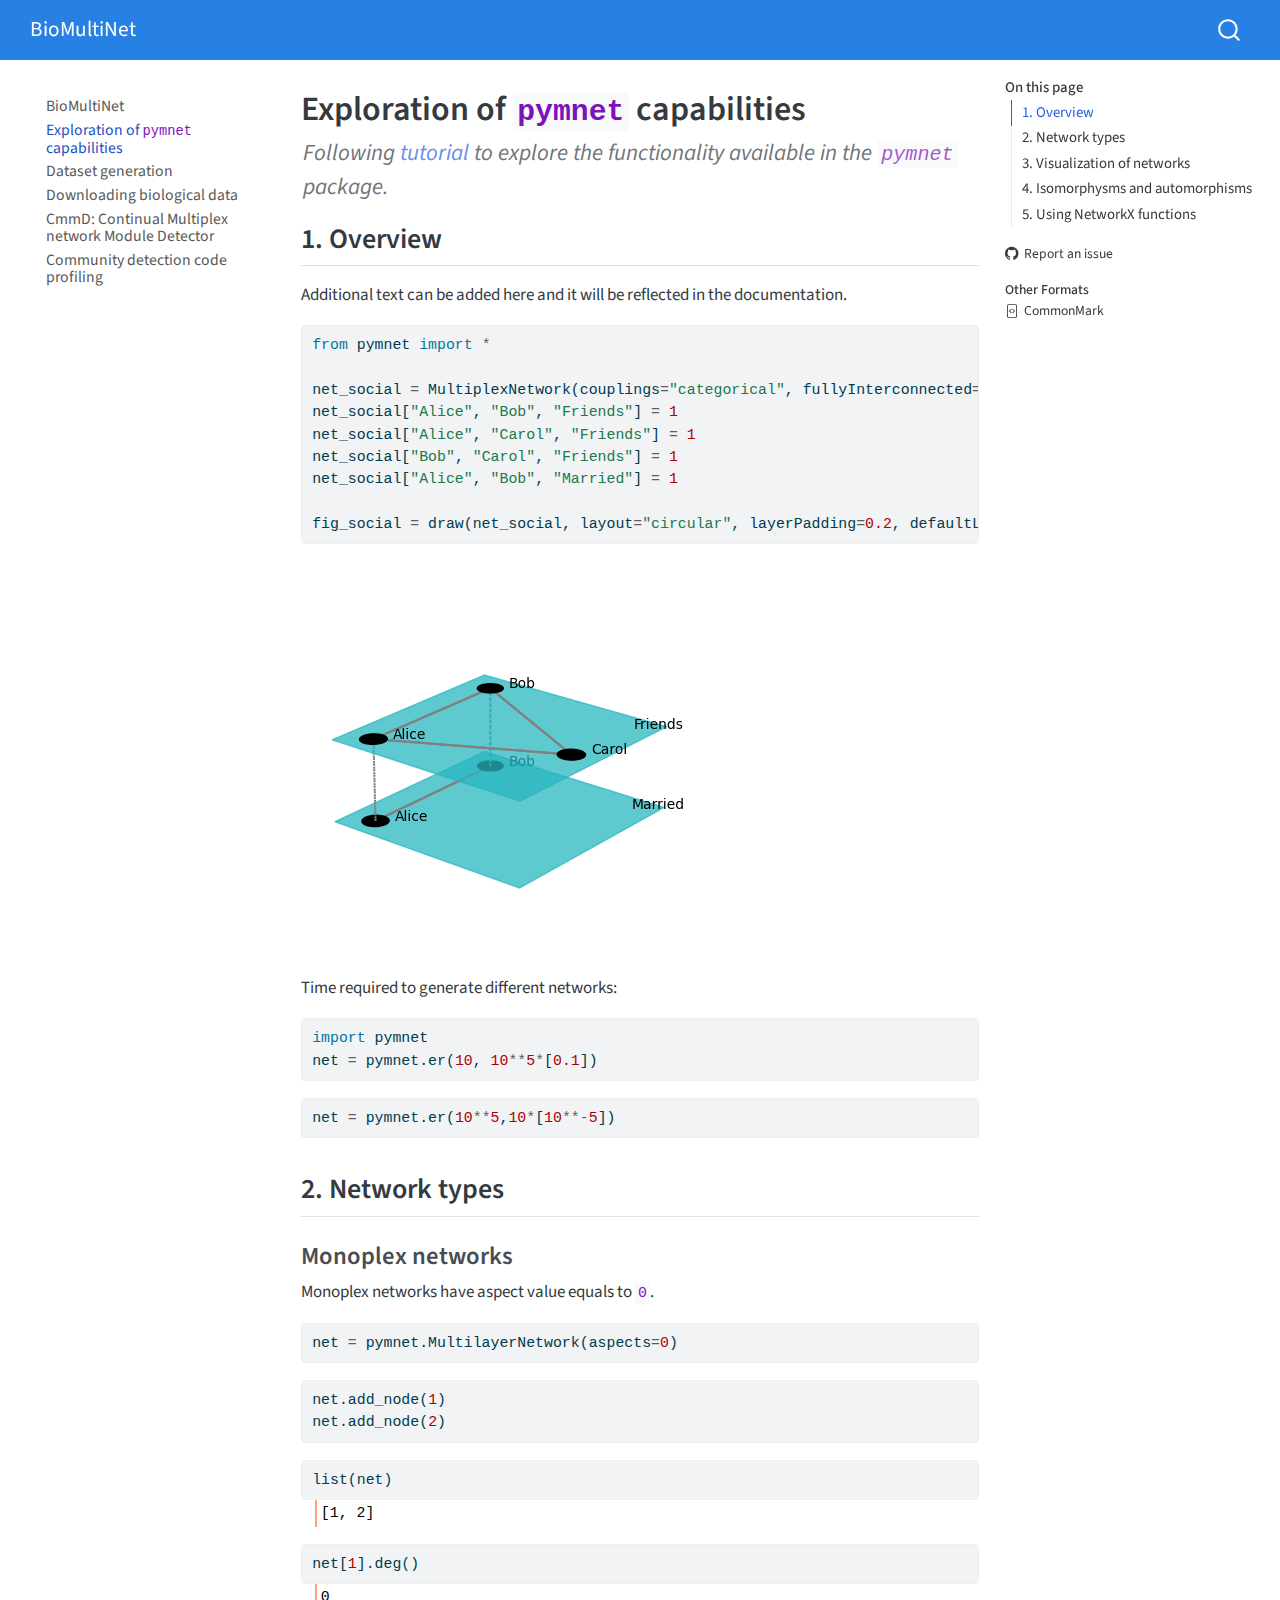
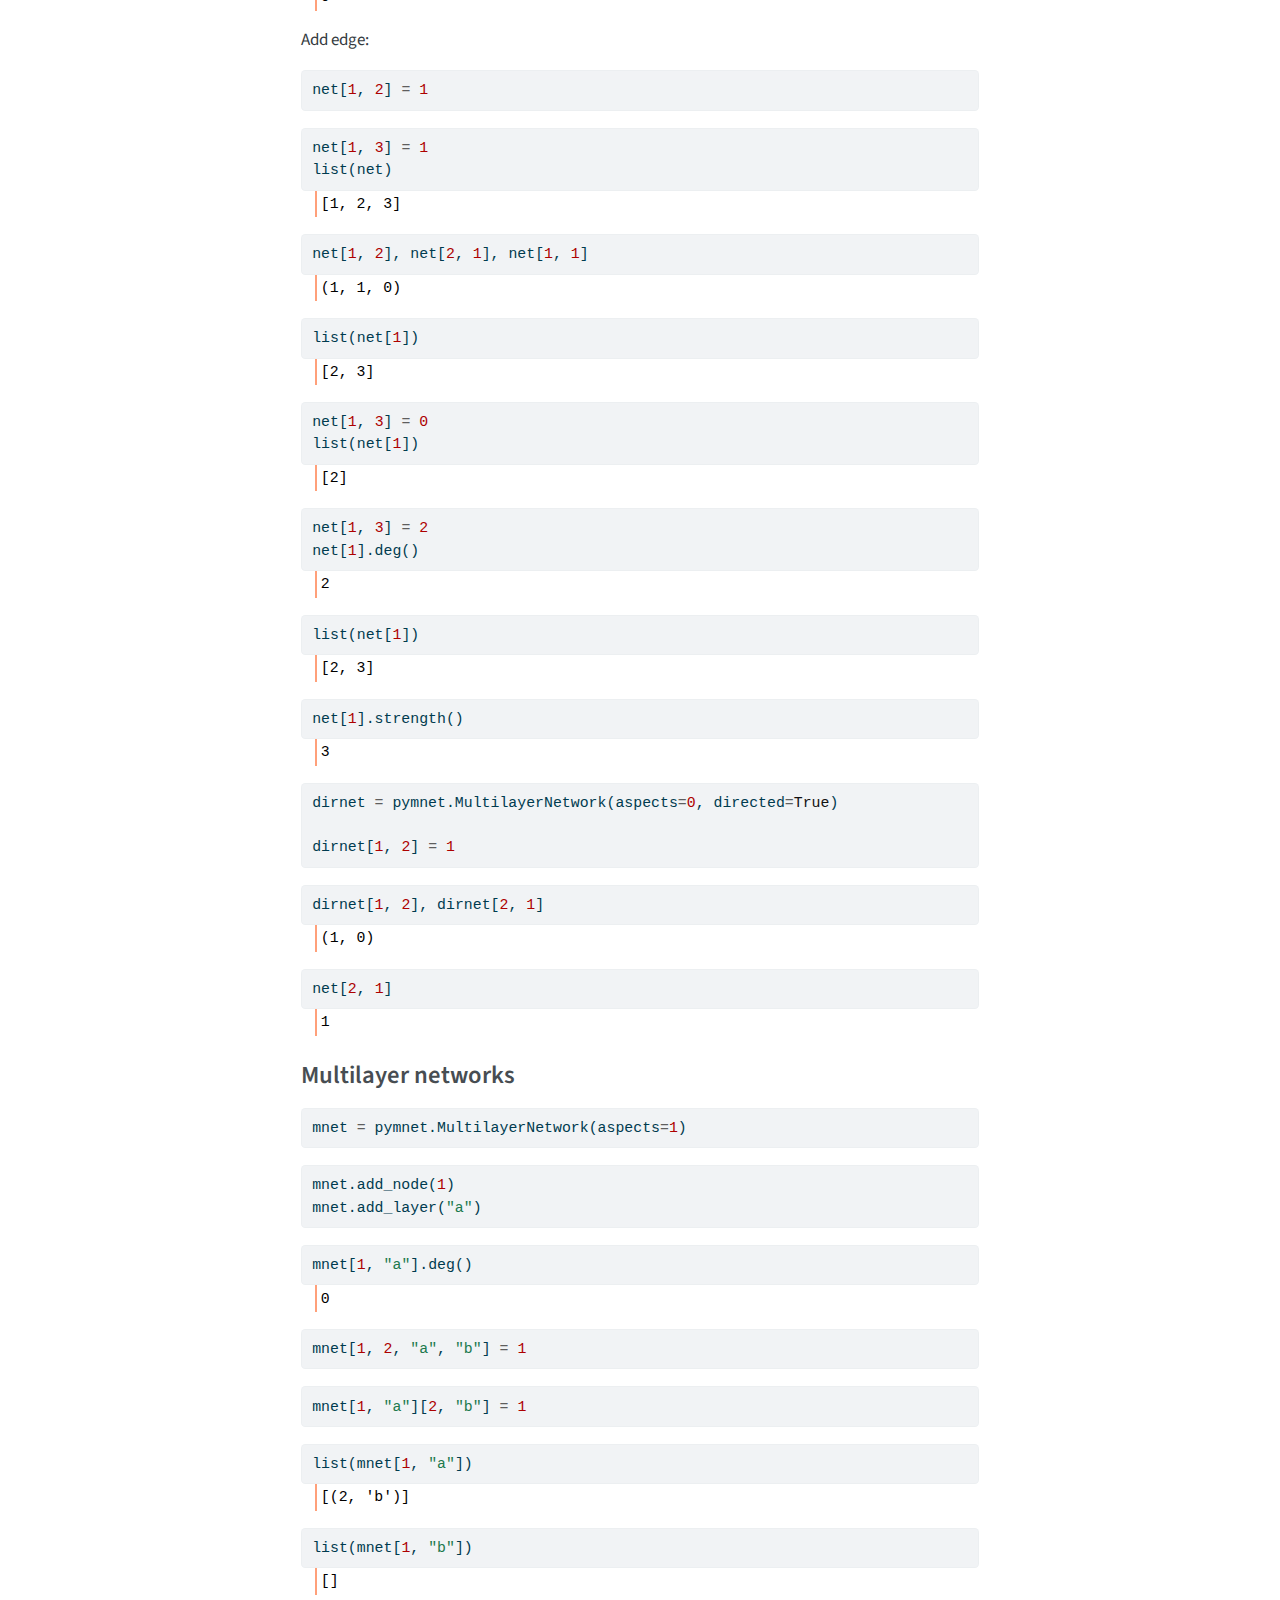
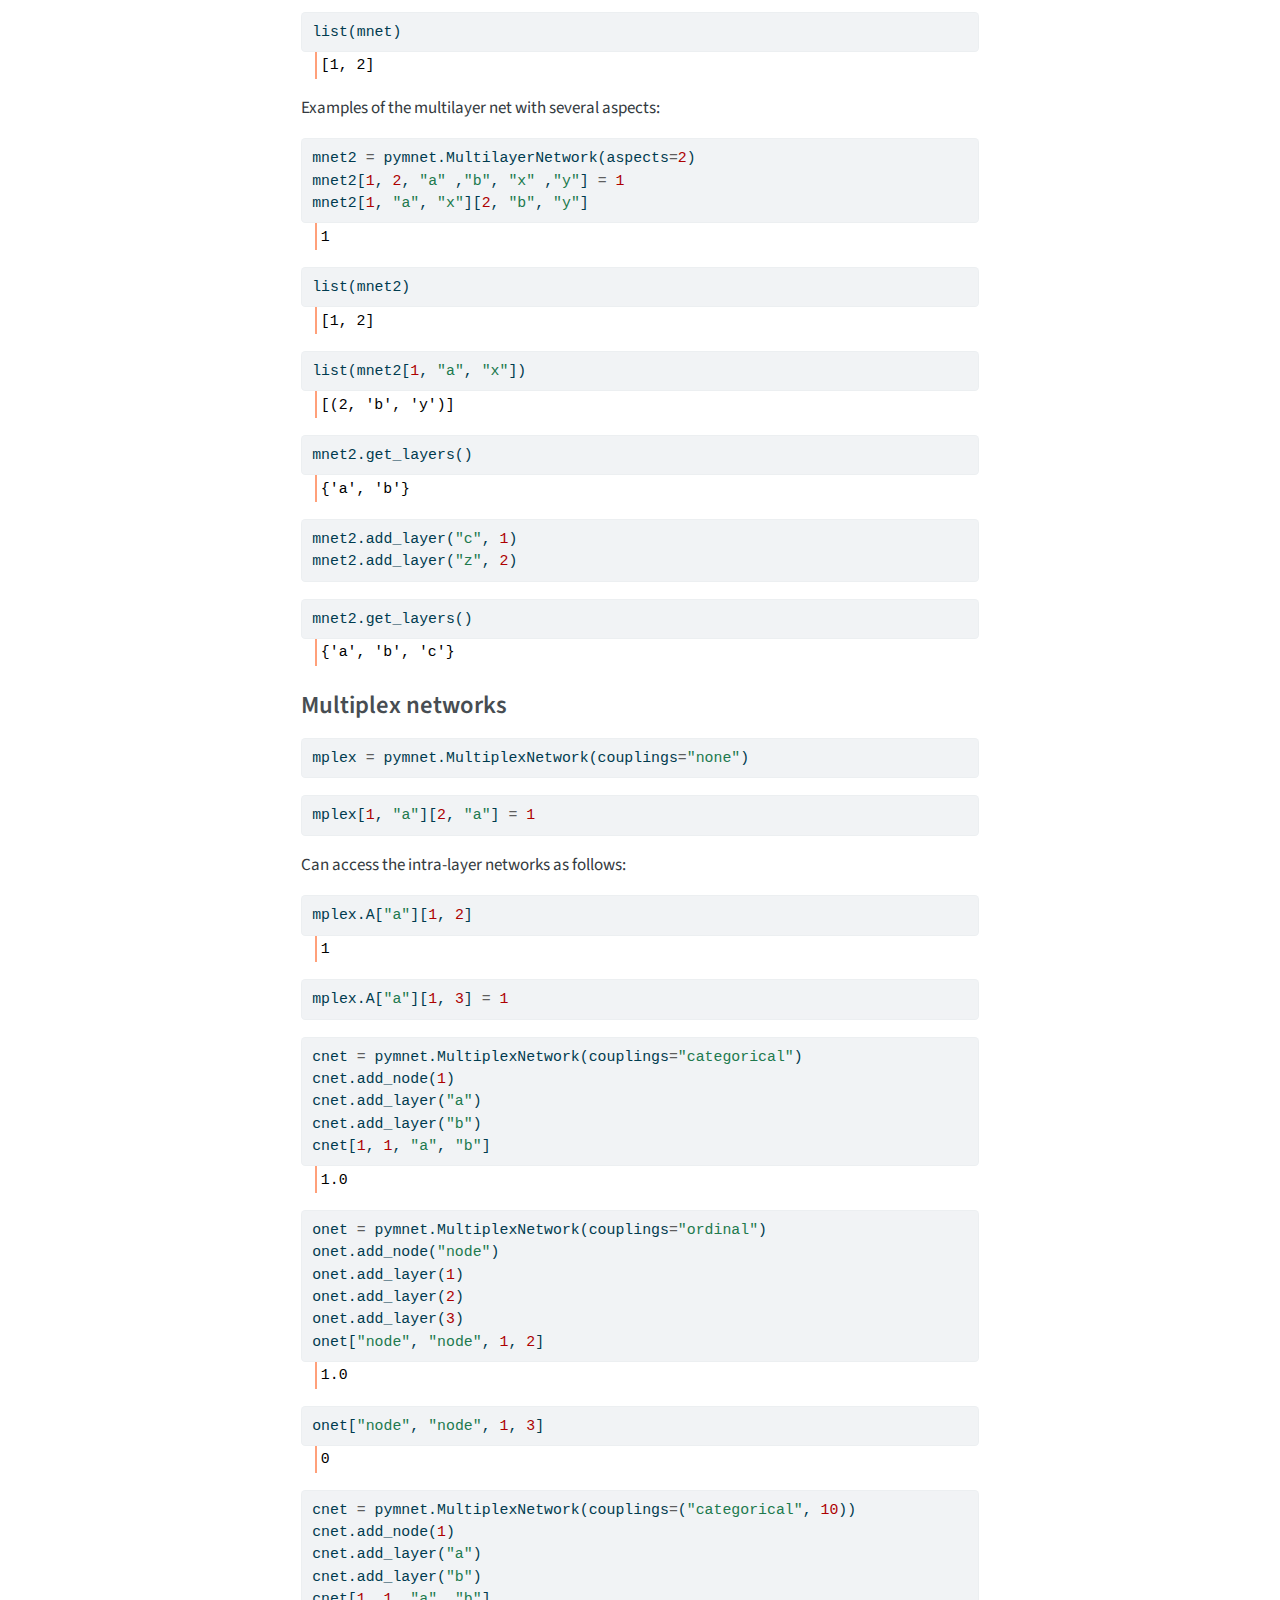
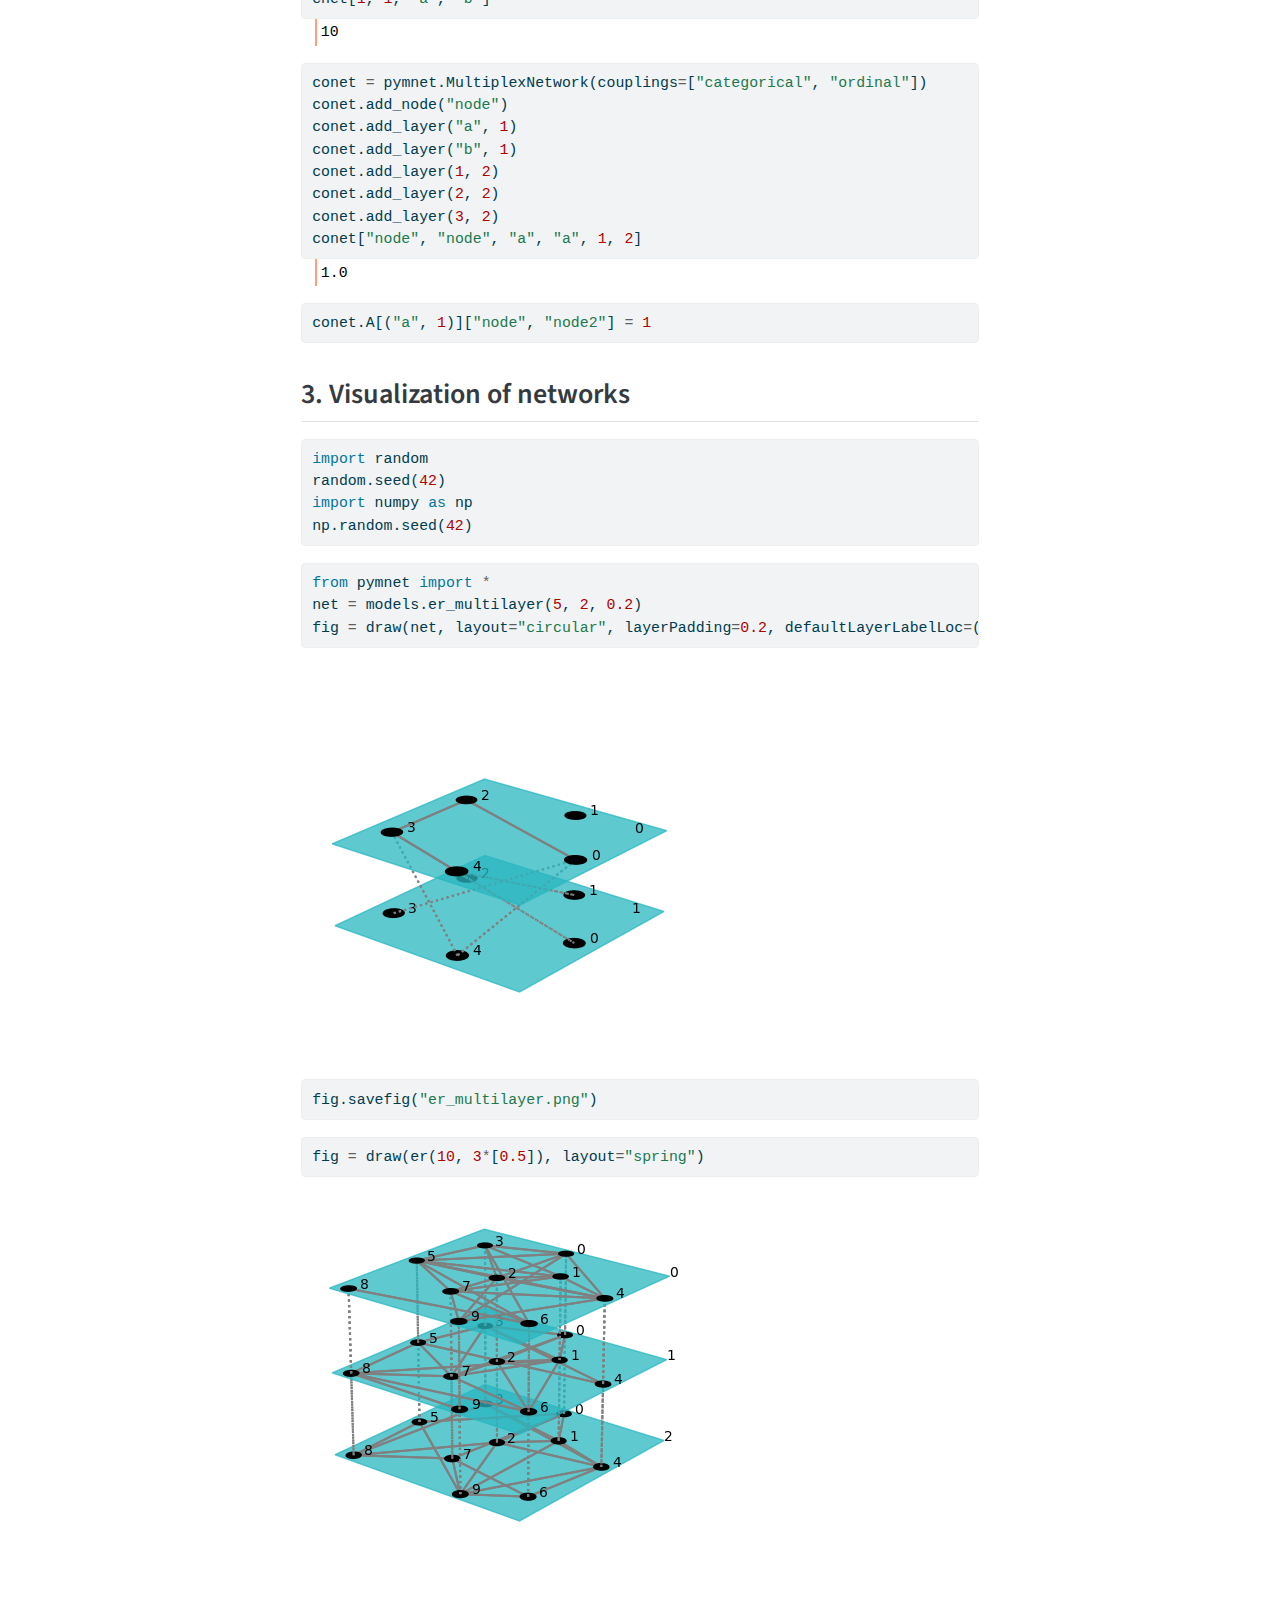
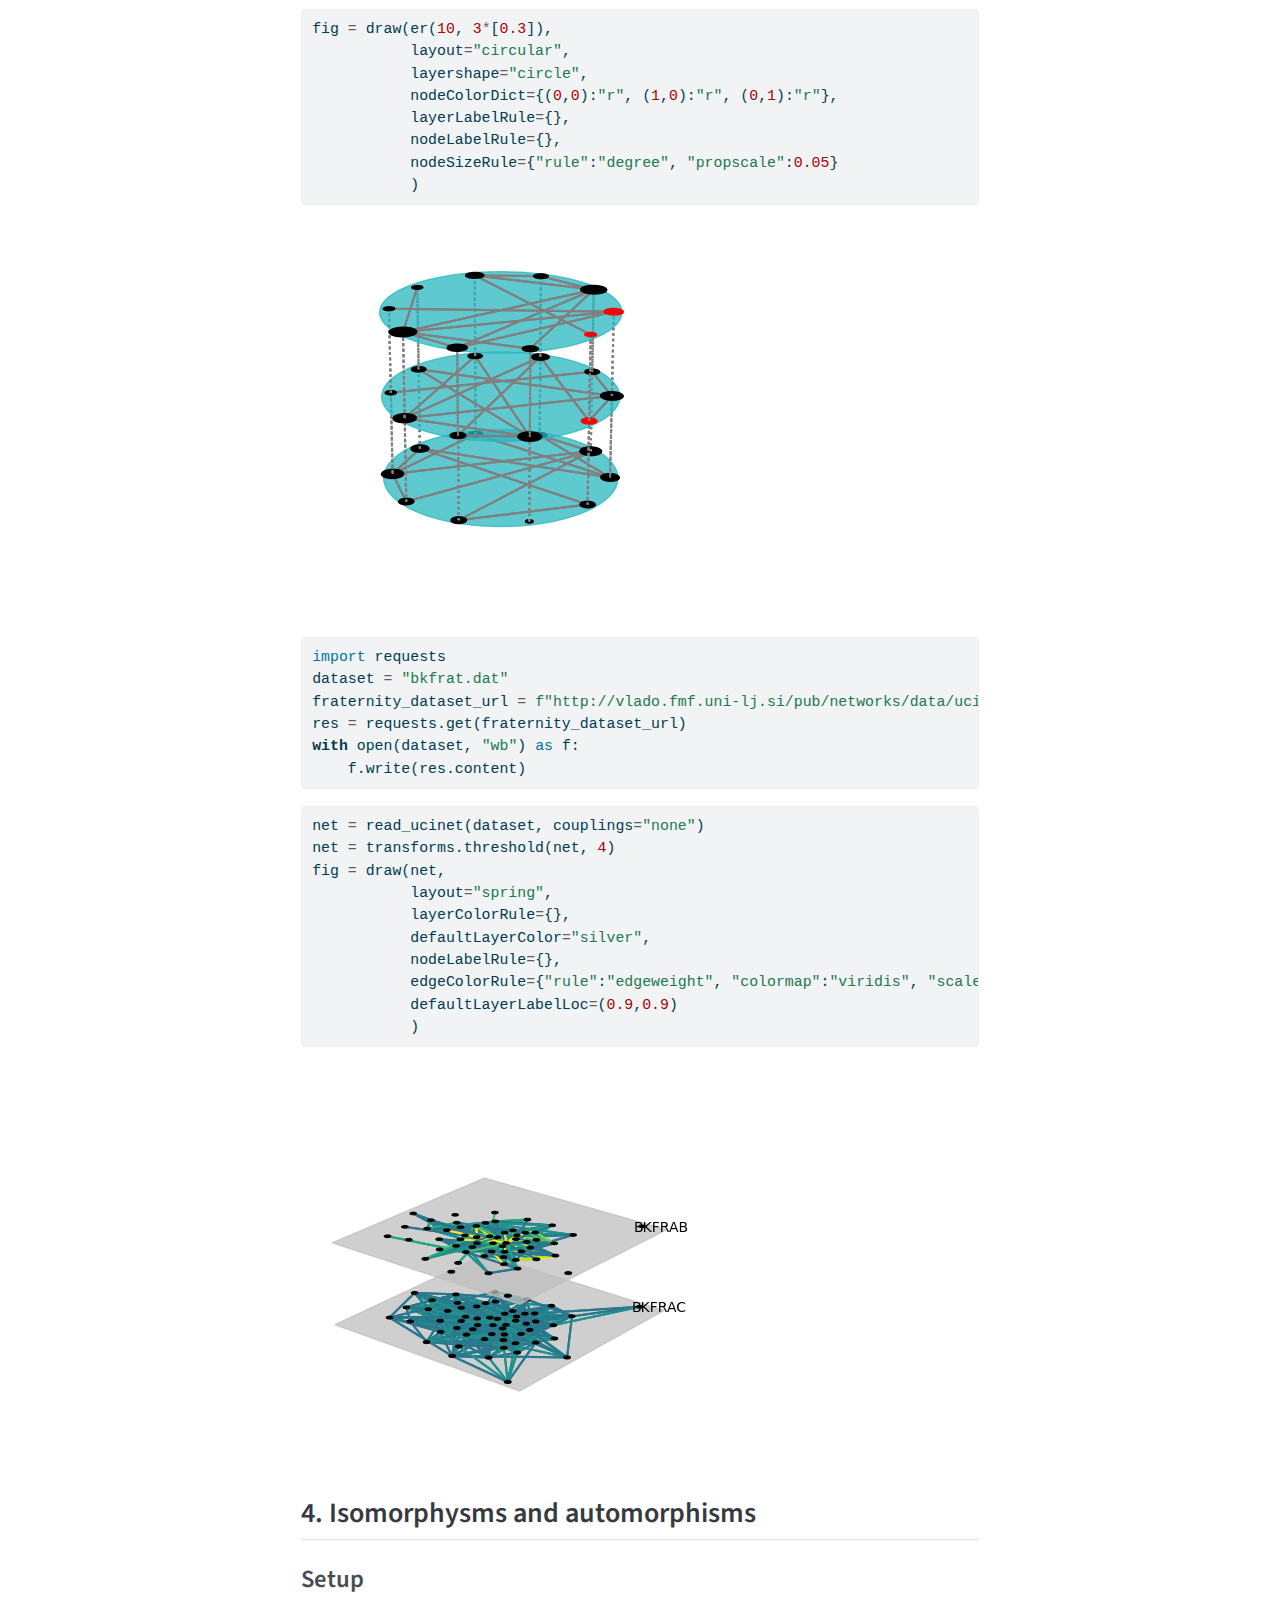
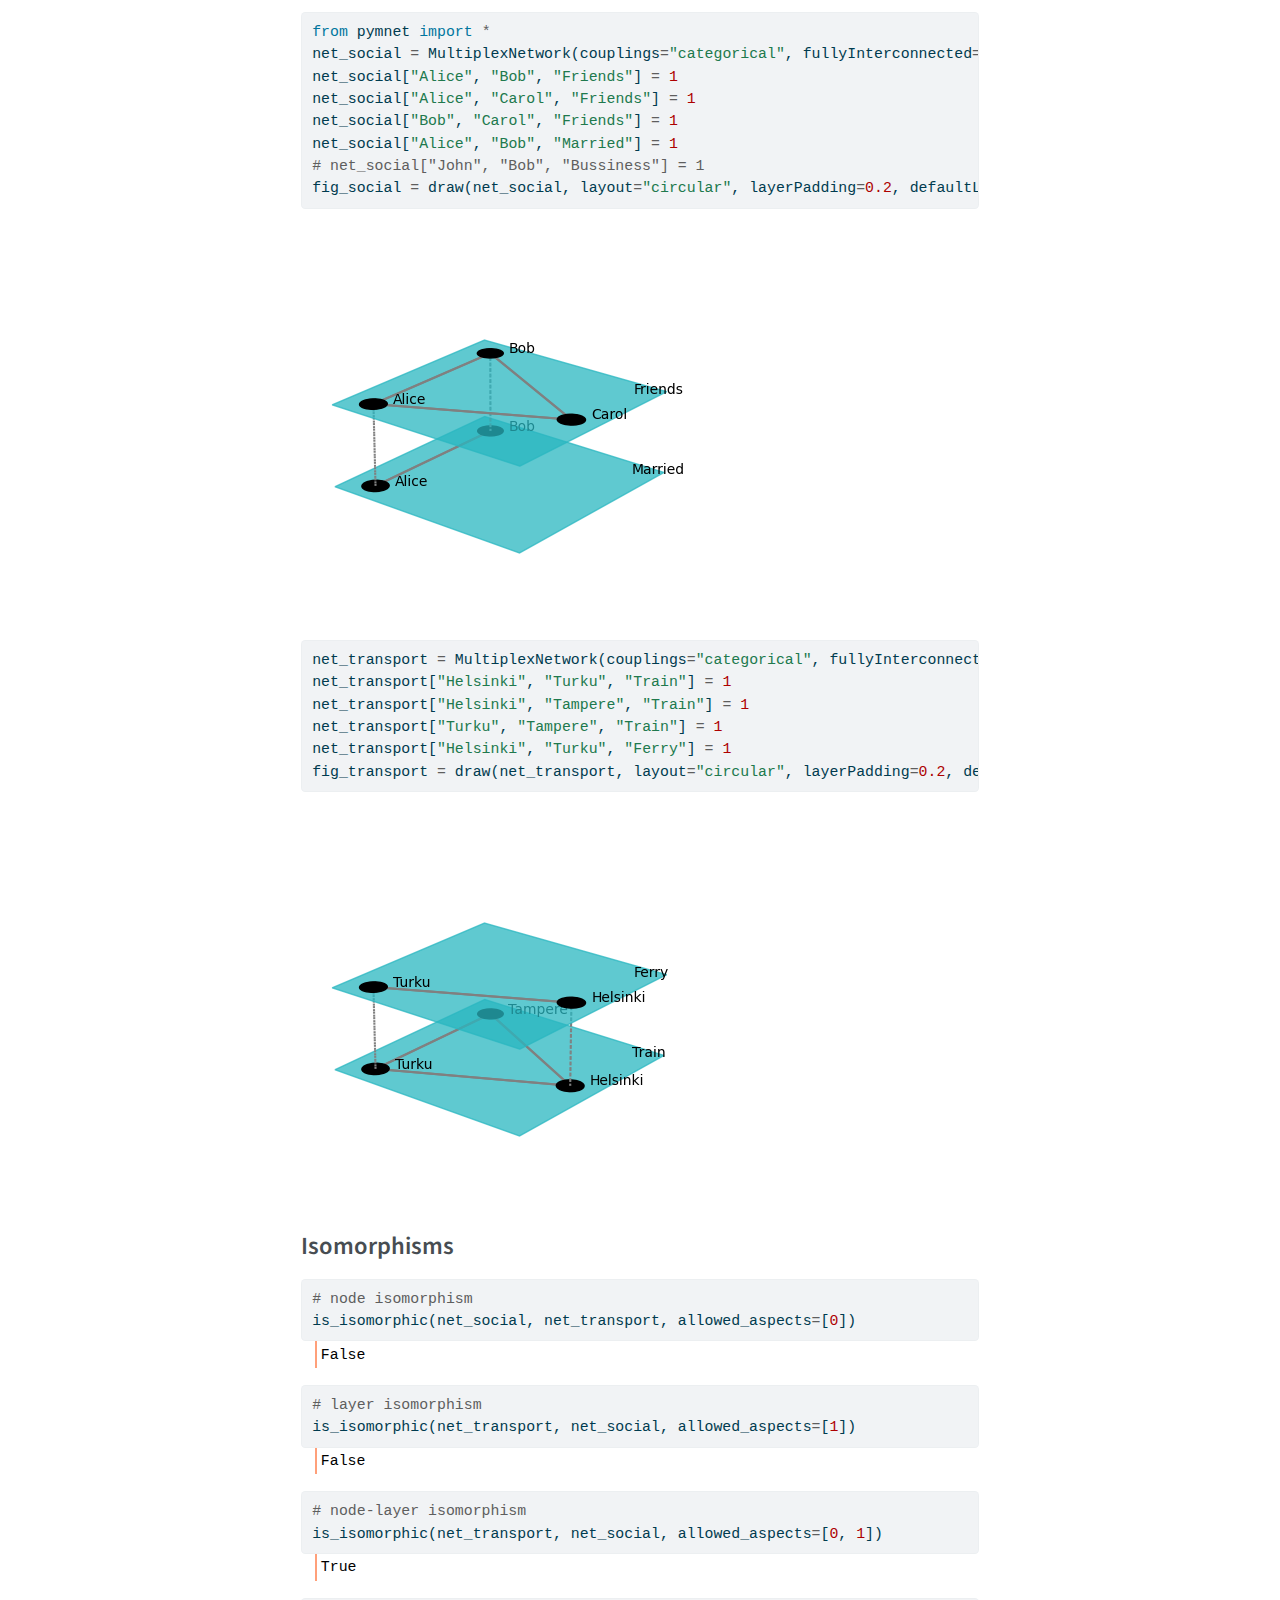
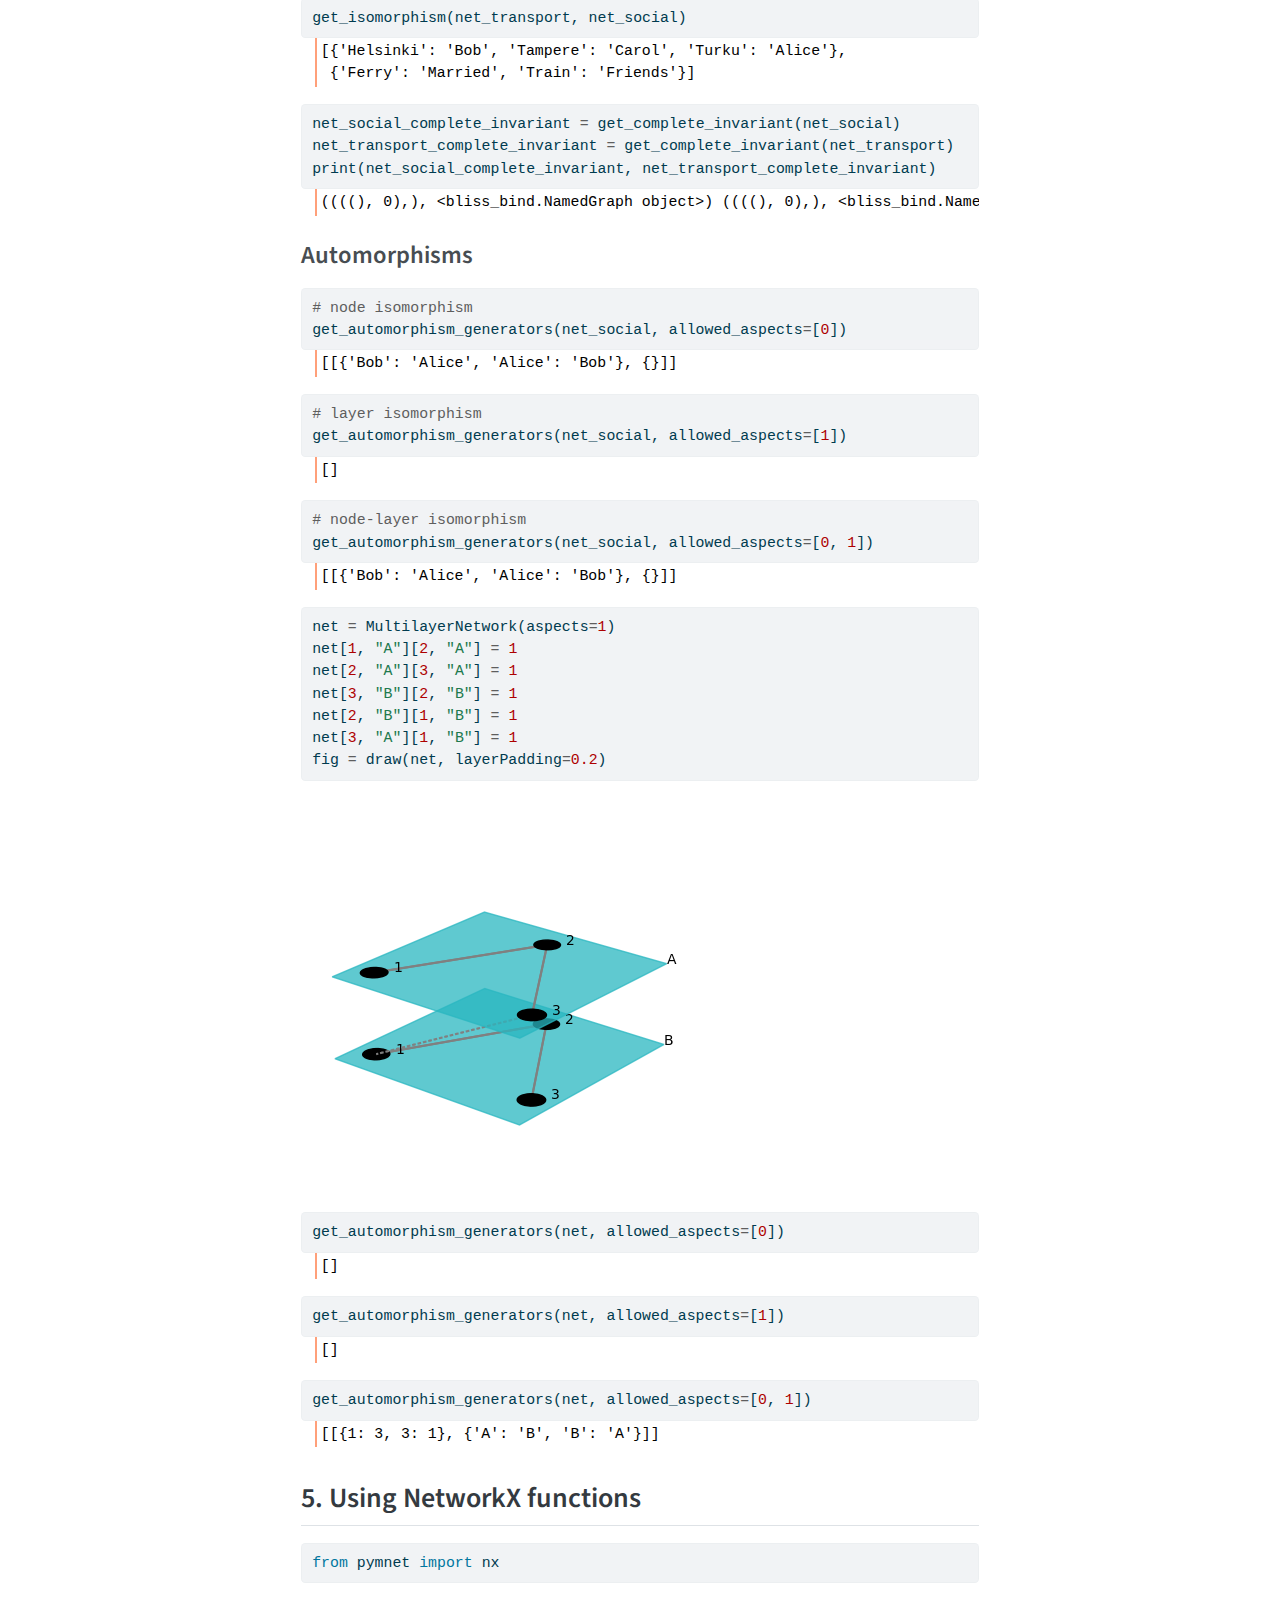
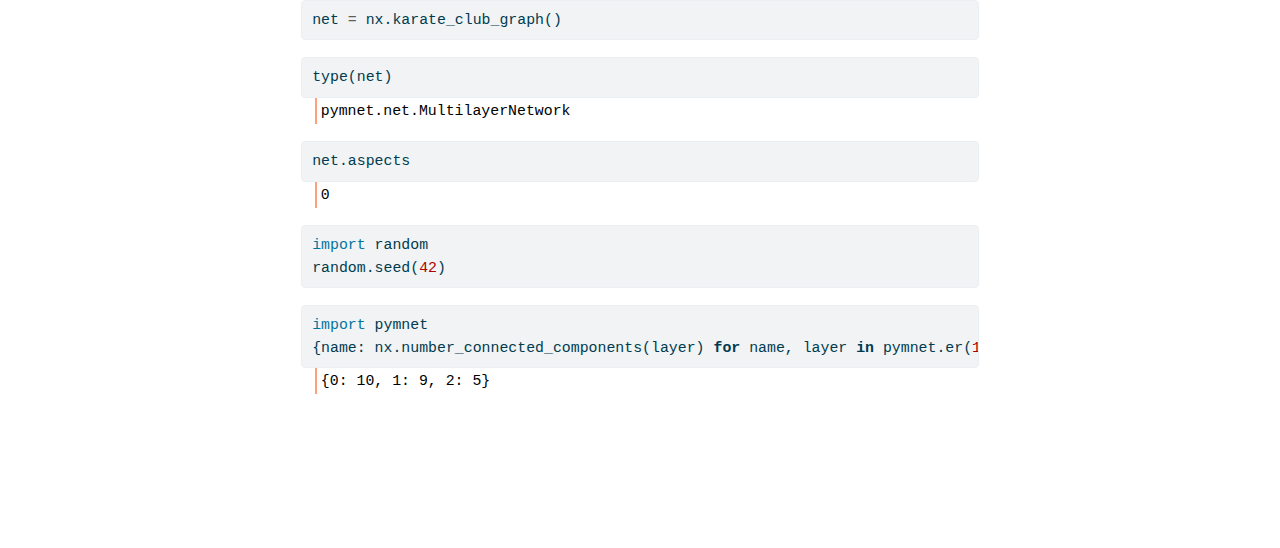
<file: docs/explore_pymnet.html>
<!DOCTYPE html>
<html xmlns="http://www.w3.org/1999/xhtml" lang="en" xml:lang="en"><head>

<meta charset="utf-8">
<meta name="generator" content="quarto-1.5.57">

<meta name="viewport" content="width=device-width, initial-scale=1.0, user-scalable=yes">

<meta name="description" content="Following tutorial to explore the functionality available in the pymnet package.">

<title>Exploration of pymnet capabilities – BioMultiNet</title>
<style>
code{white-space: pre-wrap;}
span.smallcaps{font-variant: small-caps;}
div.columns{display: flex; gap: min(4vw, 1.5em);}
div.column{flex: auto; overflow-x: auto;}
div.hanging-indent{margin-left: 1.5em; text-indent: -1.5em;}
ul.task-list{list-style: none;}
ul.task-list li input[type="checkbox"] {
  width: 0.8em;
  margin: 0 0.8em 0.2em -1em; /* quarto-specific, see https://github.com/quarto-dev/quarto-cli/issues/4556 */ 
  vertical-align: middle;
}
/* CSS for syntax highlighting */
pre > code.sourceCode { white-space: pre; position: relative; }
pre > code.sourceCode > span { line-height: 1.25; }
pre > code.sourceCode > span:empty { height: 1.2em; }
.sourceCode { overflow: visible; }
code.sourceCode > span { color: inherit; text-decoration: inherit; }
div.sourceCode { margin: 1em 0; }
pre.sourceCode { margin: 0; }
@media screen {
div.sourceCode { overflow: auto; }
}
@media print {
pre > code.sourceCode { white-space: pre-wrap; }
pre > code.sourceCode > span { display: inline-block; text-indent: -5em; padding-left: 5em; }
}
pre.numberSource code
  { counter-reset: source-line 0; }
pre.numberSource code > span
  { position: relative; left: -4em; counter-increment: source-line; }
pre.numberSource code > span > a:first-child::before
  { content: counter(source-line);
    position: relative; left: -1em; text-align: right; vertical-align: baseline;
    border: none; display: inline-block;
    -webkit-touch-callout: none; -webkit-user-select: none;
    -khtml-user-select: none; -moz-user-select: none;
    -ms-user-select: none; user-select: none;
    padding: 0 4px; width: 4em;
  }
pre.numberSource { margin-left: 3em;  padding-left: 4px; }
div.sourceCode
  {   }
@media screen {
pre > code.sourceCode > span > a:first-child::before { text-decoration: underline; }
}
</style>


<script src="site_libs/quarto-nav/quarto-nav.js"></script>
<script src="site_libs/quarto-nav/headroom.min.js"></script>
<script src="site_libs/clipboard/clipboard.min.js"></script>
<script src="site_libs/quarto-search/autocomplete.umd.js"></script>
<script src="site_libs/quarto-search/fuse.min.js"></script>
<script src="site_libs/quarto-search/quarto-search.js"></script>
<meta name="quarto:offset" content="./">
<script src="site_libs/quarto-html/quarto.js"></script>
<script src="site_libs/quarto-html/popper.min.js"></script>
<script src="site_libs/quarto-html/tippy.umd.min.js"></script>
<script src="site_libs/quarto-html/anchor.min.js"></script>
<link href="site_libs/quarto-html/tippy.css" rel="stylesheet">
<link href="site_libs/quarto-html/quarto-syntax-highlighting.css" rel="stylesheet" id="quarto-text-highlighting-styles">
<script src="site_libs/bootstrap/bootstrap.min.js"></script>
<link href="site_libs/bootstrap/bootstrap-icons.css" rel="stylesheet">
<link href="site_libs/bootstrap/bootstrap.min.css" rel="stylesheet" id="quarto-bootstrap" data-mode="light">
<script id="quarto-search-options" type="application/json">{
  "location": "navbar",
  "copy-button": false,
  "collapse-after": 3,
  "panel-placement": "end",
  "type": "overlay",
  "limit": 50,
  "keyboard-shortcut": [
    "f",
    "/",
    "s"
  ],
  "show-item-context": false,
  "language": {
    "search-no-results-text": "No results",
    "search-matching-documents-text": "matching documents",
    "search-copy-link-title": "Copy link to search",
    "search-hide-matches-text": "Hide additional matches",
    "search-more-match-text": "more match in this document",
    "search-more-matches-text": "more matches in this document",
    "search-clear-button-title": "Clear",
    "search-text-placeholder": "",
    "search-detached-cancel-button-title": "Cancel",
    "search-submit-button-title": "Submit",
    "search-label": "Search"
  }
}</script>


<link rel="stylesheet" href="styles.css">
<meta property="og:title" content="Exploration of pymnet capabilities – BioMultiNet">
<meta property="og:description" content="Following tutorial to explore the functionality available in the pymnet package.">
<meta property="og:site_name" content="BioMultiNet">
<meta name="twitter:title" content="Exploration of pymnet capabilities – BioMultiNet">
<meta name="twitter:description" content="Following tutorial to explore the functionality available in the pymnet package.">
<meta name="twitter:card" content="summary">
</head>

<body class="nav-sidebar floating nav-fixed">

<div id="quarto-search-results"></div>
  <header id="quarto-header" class="headroom fixed-top">
    <nav class="navbar navbar-expand-lg " data-bs-theme="dark">
      <div class="navbar-container container-fluid">
      <div class="navbar-brand-container mx-auto">
    <a class="navbar-brand" href="./index.html">
    <span class="navbar-title">BioMultiNet</span>
    </a>
  </div>
        <div class="quarto-navbar-tools tools-end">
</div>
          <div id="quarto-search" class="" title="Search"></div>
      </div> <!-- /container-fluid -->
    </nav>
  <nav class="quarto-secondary-nav">
    <div class="container-fluid d-flex">
      <button type="button" class="quarto-btn-toggle btn" data-bs-toggle="collapse" role="button" data-bs-target=".quarto-sidebar-collapse-item" aria-controls="quarto-sidebar" aria-expanded="false" aria-label="Toggle sidebar navigation" onclick="if (window.quartoToggleHeadroom) { window.quartoToggleHeadroom(); }">
        <i class="bi bi-layout-text-sidebar-reverse"></i>
      </button>
        <nav class="quarto-page-breadcrumbs" aria-label="breadcrumb"><ol class="breadcrumb"><li class="breadcrumb-item"><a href="./explore_pymnet.html">Exploration of <code>pymnet</code> capabilities</a></li></ol></nav>
        <a class="flex-grow-1" role="navigation" data-bs-toggle="collapse" data-bs-target=".quarto-sidebar-collapse-item" aria-controls="quarto-sidebar" aria-expanded="false" aria-label="Toggle sidebar navigation" onclick="if (window.quartoToggleHeadroom) { window.quartoToggleHeadroom(); }">      
        </a>
    </div>
  </nav>
</header>
<!-- content -->
<div id="quarto-content" class="quarto-container page-columns page-rows-contents page-layout-article page-navbar">
<!-- sidebar -->
  <nav id="quarto-sidebar" class="sidebar collapse collapse-horizontal quarto-sidebar-collapse-item sidebar-navigation floating overflow-auto">
    <div class="sidebar-menu-container"> 
    <ul class="list-unstyled mt-1">
        <li class="sidebar-item">
  <div class="sidebar-item-container"> 
  <a href="./index.html" class="sidebar-item-text sidebar-link">
 <span class="menu-text">BioMultiNet</span></a>
  </div>
</li>
        <li class="sidebar-item">
  <div class="sidebar-item-container"> 
  <a href="./explore_pymnet.html" class="sidebar-item-text sidebar-link active">
 <span class="menu-text">Exploration of <code>pymnet</code> capabilities</span></a>
  </div>
</li>
        <li class="sidebar-item">
  <div class="sidebar-item-container"> 
  <a href="./generate_data.html" class="sidebar-item-text sidebar-link">
 <span class="menu-text">Dataset generation</span></a>
  </div>
</li>
        <li class="sidebar-item">
  <div class="sidebar-item-container"> 
  <a href="./download_data.html" class="sidebar-item-text sidebar-link">
 <span class="menu-text">Downloading biological data</span></a>
  </div>
</li>
        <li class="sidebar-item">
  <div class="sidebar-item-container"> 
  <a href="./cmmd.html" class="sidebar-item-text sidebar-link">
 <span class="menu-text">CmmD: Continual Multiplex network Module Detector</span></a>
  </div>
</li>
        <li class="sidebar-item">
  <div class="sidebar-item-container"> 
  <a href="./code_profiling.html" class="sidebar-item-text sidebar-link">
 <span class="menu-text">Community detection code profiling</span></a>
  </div>
</li>
    </ul>
    </div>
</nav>
<div id="quarto-sidebar-glass" class="quarto-sidebar-collapse-item" data-bs-toggle="collapse" data-bs-target=".quarto-sidebar-collapse-item"></div>
<!-- margin-sidebar -->
    <div id="quarto-margin-sidebar" class="sidebar margin-sidebar">
        <nav id="TOC" role="doc-toc" class="toc-active">
    <h2 id="toc-title">On this page</h2>
   
  <ul>
  <li><a href="#overview" id="toc-overview" class="nav-link active" data-scroll-target="#overview">1. Overview</a></li>
  <li><a href="#network-types" id="toc-network-types" class="nav-link" data-scroll-target="#network-types">2. Network types</a>
  <ul class="collapse">
  <li><a href="#monoplex-networks" id="toc-monoplex-networks" class="nav-link" data-scroll-target="#monoplex-networks">Monoplex networks</a></li>
  <li><a href="#multilayer-networks" id="toc-multilayer-networks" class="nav-link" data-scroll-target="#multilayer-networks">Multilayer networks</a></li>
  <li><a href="#multiplex-networks" id="toc-multiplex-networks" class="nav-link" data-scroll-target="#multiplex-networks">Multiplex networks</a></li>
  </ul></li>
  <li><a href="#visualization-of-networks" id="toc-visualization-of-networks" class="nav-link" data-scroll-target="#visualization-of-networks">3. Visualization of networks</a></li>
  <li><a href="#isomorphysms-and-automorphisms" id="toc-isomorphysms-and-automorphisms" class="nav-link" data-scroll-target="#isomorphysms-and-automorphisms">4. Isomorphysms and automorphisms</a>
  <ul class="collapse">
  <li><a href="#setup" id="toc-setup" class="nav-link" data-scroll-target="#setup">Setup</a></li>
  <li><a href="#isomorphisms" id="toc-isomorphisms" class="nav-link" data-scroll-target="#isomorphisms">Isomorphisms</a></li>
  <li><a href="#automorphisms" id="toc-automorphisms" class="nav-link" data-scroll-target="#automorphisms">Automorphisms</a></li>
  </ul></li>
  <li><a href="#using-networkx-functions" id="toc-using-networkx-functions" class="nav-link" data-scroll-target="#using-networkx-functions">5. Using NetworkX functions</a></li>
  </ul>
<div class="toc-actions"><ul><li><a href="https://github.com/CalmScout/BioMultiNet/issues/new" class="toc-action"><i class="bi bi-github"></i>Report an issue</a></li></ul></div><div class="quarto-alternate-formats"><h2>Other Formats</h2><ul><li><a href="explore_pymnet.html.md"><i class="bi bi-file-code"></i>CommonMark</a></li></ul></div></nav>
    </div>
<!-- main -->
<main class="content" id="quarto-document-content">

<header id="title-block-header" class="quarto-title-block default">
<div class="quarto-title">
<h1 class="title">Exploration of <code>pymnet</code> capabilities</h1>
</div>

<div>
  <div class="description">
    Following <a href="https://mnets.github.io/pymnet/overview.html">tutorial</a> to explore the functionality available in the <code>pymnet</code> package.
  </div>
</div>


<div class="quarto-title-meta">

    
  
    
  </div>
  


</header>


<!-- WARNING: THIS FILE WAS AUTOGENERATED! DO NOT EDIT! -->
<section id="overview" class="level2">
<h2 class="anchored" data-anchor-id="overview">1. Overview</h2>
<p>Additional text can be added here and it will be reflected in the documentation.</p>
<div id="cell-3" class="cell">
<div class="sourceCode cell-code" id="cb1"><pre class="sourceCode python code-with-copy"><code class="sourceCode python"><span id="cb1-1"><a href="#cb1-1" aria-hidden="true" tabindex="-1"></a><span class="im">from</span> pymnet <span class="im">import</span> <span class="op">*</span></span>
<span id="cb1-2"><a href="#cb1-2" aria-hidden="true" tabindex="-1"></a></span>
<span id="cb1-3"><a href="#cb1-3" aria-hidden="true" tabindex="-1"></a>net_social <span class="op">=</span> MultiplexNetwork(couplings<span class="op">=</span><span class="st">"categorical"</span>, fullyInterconnected<span class="op">=</span><span class="va">False</span>)</span>
<span id="cb1-4"><a href="#cb1-4" aria-hidden="true" tabindex="-1"></a>net_social[<span class="st">"Alice"</span>, <span class="st">"Bob"</span>, <span class="st">"Friends"</span>] <span class="op">=</span> <span class="dv">1</span></span>
<span id="cb1-5"><a href="#cb1-5" aria-hidden="true" tabindex="-1"></a>net_social[<span class="st">"Alice"</span>, <span class="st">"Carol"</span>, <span class="st">"Friends"</span>] <span class="op">=</span> <span class="dv">1</span></span>
<span id="cb1-6"><a href="#cb1-6" aria-hidden="true" tabindex="-1"></a>net_social[<span class="st">"Bob"</span>, <span class="st">"Carol"</span>, <span class="st">"Friends"</span>] <span class="op">=</span> <span class="dv">1</span></span>
<span id="cb1-7"><a href="#cb1-7" aria-hidden="true" tabindex="-1"></a>net_social[<span class="st">"Alice"</span>, <span class="st">"Bob"</span>, <span class="st">"Married"</span>] <span class="op">=</span> <span class="dv">1</span></span>
<span id="cb1-8"><a href="#cb1-8" aria-hidden="true" tabindex="-1"></a></span>
<span id="cb1-9"><a href="#cb1-9" aria-hidden="true" tabindex="-1"></a>fig_social <span class="op">=</span> draw(net_social, layout<span class="op">=</span><span class="st">"circular"</span>, layerPadding<span class="op">=</span><span class="fl">0.2</span>, defaultLayerLabelLoc<span class="op">=</span>(<span class="fl">0.9</span>,<span class="fl">0.9</span>))</span></code><button title="Copy to Clipboard" class="code-copy-button"><i class="bi"></i></button></pre></div>
<div class="cell-output cell-output-display">
<div>
<figure class="figure">
<p><img src="01_explore_pymnet_files/figure-html/cell-2-output-1.png" class="img-fluid figure-img"></p>
</figure>
</div>
</div>
</div>
<p>Time required to generate different networks:</p>
<div id="cell-5" class="cell">
<div class="sourceCode cell-code" id="cb2"><pre class="sourceCode python code-with-copy"><code class="sourceCode python"><span id="cb2-1"><a href="#cb2-1" aria-hidden="true" tabindex="-1"></a><span class="im">import</span> pymnet</span>
<span id="cb2-2"><a href="#cb2-2" aria-hidden="true" tabindex="-1"></a>net <span class="op">=</span> pymnet.er(<span class="dv">10</span>, <span class="dv">10</span><span class="op">**</span><span class="dv">5</span><span class="op">*</span>[<span class="fl">0.1</span>])</span></code><button title="Copy to Clipboard" class="code-copy-button"><i class="bi"></i></button></pre></div>
</div>
<div id="cell-6" class="cell">
<div class="sourceCode cell-code" id="cb3"><pre class="sourceCode python code-with-copy"><code class="sourceCode python"><span id="cb3-1"><a href="#cb3-1" aria-hidden="true" tabindex="-1"></a>net <span class="op">=</span> pymnet.er(<span class="dv">10</span><span class="op">**</span><span class="dv">5</span>,<span class="dv">10</span><span class="op">*</span>[<span class="dv">10</span><span class="op">**-</span><span class="dv">5</span>])</span></code><button title="Copy to Clipboard" class="code-copy-button"><i class="bi"></i></button></pre></div>
</div>
</section>
<section id="network-types" class="level2">
<h2 class="anchored" data-anchor-id="network-types">2. Network types</h2>
<section id="monoplex-networks" class="level3">
<h3 class="anchored" data-anchor-id="monoplex-networks">Monoplex networks</h3>
<p>Monoplex networks have aspect value equals to <code>0</code>.</p>
<div id="cell-9" class="cell">
<div class="sourceCode cell-code" id="cb4"><pre class="sourceCode python code-with-copy"><code class="sourceCode python"><span id="cb4-1"><a href="#cb4-1" aria-hidden="true" tabindex="-1"></a>net <span class="op">=</span> pymnet.MultilayerNetwork(aspects<span class="op">=</span><span class="dv">0</span>)</span></code><button title="Copy to Clipboard" class="code-copy-button"><i class="bi"></i></button></pre></div>
</div>
<div id="cell-10" class="cell">
<div class="sourceCode cell-code" id="cb5"><pre class="sourceCode python code-with-copy"><code class="sourceCode python"><span id="cb5-1"><a href="#cb5-1" aria-hidden="true" tabindex="-1"></a>net.add_node(<span class="dv">1</span>)</span>
<span id="cb5-2"><a href="#cb5-2" aria-hidden="true" tabindex="-1"></a>net.add_node(<span class="dv">2</span>)</span></code><button title="Copy to Clipboard" class="code-copy-button"><i class="bi"></i></button></pre></div>
</div>
<div id="cell-11" class="cell">
<div class="sourceCode cell-code" id="cb6"><pre class="sourceCode python code-with-copy"><code class="sourceCode python"><span id="cb6-1"><a href="#cb6-1" aria-hidden="true" tabindex="-1"></a><span class="bu">list</span>(net)</span></code><button title="Copy to Clipboard" class="code-copy-button"><i class="bi"></i></button></pre></div>
<div class="cell-output cell-output-display">
<pre><code>[1, 2]</code></pre>
</div>
</div>
<div id="cell-12" class="cell">
<div class="sourceCode cell-code" id="cb8"><pre class="sourceCode python code-with-copy"><code class="sourceCode python"><span id="cb8-1"><a href="#cb8-1" aria-hidden="true" tabindex="-1"></a>net[<span class="dv">1</span>].deg()</span></code><button title="Copy to Clipboard" class="code-copy-button"><i class="bi"></i></button></pre></div>
<div class="cell-output cell-output-display">
<pre><code>0</code></pre>
</div>
</div>
<p>Add edge:</p>
<div id="cell-14" class="cell">
<div class="sourceCode cell-code" id="cb10"><pre class="sourceCode python code-with-copy"><code class="sourceCode python"><span id="cb10-1"><a href="#cb10-1" aria-hidden="true" tabindex="-1"></a>net[<span class="dv">1</span>, <span class="dv">2</span>] <span class="op">=</span> <span class="dv">1</span></span></code><button title="Copy to Clipboard" class="code-copy-button"><i class="bi"></i></button></pre></div>
</div>
<div id="cell-15" class="cell">
<div class="sourceCode cell-code" id="cb11"><pre class="sourceCode python code-with-copy"><code class="sourceCode python"><span id="cb11-1"><a href="#cb11-1" aria-hidden="true" tabindex="-1"></a>net[<span class="dv">1</span>, <span class="dv">3</span>] <span class="op">=</span> <span class="dv">1</span></span>
<span id="cb11-2"><a href="#cb11-2" aria-hidden="true" tabindex="-1"></a><span class="bu">list</span>(net)</span></code><button title="Copy to Clipboard" class="code-copy-button"><i class="bi"></i></button></pre></div>
<div class="cell-output cell-output-display">
<pre><code>[1, 2, 3]</code></pre>
</div>
</div>
<div id="cell-16" class="cell">
<div class="sourceCode cell-code" id="cb13"><pre class="sourceCode python code-with-copy"><code class="sourceCode python"><span id="cb13-1"><a href="#cb13-1" aria-hidden="true" tabindex="-1"></a>net[<span class="dv">1</span>, <span class="dv">2</span>], net[<span class="dv">2</span>, <span class="dv">1</span>], net[<span class="dv">1</span>, <span class="dv">1</span>]</span></code><button title="Copy to Clipboard" class="code-copy-button"><i class="bi"></i></button></pre></div>
<div class="cell-output cell-output-display">
<pre><code>(1, 1, 0)</code></pre>
</div>
</div>
<div id="cell-17" class="cell">
<div class="sourceCode cell-code" id="cb15"><pre class="sourceCode python code-with-copy"><code class="sourceCode python"><span id="cb15-1"><a href="#cb15-1" aria-hidden="true" tabindex="-1"></a><span class="bu">list</span>(net[<span class="dv">1</span>])</span></code><button title="Copy to Clipboard" class="code-copy-button"><i class="bi"></i></button></pre></div>
<div class="cell-output cell-output-display">
<pre><code>[2, 3]</code></pre>
</div>
</div>
<div id="cell-18" class="cell">
<div class="sourceCode cell-code" id="cb17"><pre class="sourceCode python code-with-copy"><code class="sourceCode python"><span id="cb17-1"><a href="#cb17-1" aria-hidden="true" tabindex="-1"></a>net[<span class="dv">1</span>, <span class="dv">3</span>] <span class="op">=</span> <span class="dv">0</span></span>
<span id="cb17-2"><a href="#cb17-2" aria-hidden="true" tabindex="-1"></a><span class="bu">list</span>(net[<span class="dv">1</span>])</span></code><button title="Copy to Clipboard" class="code-copy-button"><i class="bi"></i></button></pre></div>
<div class="cell-output cell-output-display">
<pre><code>[2]</code></pre>
</div>
</div>
<div id="cell-19" class="cell">
<div class="sourceCode cell-code" id="cb19"><pre class="sourceCode python code-with-copy"><code class="sourceCode python"><span id="cb19-1"><a href="#cb19-1" aria-hidden="true" tabindex="-1"></a>net[<span class="dv">1</span>, <span class="dv">3</span>] <span class="op">=</span> <span class="dv">2</span></span>
<span id="cb19-2"><a href="#cb19-2" aria-hidden="true" tabindex="-1"></a>net[<span class="dv">1</span>].deg()</span></code><button title="Copy to Clipboard" class="code-copy-button"><i class="bi"></i></button></pre></div>
<div class="cell-output cell-output-display">
<pre><code>2</code></pre>
</div>
</div>
<div id="cell-20" class="cell">
<div class="sourceCode cell-code" id="cb21"><pre class="sourceCode python code-with-copy"><code class="sourceCode python"><span id="cb21-1"><a href="#cb21-1" aria-hidden="true" tabindex="-1"></a><span class="bu">list</span>(net[<span class="dv">1</span>])</span></code><button title="Copy to Clipboard" class="code-copy-button"><i class="bi"></i></button></pre></div>
<div class="cell-output cell-output-display">
<pre><code>[2, 3]</code></pre>
</div>
</div>
<div id="cell-21" class="cell">
<div class="sourceCode cell-code" id="cb23"><pre class="sourceCode python code-with-copy"><code class="sourceCode python"><span id="cb23-1"><a href="#cb23-1" aria-hidden="true" tabindex="-1"></a>net[<span class="dv">1</span>].strength()</span></code><button title="Copy to Clipboard" class="code-copy-button"><i class="bi"></i></button></pre></div>
<div class="cell-output cell-output-display">
<pre><code>3</code></pre>
</div>
</div>
<div id="cell-22" class="cell">
<div class="sourceCode cell-code" id="cb25"><pre class="sourceCode python code-with-copy"><code class="sourceCode python"><span id="cb25-1"><a href="#cb25-1" aria-hidden="true" tabindex="-1"></a>dirnet <span class="op">=</span> pymnet.MultilayerNetwork(aspects<span class="op">=</span><span class="dv">0</span>, directed<span class="op">=</span><span class="va">True</span>)</span>
<span id="cb25-2"><a href="#cb25-2" aria-hidden="true" tabindex="-1"></a></span>
<span id="cb25-3"><a href="#cb25-3" aria-hidden="true" tabindex="-1"></a>dirnet[<span class="dv">1</span>, <span class="dv">2</span>] <span class="op">=</span> <span class="dv">1</span></span></code><button title="Copy to Clipboard" class="code-copy-button"><i class="bi"></i></button></pre></div>
</div>
<div id="cell-23" class="cell">
<div class="sourceCode cell-code" id="cb26"><pre class="sourceCode python code-with-copy"><code class="sourceCode python"><span id="cb26-1"><a href="#cb26-1" aria-hidden="true" tabindex="-1"></a>dirnet[<span class="dv">1</span>, <span class="dv">2</span>], dirnet[<span class="dv">2</span>, <span class="dv">1</span>]</span></code><button title="Copy to Clipboard" class="code-copy-button"><i class="bi"></i></button></pre></div>
<div class="cell-output cell-output-display">
<pre><code>(1, 0)</code></pre>
</div>
</div>
<div id="cell-24" class="cell">
<div class="sourceCode cell-code" id="cb28"><pre class="sourceCode python code-with-copy"><code class="sourceCode python"><span id="cb28-1"><a href="#cb28-1" aria-hidden="true" tabindex="-1"></a>net[<span class="dv">2</span>, <span class="dv">1</span>]</span></code><button title="Copy to Clipboard" class="code-copy-button"><i class="bi"></i></button></pre></div>
<div class="cell-output cell-output-display">
<pre><code>1</code></pre>
</div>
</div>
</section>
<section id="multilayer-networks" class="level3">
<h3 class="anchored" data-anchor-id="multilayer-networks">Multilayer networks</h3>
<div id="cell-26" class="cell">
<div class="sourceCode cell-code" id="cb30"><pre class="sourceCode python code-with-copy"><code class="sourceCode python"><span id="cb30-1"><a href="#cb30-1" aria-hidden="true" tabindex="-1"></a>mnet <span class="op">=</span> pymnet.MultilayerNetwork(aspects<span class="op">=</span><span class="dv">1</span>)</span></code><button title="Copy to Clipboard" class="code-copy-button"><i class="bi"></i></button></pre></div>
</div>
<div id="cell-27" class="cell">
<div class="sourceCode cell-code" id="cb31"><pre class="sourceCode python code-with-copy"><code class="sourceCode python"><span id="cb31-1"><a href="#cb31-1" aria-hidden="true" tabindex="-1"></a>mnet.add_node(<span class="dv">1</span>)</span>
<span id="cb31-2"><a href="#cb31-2" aria-hidden="true" tabindex="-1"></a>mnet.add_layer(<span class="st">"a"</span>)</span></code><button title="Copy to Clipboard" class="code-copy-button"><i class="bi"></i></button></pre></div>
</div>
<div id="cell-28" class="cell">
<div class="sourceCode cell-code" id="cb32"><pre class="sourceCode python code-with-copy"><code class="sourceCode python"><span id="cb32-1"><a href="#cb32-1" aria-hidden="true" tabindex="-1"></a>mnet[<span class="dv">1</span>, <span class="st">"a"</span>].deg()</span></code><button title="Copy to Clipboard" class="code-copy-button"><i class="bi"></i></button></pre></div>
<div class="cell-output cell-output-display">
<pre><code>0</code></pre>
</div>
</div>
<div id="cell-29" class="cell">
<div class="sourceCode cell-code" id="cb34"><pre class="sourceCode python code-with-copy"><code class="sourceCode python"><span id="cb34-1"><a href="#cb34-1" aria-hidden="true" tabindex="-1"></a>mnet[<span class="dv">1</span>, <span class="dv">2</span>, <span class="st">"a"</span>, <span class="st">"b"</span>] <span class="op">=</span> <span class="dv">1</span></span></code><button title="Copy to Clipboard" class="code-copy-button"><i class="bi"></i></button></pre></div>
</div>
<div id="cell-30" class="cell">
<div class="sourceCode cell-code" id="cb35"><pre class="sourceCode python code-with-copy"><code class="sourceCode python"><span id="cb35-1"><a href="#cb35-1" aria-hidden="true" tabindex="-1"></a>mnet[<span class="dv">1</span>, <span class="st">"a"</span>][<span class="dv">2</span>, <span class="st">"b"</span>] <span class="op">=</span> <span class="dv">1</span></span></code><button title="Copy to Clipboard" class="code-copy-button"><i class="bi"></i></button></pre></div>
</div>
<div id="cell-31" class="cell">
<div class="sourceCode cell-code" id="cb36"><pre class="sourceCode python code-with-copy"><code class="sourceCode python"><span id="cb36-1"><a href="#cb36-1" aria-hidden="true" tabindex="-1"></a><span class="bu">list</span>(mnet[<span class="dv">1</span>, <span class="st">"a"</span>])</span></code><button title="Copy to Clipboard" class="code-copy-button"><i class="bi"></i></button></pre></div>
<div class="cell-output cell-output-display">
<pre><code>[(2, 'b')]</code></pre>
</div>
</div>
<div id="cell-32" class="cell">
<div class="sourceCode cell-code" id="cb38"><pre class="sourceCode python code-with-copy"><code class="sourceCode python"><span id="cb38-1"><a href="#cb38-1" aria-hidden="true" tabindex="-1"></a><span class="bu">list</span>(mnet[<span class="dv">1</span>, <span class="st">"b"</span>])</span></code><button title="Copy to Clipboard" class="code-copy-button"><i class="bi"></i></button></pre></div>
<div class="cell-output cell-output-display">
<pre><code>[]</code></pre>
</div>
</div>
<div id="cell-33" class="cell">
<div class="sourceCode cell-code" id="cb40"><pre class="sourceCode python code-with-copy"><code class="sourceCode python"><span id="cb40-1"><a href="#cb40-1" aria-hidden="true" tabindex="-1"></a><span class="bu">list</span>(mnet)</span></code><button title="Copy to Clipboard" class="code-copy-button"><i class="bi"></i></button></pre></div>
<div class="cell-output cell-output-display">
<pre><code>[1, 2]</code></pre>
</div>
</div>
<p>Examples of the multilayer net with several aspects:</p>
<div id="cell-35" class="cell">
<div class="sourceCode cell-code" id="cb42"><pre class="sourceCode python code-with-copy"><code class="sourceCode python"><span id="cb42-1"><a href="#cb42-1" aria-hidden="true" tabindex="-1"></a>mnet2 <span class="op">=</span> pymnet.MultilayerNetwork(aspects<span class="op">=</span><span class="dv">2</span>)</span>
<span id="cb42-2"><a href="#cb42-2" aria-hidden="true" tabindex="-1"></a>mnet2[<span class="dv">1</span>, <span class="dv">2</span>, <span class="st">"a"</span> ,<span class="st">"b"</span>, <span class="st">"x"</span> ,<span class="st">"y"</span>] <span class="op">=</span> <span class="dv">1</span></span>
<span id="cb42-3"><a href="#cb42-3" aria-hidden="true" tabindex="-1"></a>mnet2[<span class="dv">1</span>, <span class="st">"a"</span>, <span class="st">"x"</span>][<span class="dv">2</span>, <span class="st">"b"</span>, <span class="st">"y"</span>]</span></code><button title="Copy to Clipboard" class="code-copy-button"><i class="bi"></i></button></pre></div>
<div class="cell-output cell-output-display">
<pre><code>1</code></pre>
</div>
</div>
<div id="cell-36" class="cell">
<div class="sourceCode cell-code" id="cb44"><pre class="sourceCode python code-with-copy"><code class="sourceCode python"><span id="cb44-1"><a href="#cb44-1" aria-hidden="true" tabindex="-1"></a><span class="bu">list</span>(mnet2)</span></code><button title="Copy to Clipboard" class="code-copy-button"><i class="bi"></i></button></pre></div>
<div class="cell-output cell-output-display">
<pre><code>[1, 2]</code></pre>
</div>
</div>
<div id="cell-37" class="cell">
<div class="sourceCode cell-code" id="cb46"><pre class="sourceCode python code-with-copy"><code class="sourceCode python"><span id="cb46-1"><a href="#cb46-1" aria-hidden="true" tabindex="-1"></a><span class="bu">list</span>(mnet2[<span class="dv">1</span>, <span class="st">"a"</span>, <span class="st">"x"</span>])</span></code><button title="Copy to Clipboard" class="code-copy-button"><i class="bi"></i></button></pre></div>
<div class="cell-output cell-output-display">
<pre><code>[(2, 'b', 'y')]</code></pre>
</div>
</div>
<div id="cell-38" class="cell">
<div class="sourceCode cell-code" id="cb48"><pre class="sourceCode python code-with-copy"><code class="sourceCode python"><span id="cb48-1"><a href="#cb48-1" aria-hidden="true" tabindex="-1"></a>mnet2.get_layers()</span></code><button title="Copy to Clipboard" class="code-copy-button"><i class="bi"></i></button></pre></div>
<div class="cell-output cell-output-display">
<pre><code>{'a', 'b'}</code></pre>
</div>
</div>
<div id="cell-39" class="cell">
<div class="sourceCode cell-code" id="cb50"><pre class="sourceCode python code-with-copy"><code class="sourceCode python"><span id="cb50-1"><a href="#cb50-1" aria-hidden="true" tabindex="-1"></a>mnet2.add_layer(<span class="st">"c"</span>, <span class="dv">1</span>)</span>
<span id="cb50-2"><a href="#cb50-2" aria-hidden="true" tabindex="-1"></a>mnet2.add_layer(<span class="st">"z"</span>, <span class="dv">2</span>)</span></code><button title="Copy to Clipboard" class="code-copy-button"><i class="bi"></i></button></pre></div>
</div>
<div id="cell-40" class="cell">
<div class="sourceCode cell-code" id="cb51"><pre class="sourceCode python code-with-copy"><code class="sourceCode python"><span id="cb51-1"><a href="#cb51-1" aria-hidden="true" tabindex="-1"></a>mnet2.get_layers()</span></code><button title="Copy to Clipboard" class="code-copy-button"><i class="bi"></i></button></pre></div>
<div class="cell-output cell-output-display">
<pre><code>{'a', 'b', 'c'}</code></pre>
</div>
</div>
</section>
<section id="multiplex-networks" class="level3">
<h3 class="anchored" data-anchor-id="multiplex-networks">Multiplex networks</h3>
<div id="cell-42" class="cell">
<div class="sourceCode cell-code" id="cb53"><pre class="sourceCode python code-with-copy"><code class="sourceCode python"><span id="cb53-1"><a href="#cb53-1" aria-hidden="true" tabindex="-1"></a>mplex <span class="op">=</span> pymnet.MultiplexNetwork(couplings<span class="op">=</span><span class="st">"none"</span>)</span></code><button title="Copy to Clipboard" class="code-copy-button"><i class="bi"></i></button></pre></div>
</div>
<div id="cell-43" class="cell">
<div class="sourceCode cell-code" id="cb54"><pre class="sourceCode python code-with-copy"><code class="sourceCode python"><span id="cb54-1"><a href="#cb54-1" aria-hidden="true" tabindex="-1"></a>mplex[<span class="dv">1</span>, <span class="st">"a"</span>][<span class="dv">2</span>, <span class="st">"a"</span>] <span class="op">=</span> <span class="dv">1</span></span></code><button title="Copy to Clipboard" class="code-copy-button"><i class="bi"></i></button></pre></div>
</div>
<p>Can access the intra-layer networks as follows:</p>
<div id="cell-45" class="cell">
<div class="sourceCode cell-code" id="cb55"><pre class="sourceCode python code-with-copy"><code class="sourceCode python"><span id="cb55-1"><a href="#cb55-1" aria-hidden="true" tabindex="-1"></a>mplex.A[<span class="st">"a"</span>][<span class="dv">1</span>, <span class="dv">2</span>]</span></code><button title="Copy to Clipboard" class="code-copy-button"><i class="bi"></i></button></pre></div>
<div class="cell-output cell-output-display">
<pre><code>1</code></pre>
</div>
</div>
<div id="cell-46" class="cell">
<div class="sourceCode cell-code" id="cb57"><pre class="sourceCode python code-with-copy"><code class="sourceCode python"><span id="cb57-1"><a href="#cb57-1" aria-hidden="true" tabindex="-1"></a>mplex.A[<span class="st">"a"</span>][<span class="dv">1</span>, <span class="dv">3</span>] <span class="op">=</span> <span class="dv">1</span></span></code><button title="Copy to Clipboard" class="code-copy-button"><i class="bi"></i></button></pre></div>
</div>
<div id="cell-47" class="cell">
<div class="sourceCode cell-code" id="cb58"><pre class="sourceCode python code-with-copy"><code class="sourceCode python"><span id="cb58-1"><a href="#cb58-1" aria-hidden="true" tabindex="-1"></a>cnet <span class="op">=</span> pymnet.MultiplexNetwork(couplings<span class="op">=</span><span class="st">"categorical"</span>)</span>
<span id="cb58-2"><a href="#cb58-2" aria-hidden="true" tabindex="-1"></a>cnet.add_node(<span class="dv">1</span>)</span>
<span id="cb58-3"><a href="#cb58-3" aria-hidden="true" tabindex="-1"></a>cnet.add_layer(<span class="st">"a"</span>)</span>
<span id="cb58-4"><a href="#cb58-4" aria-hidden="true" tabindex="-1"></a>cnet.add_layer(<span class="st">"b"</span>)</span>
<span id="cb58-5"><a href="#cb58-5" aria-hidden="true" tabindex="-1"></a>cnet[<span class="dv">1</span>, <span class="dv">1</span>, <span class="st">"a"</span>, <span class="st">"b"</span>]</span></code><button title="Copy to Clipboard" class="code-copy-button"><i class="bi"></i></button></pre></div>
<div class="cell-output cell-output-display">
<pre><code>1.0</code></pre>
</div>
</div>
<div id="cell-48" class="cell">
<div class="sourceCode cell-code" id="cb60"><pre class="sourceCode python code-with-copy"><code class="sourceCode python"><span id="cb60-1"><a href="#cb60-1" aria-hidden="true" tabindex="-1"></a>onet <span class="op">=</span> pymnet.MultiplexNetwork(couplings<span class="op">=</span><span class="st">"ordinal"</span>)</span>
<span id="cb60-2"><a href="#cb60-2" aria-hidden="true" tabindex="-1"></a>onet.add_node(<span class="st">"node"</span>)</span>
<span id="cb60-3"><a href="#cb60-3" aria-hidden="true" tabindex="-1"></a>onet.add_layer(<span class="dv">1</span>)</span>
<span id="cb60-4"><a href="#cb60-4" aria-hidden="true" tabindex="-1"></a>onet.add_layer(<span class="dv">2</span>)</span>
<span id="cb60-5"><a href="#cb60-5" aria-hidden="true" tabindex="-1"></a>onet.add_layer(<span class="dv">3</span>)</span>
<span id="cb60-6"><a href="#cb60-6" aria-hidden="true" tabindex="-1"></a>onet[<span class="st">"node"</span>, <span class="st">"node"</span>, <span class="dv">1</span>, <span class="dv">2</span>]</span></code><button title="Copy to Clipboard" class="code-copy-button"><i class="bi"></i></button></pre></div>
<div class="cell-output cell-output-display">
<pre><code>1.0</code></pre>
</div>
</div>
<div id="cell-49" class="cell">
<div class="sourceCode cell-code" id="cb62"><pre class="sourceCode python code-with-copy"><code class="sourceCode python"><span id="cb62-1"><a href="#cb62-1" aria-hidden="true" tabindex="-1"></a>onet[<span class="st">"node"</span>, <span class="st">"node"</span>, <span class="dv">1</span>, <span class="dv">3</span>]</span></code><button title="Copy to Clipboard" class="code-copy-button"><i class="bi"></i></button></pre></div>
<div class="cell-output cell-output-display">
<pre><code>0</code></pre>
</div>
</div>
<div id="cell-50" class="cell">
<div class="sourceCode cell-code" id="cb64"><pre class="sourceCode python code-with-copy"><code class="sourceCode python"><span id="cb64-1"><a href="#cb64-1" aria-hidden="true" tabindex="-1"></a>cnet <span class="op">=</span> pymnet.MultiplexNetwork(couplings<span class="op">=</span>(<span class="st">"categorical"</span>, <span class="dv">10</span>))</span>
<span id="cb64-2"><a href="#cb64-2" aria-hidden="true" tabindex="-1"></a>cnet.add_node(<span class="dv">1</span>)</span>
<span id="cb64-3"><a href="#cb64-3" aria-hidden="true" tabindex="-1"></a>cnet.add_layer(<span class="st">"a"</span>)</span>
<span id="cb64-4"><a href="#cb64-4" aria-hidden="true" tabindex="-1"></a>cnet.add_layer(<span class="st">"b"</span>)</span>
<span id="cb64-5"><a href="#cb64-5" aria-hidden="true" tabindex="-1"></a>cnet[<span class="dv">1</span>, <span class="dv">1</span>, <span class="st">"a"</span>, <span class="st">"b"</span>]</span></code><button title="Copy to Clipboard" class="code-copy-button"><i class="bi"></i></button></pre></div>
<div class="cell-output cell-output-display">
<pre><code>10</code></pre>
</div>
</div>
<div id="cell-51" class="cell">
<div class="sourceCode cell-code" id="cb66"><pre class="sourceCode python code-with-copy"><code class="sourceCode python"><span id="cb66-1"><a href="#cb66-1" aria-hidden="true" tabindex="-1"></a>conet <span class="op">=</span> pymnet.MultiplexNetwork(couplings<span class="op">=</span>[<span class="st">"categorical"</span>, <span class="st">"ordinal"</span>])</span>
<span id="cb66-2"><a href="#cb66-2" aria-hidden="true" tabindex="-1"></a>conet.add_node(<span class="st">"node"</span>)</span>
<span id="cb66-3"><a href="#cb66-3" aria-hidden="true" tabindex="-1"></a>conet.add_layer(<span class="st">"a"</span>, <span class="dv">1</span>)</span>
<span id="cb66-4"><a href="#cb66-4" aria-hidden="true" tabindex="-1"></a>conet.add_layer(<span class="st">"b"</span>, <span class="dv">1</span>)</span>
<span id="cb66-5"><a href="#cb66-5" aria-hidden="true" tabindex="-1"></a>conet.add_layer(<span class="dv">1</span>, <span class="dv">2</span>)</span>
<span id="cb66-6"><a href="#cb66-6" aria-hidden="true" tabindex="-1"></a>conet.add_layer(<span class="dv">2</span>, <span class="dv">2</span>)</span>
<span id="cb66-7"><a href="#cb66-7" aria-hidden="true" tabindex="-1"></a>conet.add_layer(<span class="dv">3</span>, <span class="dv">2</span>)</span>
<span id="cb66-8"><a href="#cb66-8" aria-hidden="true" tabindex="-1"></a>conet[<span class="st">"node"</span>, <span class="st">"node"</span>, <span class="st">"a"</span>, <span class="st">"a"</span>, <span class="dv">1</span>, <span class="dv">2</span>]</span></code><button title="Copy to Clipboard" class="code-copy-button"><i class="bi"></i></button></pre></div>
<div class="cell-output cell-output-display">
<pre><code>1.0</code></pre>
</div>
</div>
<div id="cell-52" class="cell">
<div class="sourceCode cell-code" id="cb68"><pre class="sourceCode python code-with-copy"><code class="sourceCode python"><span id="cb68-1"><a href="#cb68-1" aria-hidden="true" tabindex="-1"></a>conet.A[(<span class="st">"a"</span>, <span class="dv">1</span>)][<span class="st">"node"</span>, <span class="st">"node2"</span>] <span class="op">=</span> <span class="dv">1</span></span></code><button title="Copy to Clipboard" class="code-copy-button"><i class="bi"></i></button></pre></div>
</div>
</section>
</section>
<section id="visualization-of-networks" class="level2">
<h2 class="anchored" data-anchor-id="visualization-of-networks">3. Visualization of networks</h2>
<div id="cell-54" class="cell">
<div class="sourceCode cell-code" id="cb69"><pre class="sourceCode python code-with-copy"><code class="sourceCode python"><span id="cb69-1"><a href="#cb69-1" aria-hidden="true" tabindex="-1"></a><span class="im">import</span> random</span>
<span id="cb69-2"><a href="#cb69-2" aria-hidden="true" tabindex="-1"></a>random.seed(<span class="dv">42</span>)</span>
<span id="cb69-3"><a href="#cb69-3" aria-hidden="true" tabindex="-1"></a><span class="im">import</span> numpy <span class="im">as</span> np</span>
<span id="cb69-4"><a href="#cb69-4" aria-hidden="true" tabindex="-1"></a>np.random.seed(<span class="dv">42</span>)</span></code><button title="Copy to Clipboard" class="code-copy-button"><i class="bi"></i></button></pre></div>
</div>
<div id="cell-55" class="cell">
<div class="sourceCode cell-code" id="cb70"><pre class="sourceCode python code-with-copy"><code class="sourceCode python"><span id="cb70-1"><a href="#cb70-1" aria-hidden="true" tabindex="-1"></a><span class="im">from</span> pymnet <span class="im">import</span> <span class="op">*</span></span>
<span id="cb70-2"><a href="#cb70-2" aria-hidden="true" tabindex="-1"></a>net <span class="op">=</span> models.er_multilayer(<span class="dv">5</span>, <span class="dv">2</span>, <span class="fl">0.2</span>)</span>
<span id="cb70-3"><a href="#cb70-3" aria-hidden="true" tabindex="-1"></a>fig <span class="op">=</span> draw(net, layout<span class="op">=</span><span class="st">"circular"</span>, layerPadding<span class="op">=</span><span class="fl">0.2</span>, defaultLayerLabelLoc<span class="op">=</span>(<span class="fl">0.9</span>,<span class="fl">0.9</span>))</span></code><button title="Copy to Clipboard" class="code-copy-button"><i class="bi"></i></button></pre></div>
<div class="cell-output cell-output-display">
<div>
<figure class="figure">
<p><img src="01_explore_pymnet_files/figure-html/cell-45-output-1.png" class="img-fluid figure-img"></p>
</figure>
</div>
</div>
</div>
<div id="cell-56" class="cell">
<div class="sourceCode cell-code" id="cb71"><pre class="sourceCode python code-with-copy"><code class="sourceCode python"><span id="cb71-1"><a href="#cb71-1" aria-hidden="true" tabindex="-1"></a>fig.savefig(<span class="st">"er_multilayer.png"</span>)</span></code><button title="Copy to Clipboard" class="code-copy-button"><i class="bi"></i></button></pre></div>
</div>
<div id="cell-57" class="cell">
<div class="sourceCode cell-code" id="cb72"><pre class="sourceCode python code-with-copy"><code class="sourceCode python"><span id="cb72-1"><a href="#cb72-1" aria-hidden="true" tabindex="-1"></a>fig <span class="op">=</span> draw(er(<span class="dv">10</span>, <span class="dv">3</span><span class="op">*</span>[<span class="fl">0.5</span>]), layout<span class="op">=</span><span class="st">"spring"</span>)</span></code><button title="Copy to Clipboard" class="code-copy-button"><i class="bi"></i></button></pre></div>
<div class="cell-output cell-output-display">
<div>
<figure class="figure">
<p><img src="01_explore_pymnet_files/figure-html/cell-47-output-1.png" class="img-fluid figure-img"></p>
</figure>
</div>
</div>
</div>
<div id="cell-58" class="cell">
<div class="sourceCode cell-code" id="cb73"><pre class="sourceCode python code-with-copy"><code class="sourceCode python"><span id="cb73-1"><a href="#cb73-1" aria-hidden="true" tabindex="-1"></a>fig <span class="op">=</span> draw(er(<span class="dv">10</span>, <span class="dv">3</span><span class="op">*</span>[<span class="fl">0.3</span>]),</span>
<span id="cb73-2"><a href="#cb73-2" aria-hidden="true" tabindex="-1"></a>           layout<span class="op">=</span><span class="st">"circular"</span>,</span>
<span id="cb73-3"><a href="#cb73-3" aria-hidden="true" tabindex="-1"></a>           layershape<span class="op">=</span><span class="st">"circle"</span>,</span>
<span id="cb73-4"><a href="#cb73-4" aria-hidden="true" tabindex="-1"></a>           nodeColorDict<span class="op">=</span>{(<span class="dv">0</span>,<span class="dv">0</span>):<span class="st">"r"</span>, (<span class="dv">1</span>,<span class="dv">0</span>):<span class="st">"r"</span>, (<span class="dv">0</span>,<span class="dv">1</span>):<span class="st">"r"</span>},</span>
<span id="cb73-5"><a href="#cb73-5" aria-hidden="true" tabindex="-1"></a>           layerLabelRule<span class="op">=</span>{},</span>
<span id="cb73-6"><a href="#cb73-6" aria-hidden="true" tabindex="-1"></a>           nodeLabelRule<span class="op">=</span>{},</span>
<span id="cb73-7"><a href="#cb73-7" aria-hidden="true" tabindex="-1"></a>           nodeSizeRule<span class="op">=</span>{<span class="st">"rule"</span>:<span class="st">"degree"</span>, <span class="st">"propscale"</span>:<span class="fl">0.05</span>}</span>
<span id="cb73-8"><a href="#cb73-8" aria-hidden="true" tabindex="-1"></a>           )</span></code><button title="Copy to Clipboard" class="code-copy-button"><i class="bi"></i></button></pre></div>
<div class="cell-output cell-output-display">
<div>
<figure class="figure">
<p><img src="01_explore_pymnet_files/figure-html/cell-48-output-1.png" class="img-fluid figure-img"></p>
</figure>
</div>
</div>
</div>
<div id="cell-59" class="cell">
<div class="sourceCode cell-code" id="cb74"><pre class="sourceCode python code-with-copy"><code class="sourceCode python"><span id="cb74-1"><a href="#cb74-1" aria-hidden="true" tabindex="-1"></a><span class="im">import</span> requests</span>
<span id="cb74-2"><a href="#cb74-2" aria-hidden="true" tabindex="-1"></a>dataset <span class="op">=</span> <span class="st">"bkfrat.dat"</span></span>
<span id="cb74-3"><a href="#cb74-3" aria-hidden="true" tabindex="-1"></a>fraternity_dataset_url <span class="op">=</span> <span class="ss">f"http://vlado.fmf.uni-lj.si/pub/networks/data/ucinet/</span><span class="sc">{</span>dataset<span class="sc">}</span><span class="ss">"</span></span>
<span id="cb74-4"><a href="#cb74-4" aria-hidden="true" tabindex="-1"></a>res <span class="op">=</span> requests.get(fraternity_dataset_url)</span>
<span id="cb74-5"><a href="#cb74-5" aria-hidden="true" tabindex="-1"></a><span class="cf">with</span> <span class="bu">open</span>(dataset, <span class="st">"wb"</span>) <span class="im">as</span> f:</span>
<span id="cb74-6"><a href="#cb74-6" aria-hidden="true" tabindex="-1"></a>    f.write(res.content)</span></code><button title="Copy to Clipboard" class="code-copy-button"><i class="bi"></i></button></pre></div>
</div>
<div id="cell-60" class="cell">
<div class="sourceCode cell-code" id="cb75"><pre class="sourceCode python code-with-copy"><code class="sourceCode python"><span id="cb75-1"><a href="#cb75-1" aria-hidden="true" tabindex="-1"></a>net <span class="op">=</span> read_ucinet(dataset, couplings<span class="op">=</span><span class="st">"none"</span>)</span>
<span id="cb75-2"><a href="#cb75-2" aria-hidden="true" tabindex="-1"></a>net <span class="op">=</span> transforms.threshold(net, <span class="dv">4</span>)</span>
<span id="cb75-3"><a href="#cb75-3" aria-hidden="true" tabindex="-1"></a>fig <span class="op">=</span> draw(net,</span>
<span id="cb75-4"><a href="#cb75-4" aria-hidden="true" tabindex="-1"></a>           layout<span class="op">=</span><span class="st">"spring"</span>,</span>
<span id="cb75-5"><a href="#cb75-5" aria-hidden="true" tabindex="-1"></a>           layerColorRule<span class="op">=</span>{},</span>
<span id="cb75-6"><a href="#cb75-6" aria-hidden="true" tabindex="-1"></a>           defaultLayerColor<span class="op">=</span><span class="st">"silver"</span>,</span>
<span id="cb75-7"><a href="#cb75-7" aria-hidden="true" tabindex="-1"></a>           nodeLabelRule<span class="op">=</span>{},</span>
<span id="cb75-8"><a href="#cb75-8" aria-hidden="true" tabindex="-1"></a>           edgeColorRule<span class="op">=</span>{<span class="st">"rule"</span>:<span class="st">"edgeweight"</span>, <span class="st">"colormap"</span>:<span class="st">"viridis"</span>, <span class="st">"scaleby"</span>:<span class="fl">0.1</span>},</span>
<span id="cb75-9"><a href="#cb75-9" aria-hidden="true" tabindex="-1"></a>           defaultLayerLabelLoc<span class="op">=</span>(<span class="fl">0.9</span>,<span class="fl">0.9</span>)</span>
<span id="cb75-10"><a href="#cb75-10" aria-hidden="true" tabindex="-1"></a>           )</span></code><button title="Copy to Clipboard" class="code-copy-button"><i class="bi"></i></button></pre></div>
<div class="cell-output cell-output-display">
<div>
<figure class="figure">
<p><img src="01_explore_pymnet_files/figure-html/cell-50-output-1.png" class="img-fluid figure-img"></p>
</figure>
</div>
</div>
</div>
</section>
<section id="isomorphysms-and-automorphisms" class="level2">
<h2 class="anchored" data-anchor-id="isomorphysms-and-automorphisms">4. Isomorphysms and automorphisms</h2>
<section id="setup" class="level3">
<h3 class="anchored" data-anchor-id="setup">Setup</h3>
<div id="cell-63" class="cell">
<div class="sourceCode cell-code" id="cb76"><pre class="sourceCode python code-with-copy"><code class="sourceCode python"><span id="cb76-1"><a href="#cb76-1" aria-hidden="true" tabindex="-1"></a><span class="im">from</span> pymnet <span class="im">import</span> <span class="op">*</span></span>
<span id="cb76-2"><a href="#cb76-2" aria-hidden="true" tabindex="-1"></a>net_social <span class="op">=</span> MultiplexNetwork(couplings<span class="op">=</span><span class="st">"categorical"</span>, fullyInterconnected<span class="op">=</span><span class="va">False</span>)</span>
<span id="cb76-3"><a href="#cb76-3" aria-hidden="true" tabindex="-1"></a>net_social[<span class="st">"Alice"</span>, <span class="st">"Bob"</span>, <span class="st">"Friends"</span>] <span class="op">=</span> <span class="dv">1</span></span>
<span id="cb76-4"><a href="#cb76-4" aria-hidden="true" tabindex="-1"></a>net_social[<span class="st">"Alice"</span>, <span class="st">"Carol"</span>, <span class="st">"Friends"</span>] <span class="op">=</span> <span class="dv">1</span></span>
<span id="cb76-5"><a href="#cb76-5" aria-hidden="true" tabindex="-1"></a>net_social[<span class="st">"Bob"</span>, <span class="st">"Carol"</span>, <span class="st">"Friends"</span>] <span class="op">=</span> <span class="dv">1</span></span>
<span id="cb76-6"><a href="#cb76-6" aria-hidden="true" tabindex="-1"></a>net_social[<span class="st">"Alice"</span>, <span class="st">"Bob"</span>, <span class="st">"Married"</span>] <span class="op">=</span> <span class="dv">1</span></span>
<span id="cb76-7"><a href="#cb76-7" aria-hidden="true" tabindex="-1"></a><span class="co"># net_social["John", "Bob", "Bussiness"] = 1</span></span>
<span id="cb76-8"><a href="#cb76-8" aria-hidden="true" tabindex="-1"></a>fig_social <span class="op">=</span> draw(net_social, layout<span class="op">=</span><span class="st">"circular"</span>, layerPadding<span class="op">=</span><span class="fl">0.2</span>, defaultLayerLabelLoc<span class="op">=</span>(<span class="fl">0.9</span>,<span class="fl">0.9</span>))</span></code><button title="Copy to Clipboard" class="code-copy-button"><i class="bi"></i></button></pre></div>
<div class="cell-output cell-output-display">
<div>
<figure class="figure">
<p><img src="01_explore_pymnet_files/figure-html/cell-51-output-1.png" class="img-fluid figure-img"></p>
</figure>
</div>
</div>
</div>
<div id="cell-64" class="cell">
<div class="sourceCode cell-code" id="cb77"><pre class="sourceCode python code-with-copy"><code class="sourceCode python"><span id="cb77-1"><a href="#cb77-1" aria-hidden="true" tabindex="-1"></a>net_transport <span class="op">=</span> MultiplexNetwork(couplings<span class="op">=</span><span class="st">"categorical"</span>, fullyInterconnected<span class="op">=</span><span class="va">False</span>)</span>
<span id="cb77-2"><a href="#cb77-2" aria-hidden="true" tabindex="-1"></a>net_transport[<span class="st">"Helsinki"</span>, <span class="st">"Turku"</span>, <span class="st">"Train"</span>] <span class="op">=</span> <span class="dv">1</span></span>
<span id="cb77-3"><a href="#cb77-3" aria-hidden="true" tabindex="-1"></a>net_transport[<span class="st">"Helsinki"</span>, <span class="st">"Tampere"</span>, <span class="st">"Train"</span>] <span class="op">=</span> <span class="dv">1</span></span>
<span id="cb77-4"><a href="#cb77-4" aria-hidden="true" tabindex="-1"></a>net_transport[<span class="st">"Turku"</span>, <span class="st">"Tampere"</span>, <span class="st">"Train"</span>] <span class="op">=</span> <span class="dv">1</span></span>
<span id="cb77-5"><a href="#cb77-5" aria-hidden="true" tabindex="-1"></a>net_transport[<span class="st">"Helsinki"</span>, <span class="st">"Turku"</span>, <span class="st">"Ferry"</span>] <span class="op">=</span> <span class="dv">1</span></span>
<span id="cb77-6"><a href="#cb77-6" aria-hidden="true" tabindex="-1"></a>fig_transport <span class="op">=</span> draw(net_transport, layout<span class="op">=</span><span class="st">"circular"</span>, layerPadding<span class="op">=</span><span class="fl">0.2</span>, defaultLayerLabelLoc<span class="op">=</span>(<span class="fl">0.9</span>,<span class="fl">0.9</span>))</span></code><button title="Copy to Clipboard" class="code-copy-button"><i class="bi"></i></button></pre></div>
<div class="cell-output cell-output-display">
<div>
<figure class="figure">
<p><img src="01_explore_pymnet_files/figure-html/cell-52-output-1.png" class="img-fluid figure-img"></p>
</figure>
</div>
</div>
</div>
</section>
<section id="isomorphisms" class="level3">
<h3 class="anchored" data-anchor-id="isomorphisms">Isomorphisms</h3>
<div id="cell-66" class="cell">
<div class="sourceCode cell-code" id="cb78"><pre class="sourceCode python code-with-copy"><code class="sourceCode python"><span id="cb78-1"><a href="#cb78-1" aria-hidden="true" tabindex="-1"></a><span class="co"># node isomorphism</span></span>
<span id="cb78-2"><a href="#cb78-2" aria-hidden="true" tabindex="-1"></a>is_isomorphic(net_social, net_transport, allowed_aspects<span class="op">=</span>[<span class="dv">0</span>])</span></code><button title="Copy to Clipboard" class="code-copy-button"><i class="bi"></i></button></pre></div>
<div class="cell-output cell-output-display">
<pre><code>False</code></pre>
</div>
</div>
<div id="cell-67" class="cell">
<div class="sourceCode cell-code" id="cb80"><pre class="sourceCode python code-with-copy"><code class="sourceCode python"><span id="cb80-1"><a href="#cb80-1" aria-hidden="true" tabindex="-1"></a><span class="co"># layer isomorphism</span></span>
<span id="cb80-2"><a href="#cb80-2" aria-hidden="true" tabindex="-1"></a>is_isomorphic(net_transport, net_social, allowed_aspects<span class="op">=</span>[<span class="dv">1</span>])</span></code><button title="Copy to Clipboard" class="code-copy-button"><i class="bi"></i></button></pre></div>
<div class="cell-output cell-output-display">
<pre><code>False</code></pre>
</div>
</div>
<div id="cell-68" class="cell">
<div class="sourceCode cell-code" id="cb82"><pre class="sourceCode python code-with-copy"><code class="sourceCode python"><span id="cb82-1"><a href="#cb82-1" aria-hidden="true" tabindex="-1"></a><span class="co"># node-layer isomorphism</span></span>
<span id="cb82-2"><a href="#cb82-2" aria-hidden="true" tabindex="-1"></a>is_isomorphic(net_transport, net_social, allowed_aspects<span class="op">=</span>[<span class="dv">0</span>, <span class="dv">1</span>])</span></code><button title="Copy to Clipboard" class="code-copy-button"><i class="bi"></i></button></pre></div>
<div class="cell-output cell-output-display">
<pre><code>True</code></pre>
</div>
</div>
<div id="cell-69" class="cell">
<div class="sourceCode cell-code" id="cb84"><pre class="sourceCode python code-with-copy"><code class="sourceCode python"><span id="cb84-1"><a href="#cb84-1" aria-hidden="true" tabindex="-1"></a>get_isomorphism(net_transport, net_social)</span></code><button title="Copy to Clipboard" class="code-copy-button"><i class="bi"></i></button></pre></div>
<div class="cell-output cell-output-display">
<pre><code>[{'Helsinki': 'Bob', 'Tampere': 'Carol', 'Turku': 'Alice'},
 {'Ferry': 'Married', 'Train': 'Friends'}]</code></pre>
</div>
</div>
<div id="cell-70" class="cell">
<div class="sourceCode cell-code" id="cb86"><pre class="sourceCode python code-with-copy"><code class="sourceCode python"><span id="cb86-1"><a href="#cb86-1" aria-hidden="true" tabindex="-1"></a>net_social_complete_invariant <span class="op">=</span> get_complete_invariant(net_social)</span>
<span id="cb86-2"><a href="#cb86-2" aria-hidden="true" tabindex="-1"></a>net_transport_complete_invariant <span class="op">=</span> get_complete_invariant(net_transport)</span>
<span id="cb86-3"><a href="#cb86-3" aria-hidden="true" tabindex="-1"></a><span class="bu">print</span>(net_social_complete_invariant, net_transport_complete_invariant)</span></code><button title="Copy to Clipboard" class="code-copy-button"><i class="bi"></i></button></pre></div>
<div class="cell-output cell-output-stdout">
<pre><code>((((), 0),), &lt;bliss_bind.NamedGraph object&gt;) ((((), 0),), &lt;bliss_bind.NamedGraph object&gt;)</code></pre>
</div>
</div>
</section>
<section id="automorphisms" class="level3">
<h3 class="anchored" data-anchor-id="automorphisms">Automorphisms</h3>
<div id="cell-72" class="cell">
<div class="sourceCode cell-code" id="cb88"><pre class="sourceCode python code-with-copy"><code class="sourceCode python"><span id="cb88-1"><a href="#cb88-1" aria-hidden="true" tabindex="-1"></a><span class="co"># node isomorphism</span></span>
<span id="cb88-2"><a href="#cb88-2" aria-hidden="true" tabindex="-1"></a>get_automorphism_generators(net_social, allowed_aspects<span class="op">=</span>[<span class="dv">0</span>])</span></code><button title="Copy to Clipboard" class="code-copy-button"><i class="bi"></i></button></pre></div>
<div class="cell-output cell-output-display">
<pre><code>[[{'Bob': 'Alice', 'Alice': 'Bob'}, {}]]</code></pre>
</div>
</div>
<div id="cell-73" class="cell">
<div class="sourceCode cell-code" id="cb90"><pre class="sourceCode python code-with-copy"><code class="sourceCode python"><span id="cb90-1"><a href="#cb90-1" aria-hidden="true" tabindex="-1"></a><span class="co"># layer isomorphism</span></span>
<span id="cb90-2"><a href="#cb90-2" aria-hidden="true" tabindex="-1"></a>get_automorphism_generators(net_social, allowed_aspects<span class="op">=</span>[<span class="dv">1</span>])</span></code><button title="Copy to Clipboard" class="code-copy-button"><i class="bi"></i></button></pre></div>
<div class="cell-output cell-output-display">
<pre><code>[]</code></pre>
</div>
</div>
<div id="cell-74" class="cell">
<div class="sourceCode cell-code" id="cb92"><pre class="sourceCode python code-with-copy"><code class="sourceCode python"><span id="cb92-1"><a href="#cb92-1" aria-hidden="true" tabindex="-1"></a><span class="co"># node-layer isomorphism</span></span>
<span id="cb92-2"><a href="#cb92-2" aria-hidden="true" tabindex="-1"></a>get_automorphism_generators(net_social, allowed_aspects<span class="op">=</span>[<span class="dv">0</span>, <span class="dv">1</span>])</span></code><button title="Copy to Clipboard" class="code-copy-button"><i class="bi"></i></button></pre></div>
<div class="cell-output cell-output-display">
<pre><code>[[{'Bob': 'Alice', 'Alice': 'Bob'}, {}]]</code></pre>
</div>
</div>
<div id="cell-75" class="cell">
<div class="sourceCode cell-code" id="cb94"><pre class="sourceCode python code-with-copy"><code class="sourceCode python"><span id="cb94-1"><a href="#cb94-1" aria-hidden="true" tabindex="-1"></a>net <span class="op">=</span> MultilayerNetwork(aspects<span class="op">=</span><span class="dv">1</span>)</span>
<span id="cb94-2"><a href="#cb94-2" aria-hidden="true" tabindex="-1"></a>net[<span class="dv">1</span>, <span class="st">"A"</span>][<span class="dv">2</span>, <span class="st">"A"</span>] <span class="op">=</span> <span class="dv">1</span></span>
<span id="cb94-3"><a href="#cb94-3" aria-hidden="true" tabindex="-1"></a>net[<span class="dv">2</span>, <span class="st">"A"</span>][<span class="dv">3</span>, <span class="st">"A"</span>] <span class="op">=</span> <span class="dv">1</span></span>
<span id="cb94-4"><a href="#cb94-4" aria-hidden="true" tabindex="-1"></a>net[<span class="dv">3</span>, <span class="st">"B"</span>][<span class="dv">2</span>, <span class="st">"B"</span>] <span class="op">=</span> <span class="dv">1</span></span>
<span id="cb94-5"><a href="#cb94-5" aria-hidden="true" tabindex="-1"></a>net[<span class="dv">2</span>, <span class="st">"B"</span>][<span class="dv">1</span>, <span class="st">"B"</span>] <span class="op">=</span> <span class="dv">1</span></span>
<span id="cb94-6"><a href="#cb94-6" aria-hidden="true" tabindex="-1"></a>net[<span class="dv">3</span>, <span class="st">"A"</span>][<span class="dv">1</span>, <span class="st">"B"</span>] <span class="op">=</span> <span class="dv">1</span></span>
<span id="cb94-7"><a href="#cb94-7" aria-hidden="true" tabindex="-1"></a>fig <span class="op">=</span> draw(net, layerPadding<span class="op">=</span><span class="fl">0.2</span>)</span></code><button title="Copy to Clipboard" class="code-copy-button"><i class="bi"></i></button></pre></div>
<div class="cell-output cell-output-display">
<div>
<figure class="figure">
<p><img src="01_explore_pymnet_files/figure-html/cell-61-output-1.png" class="img-fluid figure-img"></p>
</figure>
</div>
</div>
</div>
<div id="cell-76" class="cell">
<div class="sourceCode cell-code" id="cb95"><pre class="sourceCode python code-with-copy"><code class="sourceCode python"><span id="cb95-1"><a href="#cb95-1" aria-hidden="true" tabindex="-1"></a>get_automorphism_generators(net, allowed_aspects<span class="op">=</span>[<span class="dv">0</span>])</span></code><button title="Copy to Clipboard" class="code-copy-button"><i class="bi"></i></button></pre></div>
<div class="cell-output cell-output-display">
<pre><code>[]</code></pre>
</div>
</div>
<div id="cell-77" class="cell">
<div class="sourceCode cell-code" id="cb97"><pre class="sourceCode python code-with-copy"><code class="sourceCode python"><span id="cb97-1"><a href="#cb97-1" aria-hidden="true" tabindex="-1"></a>get_automorphism_generators(net, allowed_aspects<span class="op">=</span>[<span class="dv">1</span>])</span></code><button title="Copy to Clipboard" class="code-copy-button"><i class="bi"></i></button></pre></div>
<div class="cell-output cell-output-display">
<pre><code>[]</code></pre>
</div>
</div>
<div id="cell-78" class="cell">
<div class="sourceCode cell-code" id="cb99"><pre class="sourceCode python code-with-copy"><code class="sourceCode python"><span id="cb99-1"><a href="#cb99-1" aria-hidden="true" tabindex="-1"></a>get_automorphism_generators(net, allowed_aspects<span class="op">=</span>[<span class="dv">0</span>, <span class="dv">1</span>])</span></code><button title="Copy to Clipboard" class="code-copy-button"><i class="bi"></i></button></pre></div>
<div class="cell-output cell-output-display">
<pre><code>[[{1: 3, 3: 1}, {'A': 'B', 'B': 'A'}]]</code></pre>
</div>
</div>
</section>
</section>
<section id="using-networkx-functions" class="level2">
<h2 class="anchored" data-anchor-id="using-networkx-functions">5. Using NetworkX functions</h2>
<div id="cell-80" class="cell">
<div class="sourceCode cell-code" id="cb101"><pre class="sourceCode python code-with-copy"><code class="sourceCode python"><span id="cb101-1"><a href="#cb101-1" aria-hidden="true" tabindex="-1"></a><span class="im">from</span> pymnet <span class="im">import</span> nx</span></code><button title="Copy to Clipboard" class="code-copy-button"><i class="bi"></i></button></pre></div>
</div>
<div id="cell-81" class="cell">
<div class="sourceCode cell-code" id="cb102"><pre class="sourceCode python code-with-copy"><code class="sourceCode python"><span id="cb102-1"><a href="#cb102-1" aria-hidden="true" tabindex="-1"></a>net <span class="op">=</span> nx.karate_club_graph()</span></code><button title="Copy to Clipboard" class="code-copy-button"><i class="bi"></i></button></pre></div>
</div>
<div id="cell-82" class="cell">
<div class="sourceCode cell-code" id="cb103"><pre class="sourceCode python code-with-copy"><code class="sourceCode python"><span id="cb103-1"><a href="#cb103-1" aria-hidden="true" tabindex="-1"></a><span class="bu">type</span>(net)</span></code><button title="Copy to Clipboard" class="code-copy-button"><i class="bi"></i></button></pre></div>
<div class="cell-output cell-output-display">
<pre><code>pymnet.net.MultilayerNetwork</code></pre>
</div>
</div>
<div id="cell-83" class="cell">
<div class="sourceCode cell-code" id="cb105"><pre class="sourceCode python code-with-copy"><code class="sourceCode python"><span id="cb105-1"><a href="#cb105-1" aria-hidden="true" tabindex="-1"></a>net.aspects</span></code><button title="Copy to Clipboard" class="code-copy-button"><i class="bi"></i></button></pre></div>
<div class="cell-output cell-output-display">
<pre><code>0</code></pre>
</div>
</div>
<div id="cell-84" class="cell">
<div class="sourceCode cell-code" id="cb107"><pre class="sourceCode python code-with-copy"><code class="sourceCode python"><span id="cb107-1"><a href="#cb107-1" aria-hidden="true" tabindex="-1"></a><span class="im">import</span> random</span>
<span id="cb107-2"><a href="#cb107-2" aria-hidden="true" tabindex="-1"></a>random.seed(<span class="dv">42</span>)</span></code><button title="Copy to Clipboard" class="code-copy-button"><i class="bi"></i></button></pre></div>
</div>
<div id="cell-85" class="cell">
<div class="sourceCode cell-code" id="cb108"><pre class="sourceCode python code-with-copy"><code class="sourceCode python"><span id="cb108-1"><a href="#cb108-1" aria-hidden="true" tabindex="-1"></a><span class="im">import</span> pymnet</span>
<span id="cb108-2"><a href="#cb108-2" aria-hidden="true" tabindex="-1"></a>{name: nx.number_connected_components(layer) <span class="cf">for</span> name, layer <span class="kw">in</span> pymnet.er(<span class="dv">1000</span>, <span class="dv">3</span><span class="op">*</span>[<span class="fl">0.005</span>]).A.items()}</span></code><button title="Copy to Clipboard" class="code-copy-button"><i class="bi"></i></button></pre></div>
<div class="cell-output cell-output-display">
<pre><code>{0: 10, 1: 9, 2: 5}</code></pre>
</div>
</div>


</section>

</main> <!-- /main -->
<script id="quarto-html-after-body" type="application/javascript">
window.document.addEventListener("DOMContentLoaded", function (event) {
  const toggleBodyColorMode = (bsSheetEl) => {
    const mode = bsSheetEl.getAttribute("data-mode");
    const bodyEl = window.document.querySelector("body");
    if (mode === "dark") {
      bodyEl.classList.add("quarto-dark");
      bodyEl.classList.remove("quarto-light");
    } else {
      bodyEl.classList.add("quarto-light");
      bodyEl.classList.remove("quarto-dark");
    }
  }
  const toggleBodyColorPrimary = () => {
    const bsSheetEl = window.document.querySelector("link#quarto-bootstrap");
    if (bsSheetEl) {
      toggleBodyColorMode(bsSheetEl);
    }
  }
  toggleBodyColorPrimary();  
  const icon = "";
  const anchorJS = new window.AnchorJS();
  anchorJS.options = {
    placement: 'right',
    icon: icon
  };
  anchorJS.add('.anchored');
  const isCodeAnnotation = (el) => {
    for (const clz of el.classList) {
      if (clz.startsWith('code-annotation-')) {                     
        return true;
      }
    }
    return false;
  }
  const onCopySuccess = function(e) {
    // button target
    const button = e.trigger;
    // don't keep focus
    button.blur();
    // flash "checked"
    button.classList.add('code-copy-button-checked');
    var currentTitle = button.getAttribute("title");
    button.setAttribute("title", "Copied!");
    let tooltip;
    if (window.bootstrap) {
      button.setAttribute("data-bs-toggle", "tooltip");
      button.setAttribute("data-bs-placement", "left");
      button.setAttribute("data-bs-title", "Copied!");
      tooltip = new bootstrap.Tooltip(button, 
        { trigger: "manual", 
          customClass: "code-copy-button-tooltip",
          offset: [0, -8]});
      tooltip.show();    
    }
    setTimeout(function() {
      if (tooltip) {
        tooltip.hide();
        button.removeAttribute("data-bs-title");
        button.removeAttribute("data-bs-toggle");
        button.removeAttribute("data-bs-placement");
      }
      button.setAttribute("title", currentTitle);
      button.classList.remove('code-copy-button-checked');
    }, 1000);
    // clear code selection
    e.clearSelection();
  }
  const getTextToCopy = function(trigger) {
      const codeEl = trigger.previousElementSibling.cloneNode(true);
      for (const childEl of codeEl.children) {
        if (isCodeAnnotation(childEl)) {
          childEl.remove();
        }
      }
      return codeEl.innerText;
  }
  const clipboard = new window.ClipboardJS('.code-copy-button:not([data-in-quarto-modal])', {
    text: getTextToCopy
  });
  clipboard.on('success', onCopySuccess);
  if (window.document.getElementById('quarto-embedded-source-code-modal')) {
    // For code content inside modals, clipBoardJS needs to be initialized with a container option
    // TODO: Check when it could be a function (https://github.com/zenorocha/clipboard.js/issues/860)
    const clipboardModal = new window.ClipboardJS('.code-copy-button[data-in-quarto-modal]', {
      text: getTextToCopy,
      container: window.document.getElementById('quarto-embedded-source-code-modal')
    });
    clipboardModal.on('success', onCopySuccess);
  }
    var localhostRegex = new RegExp(/^(?:http|https):\/\/localhost\:?[0-9]*\//);
    var mailtoRegex = new RegExp(/^mailto:/);
      var filterRegex = new RegExp("https:\/\/CalmScout\.github\.io\/BioMultiNet");
    var isInternal = (href) => {
        return filterRegex.test(href) || localhostRegex.test(href) || mailtoRegex.test(href);
    }
    // Inspect non-navigation links and adorn them if external
 	var links = window.document.querySelectorAll('a[href]:not(.nav-link):not(.navbar-brand):not(.toc-action):not(.sidebar-link):not(.sidebar-item-toggle):not(.pagination-link):not(.no-external):not([aria-hidden]):not(.dropdown-item):not(.quarto-navigation-tool):not(.about-link)');
    for (var i=0; i<links.length; i++) {
      const link = links[i];
      if (!isInternal(link.href)) {
        // undo the damage that might have been done by quarto-nav.js in the case of
        // links that we want to consider external
        if (link.dataset.originalHref !== undefined) {
          link.href = link.dataset.originalHref;
        }
      }
    }
  function tippyHover(el, contentFn, onTriggerFn, onUntriggerFn) {
    const config = {
      allowHTML: true,
      maxWidth: 500,
      delay: 100,
      arrow: false,
      appendTo: function(el) {
          return el.parentElement;
      },
      interactive: true,
      interactiveBorder: 10,
      theme: 'quarto',
      placement: 'bottom-start',
    };
    if (contentFn) {
      config.content = contentFn;
    }
    if (onTriggerFn) {
      config.onTrigger = onTriggerFn;
    }
    if (onUntriggerFn) {
      config.onUntrigger = onUntriggerFn;
    }
    window.tippy(el, config); 
  }
  const noterefs = window.document.querySelectorAll('a[role="doc-noteref"]');
  for (var i=0; i<noterefs.length; i++) {
    const ref = noterefs[i];
    tippyHover(ref, function() {
      // use id or data attribute instead here
      let href = ref.getAttribute('data-footnote-href') || ref.getAttribute('href');
      try { href = new URL(href).hash; } catch {}
      const id = href.replace(/^#\/?/, "");
      const note = window.document.getElementById(id);
      if (note) {
        return note.innerHTML;
      } else {
        return "";
      }
    });
  }
  const xrefs = window.document.querySelectorAll('a.quarto-xref');
  const processXRef = (id, note) => {
    // Strip column container classes
    const stripColumnClz = (el) => {
      el.classList.remove("page-full", "page-columns");
      if (el.children) {
        for (const child of el.children) {
          stripColumnClz(child);
        }
      }
    }
    stripColumnClz(note)
    if (id === null || id.startsWith('sec-')) {
      // Special case sections, only their first couple elements
      const container = document.createElement("div");
      if (note.children && note.children.length > 2) {
        container.appendChild(note.children[0].cloneNode(true));
        for (let i = 1; i < note.children.length; i++) {
          const child = note.children[i];
          if (child.tagName === "P" && child.innerText === "") {
            continue;
          } else {
            container.appendChild(child.cloneNode(true));
            break;
          }
        }
        if (window.Quarto?.typesetMath) {
          window.Quarto.typesetMath(container);
        }
        return container.innerHTML
      } else {
        if (window.Quarto?.typesetMath) {
          window.Quarto.typesetMath(note);
        }
        return note.innerHTML;
      }
    } else {
      // Remove any anchor links if they are present
      const anchorLink = note.querySelector('a.anchorjs-link');
      if (anchorLink) {
        anchorLink.remove();
      }
      if (window.Quarto?.typesetMath) {
        window.Quarto.typesetMath(note);
      }
      // TODO in 1.5, we should make sure this works without a callout special case
      if (note.classList.contains("callout")) {
        return note.outerHTML;
      } else {
        return note.innerHTML;
      }
    }
  }
  for (var i=0; i<xrefs.length; i++) {
    const xref = xrefs[i];
    tippyHover(xref, undefined, function(instance) {
      instance.disable();
      let url = xref.getAttribute('href');
      let hash = undefined; 
      if (url.startsWith('#')) {
        hash = url;
      } else {
        try { hash = new URL(url).hash; } catch {}
      }
      if (hash) {
        const id = hash.replace(/^#\/?/, "");
        const note = window.document.getElementById(id);
        if (note !== null) {
          try {
            const html = processXRef(id, note.cloneNode(true));
            instance.setContent(html);
          } finally {
            instance.enable();
            instance.show();
          }
        } else {
          // See if we can fetch this
          fetch(url.split('#')[0])
          .then(res => res.text())
          .then(html => {
            const parser = new DOMParser();
            const htmlDoc = parser.parseFromString(html, "text/html");
            const note = htmlDoc.getElementById(id);
            if (note !== null) {
              const html = processXRef(id, note);
              instance.setContent(html);
            } 
          }).finally(() => {
            instance.enable();
            instance.show();
          });
        }
      } else {
        // See if we can fetch a full url (with no hash to target)
        // This is a special case and we should probably do some content thinning / targeting
        fetch(url)
        .then(res => res.text())
        .then(html => {
          const parser = new DOMParser();
          const htmlDoc = parser.parseFromString(html, "text/html");
          const note = htmlDoc.querySelector('main.content');
          if (note !== null) {
            // This should only happen for chapter cross references
            // (since there is no id in the URL)
            // remove the first header
            if (note.children.length > 0 && note.children[0].tagName === "HEADER") {
              note.children[0].remove();
            }
            const html = processXRef(null, note);
            instance.setContent(html);
          } 
        }).finally(() => {
          instance.enable();
          instance.show();
        });
      }
    }, function(instance) {
    });
  }
      let selectedAnnoteEl;
      const selectorForAnnotation = ( cell, annotation) => {
        let cellAttr = 'data-code-cell="' + cell + '"';
        let lineAttr = 'data-code-annotation="' +  annotation + '"';
        const selector = 'span[' + cellAttr + '][' + lineAttr + ']';
        return selector;
      }
      const selectCodeLines = (annoteEl) => {
        const doc = window.document;
        const targetCell = annoteEl.getAttribute("data-target-cell");
        const targetAnnotation = annoteEl.getAttribute("data-target-annotation");
        const annoteSpan = window.document.querySelector(selectorForAnnotation(targetCell, targetAnnotation));
        const lines = annoteSpan.getAttribute("data-code-lines").split(",");
        const lineIds = lines.map((line) => {
          return targetCell + "-" + line;
        })
        let top = null;
        let height = null;
        let parent = null;
        if (lineIds.length > 0) {
            //compute the position of the single el (top and bottom and make a div)
            const el = window.document.getElementById(lineIds[0]);
            top = el.offsetTop;
            height = el.offsetHeight;
            parent = el.parentElement.parentElement;
          if (lineIds.length > 1) {
            const lastEl = window.document.getElementById(lineIds[lineIds.length - 1]);
            const bottom = lastEl.offsetTop + lastEl.offsetHeight;
            height = bottom - top;
          }
          if (top !== null && height !== null && parent !== null) {
            // cook up a div (if necessary) and position it 
            let div = window.document.getElementById("code-annotation-line-highlight");
            if (div === null) {
              div = window.document.createElement("div");
              div.setAttribute("id", "code-annotation-line-highlight");
              div.style.position = 'absolute';
              parent.appendChild(div);
            }
            div.style.top = top - 2 + "px";
            div.style.height = height + 4 + "px";
            div.style.left = 0;
            let gutterDiv = window.document.getElementById("code-annotation-line-highlight-gutter");
            if (gutterDiv === null) {
              gutterDiv = window.document.createElement("div");
              gutterDiv.setAttribute("id", "code-annotation-line-highlight-gutter");
              gutterDiv.style.position = 'absolute';
              const codeCell = window.document.getElementById(targetCell);
              const gutter = codeCell.querySelector('.code-annotation-gutter');
              gutter.appendChild(gutterDiv);
            }
            gutterDiv.style.top = top - 2 + "px";
            gutterDiv.style.height = height + 4 + "px";
          }
          selectedAnnoteEl = annoteEl;
        }
      };
      const unselectCodeLines = () => {
        const elementsIds = ["code-annotation-line-highlight", "code-annotation-line-highlight-gutter"];
        elementsIds.forEach((elId) => {
          const div = window.document.getElementById(elId);
          if (div) {
            div.remove();
          }
        });
        selectedAnnoteEl = undefined;
      };
        // Handle positioning of the toggle
    window.addEventListener(
      "resize",
      throttle(() => {
        elRect = undefined;
        if (selectedAnnoteEl) {
          selectCodeLines(selectedAnnoteEl);
        }
      }, 10)
    );
    function throttle(fn, ms) {
    let throttle = false;
    let timer;
      return (...args) => {
        if(!throttle) { // first call gets through
            fn.apply(this, args);
            throttle = true;
        } else { // all the others get throttled
            if(timer) clearTimeout(timer); // cancel #2
            timer = setTimeout(() => {
              fn.apply(this, args);
              timer = throttle = false;
            }, ms);
        }
      };
    }
      // Attach click handler to the DT
      const annoteDls = window.document.querySelectorAll('dt[data-target-cell]');
      for (const annoteDlNode of annoteDls) {
        annoteDlNode.addEventListener('click', (event) => {
          const clickedEl = event.target;
          if (clickedEl !== selectedAnnoteEl) {
            unselectCodeLines();
            const activeEl = window.document.querySelector('dt[data-target-cell].code-annotation-active');
            if (activeEl) {
              activeEl.classList.remove('code-annotation-active');
            }
            selectCodeLines(clickedEl);
            clickedEl.classList.add('code-annotation-active');
          } else {
            // Unselect the line
            unselectCodeLines();
            clickedEl.classList.remove('code-annotation-active');
          }
        });
      }
  const findCites = (el) => {
    const parentEl = el.parentElement;
    if (parentEl) {
      const cites = parentEl.dataset.cites;
      if (cites) {
        return {
          el,
          cites: cites.split(' ')
        };
      } else {
        return findCites(el.parentElement)
      }
    } else {
      return undefined;
    }
  };
  var bibliorefs = window.document.querySelectorAll('a[role="doc-biblioref"]');
  for (var i=0; i<bibliorefs.length; i++) {
    const ref = bibliorefs[i];
    const citeInfo = findCites(ref);
    if (citeInfo) {
      tippyHover(citeInfo.el, function() {
        var popup = window.document.createElement('div');
        citeInfo.cites.forEach(function(cite) {
          var citeDiv = window.document.createElement('div');
          citeDiv.classList.add('hanging-indent');
          citeDiv.classList.add('csl-entry');
          var biblioDiv = window.document.getElementById('ref-' + cite);
          if (biblioDiv) {
            citeDiv.innerHTML = biblioDiv.innerHTML;
          }
          popup.appendChild(citeDiv);
        });
        return popup.innerHTML;
      });
    }
  }
});
</script>
</div> <!-- /content -->




<footer class="footer"><div class="nav-footer"><div class="nav-footer-center"><div class="toc-actions d-sm-block d-md-none"><ul><li><a href="https://github.com/CalmScout/BioMultiNet/issues/new" class="toc-action"><i class="bi bi-github"></i>Report an issue</a></li></ul></div></div></div></footer></body></html>
</file>
<file: docs/site_libs/quarto-html/tippy.css>
.tippy-box[data-animation=fade][data-state=hidden]{opacity:0}[data-tippy-root]{max-width:calc(100vw - 10px)}.tippy-box{position:relative;background-color:#333;color:#fff;border-radius:4px;font-size:14px;line-height:1.4;white-space:normal;outline:0;transition-property:transform,visibility,opacity}.tippy-box[data-placement^=top]>.tippy-arrow{bottom:0}.tippy-box[data-placement^=top]>.tippy-arrow:before{bottom:-7px;left:0;border-width:8px 8px 0;border-top-color:initial;transform-origin:center top}.tippy-box[data-placement^=bottom]>.tippy-arrow{top:0}.tippy-box[data-placement^=bottom]>.tippy-arrow:before{top:-7px;left:0;border-width:0 8px 8px;border-bottom-color:initial;transform-origin:center bottom}.tippy-box[data-placement^=left]>.tippy-arrow{right:0}.tippy-box[data-placement^=left]>.tippy-arrow:before{border-width:8px 0 8px 8px;border-left-color:initial;right:-7px;transform-origin:center left}.tippy-box[data-placement^=right]>.tippy-arrow{left:0}.tippy-box[data-placement^=right]>.tippy-arrow:before{left:-7px;border-width:8px 8px 8px 0;border-right-color:initial;transform-origin:center right}.tippy-box[data-inertia][data-state=visible]{transition-timing-function:cubic-bezier(.54,1.5,.38,1.11)}.tippy-arrow{width:16px;height:16px;color:#333}.tippy-arrow:before{content:"";position:absolute;border-color:transparent;border-style:solid}.tippy-content{position:relative;padding:5px 9px;z-index:1}
</file>
<file: docs/site_libs/quarto-html/quarto-syntax-highlighting.css>
/* quarto syntax highlight colors */
:root {
  --quarto-hl-ot-color: #003B4F;
  --quarto-hl-at-color: #657422;
  --quarto-hl-ss-color: #20794D;
  --quarto-hl-an-color: #5E5E5E;
  --quarto-hl-fu-color: #4758AB;
  --quarto-hl-st-color: #20794D;
  --quarto-hl-cf-color: #003B4F;
  --quarto-hl-op-color: #5E5E5E;
  --quarto-hl-er-color: #AD0000;
  --quarto-hl-bn-color: #AD0000;
  --quarto-hl-al-color: #AD0000;
  --quarto-hl-va-color: #111111;
  --quarto-hl-bu-color: inherit;
  --quarto-hl-ex-color: inherit;
  --quarto-hl-pp-color: #AD0000;
  --quarto-hl-in-color: #5E5E5E;
  --quarto-hl-vs-color: #20794D;
  --quarto-hl-wa-color: #5E5E5E;
  --quarto-hl-do-color: #5E5E5E;
  --quarto-hl-im-color: #00769E;
  --quarto-hl-ch-color: #20794D;
  --quarto-hl-dt-color: #AD0000;
  --quarto-hl-fl-color: #AD0000;
  --quarto-hl-co-color: #5E5E5E;
  --quarto-hl-cv-color: #5E5E5E;
  --quarto-hl-cn-color: #8f5902;
  --quarto-hl-sc-color: #5E5E5E;
  --quarto-hl-dv-color: #AD0000;
  --quarto-hl-kw-color: #003B4F;
}

/* other quarto variables */
:root {
  --quarto-font-monospace: SFMono-Regular, Menlo, Monaco, Consolas, "Liberation Mono", "Courier New", monospace;
}

pre > code.sourceCode > span {
  color: #003B4F;
}

code span {
  color: #003B4F;
}

code.sourceCode > span {
  color: #003B4F;
}

div.sourceCode,
div.sourceCode pre.sourceCode {
  color: #003B4F;
}

code span.ot {
  color: #003B4F;
  font-style: inherit;
}

code span.at {
  color: #657422;
  font-style: inherit;
}

code span.ss {
  color: #20794D;
  font-style: inherit;
}

code span.an {
  color: #5E5E5E;
  font-style: inherit;
}

code span.fu {
  color: #4758AB;
  font-style: inherit;
}

code span.st {
  color: #20794D;
  font-style: inherit;
}

code span.cf {
  color: #003B4F;
  font-weight: bold;
  font-style: inherit;
}

code span.op {
  color: #5E5E5E;
  font-style: inherit;
}

code span.er {
  color: #AD0000;
  font-style: inherit;
}

code span.bn {
  color: #AD0000;
  font-style: inherit;
}

code span.al {
  color: #AD0000;
  font-style: inherit;
}

code span.va {
  color: #111111;
  font-style: inherit;
}

code span.bu {
  font-style: inherit;
}

code span.ex {
  font-style: inherit;
}

code span.pp {
  color: #AD0000;
  font-style: inherit;
}

code span.in {
  color: #5E5E5E;
  font-style: inherit;
}

code span.vs {
  color: #20794D;
  font-style: inherit;
}

code span.wa {
  color: #5E5E5E;
  font-style: italic;
}

code span.do {
  color: #5E5E5E;
  font-style: italic;
}

code span.im {
  color: #00769E;
  font-style: inherit;
}

code span.ch {
  color: #20794D;
  font-style: inherit;
}

code span.dt {
  color: #AD0000;
  font-style: inherit;
}

code span.fl {
  color: #AD0000;
  font-style: inherit;
}

code span.co {
  color: #5E5E5E;
  font-style: inherit;
}

code span.cv {
  color: #5E5E5E;
  font-style: italic;
}

code span.cn {
  color: #8f5902;
  font-style: inherit;
}

code span.sc {
  color: #5E5E5E;
  font-style: inherit;
}

code span.dv {
  color: #AD0000;
  font-style: inherit;
}

code span.kw {
  color: #003B4F;
  font-weight: bold;
  font-style: inherit;
}

.prevent-inlining {
  content: "</";
}

/*# sourceMappingURL=debc5d5d77c3f9108843748ff7464032.css.map */
</file>
<file: docs/styles.css>
.cell {
  margin-bottom: 1rem;
}

.cell > .sourceCode {
  margin-bottom: 0;
}

.cell-output > pre {
  margin-bottom: 0;
}

.cell-output > pre, .cell-output > .sourceCode > pre, .cell-output-stdout > pre {
  margin-left: 0.8rem;
  margin-top: 0;
  background: none;
  border-left: 2px solid lightsalmon;
  border-top-left-radius: 0;
  border-top-right-radius: 0;
}

.cell-output > .sourceCode {
  border: none;
}

.cell-output > .sourceCode {
  background: none;
  margin-top: 0;
}

div.description {
  padding-left: 2px;
  padding-top: 5px;
  font-style: italic;
  font-size: 135%;
  opacity: 70%;
}
</file>
